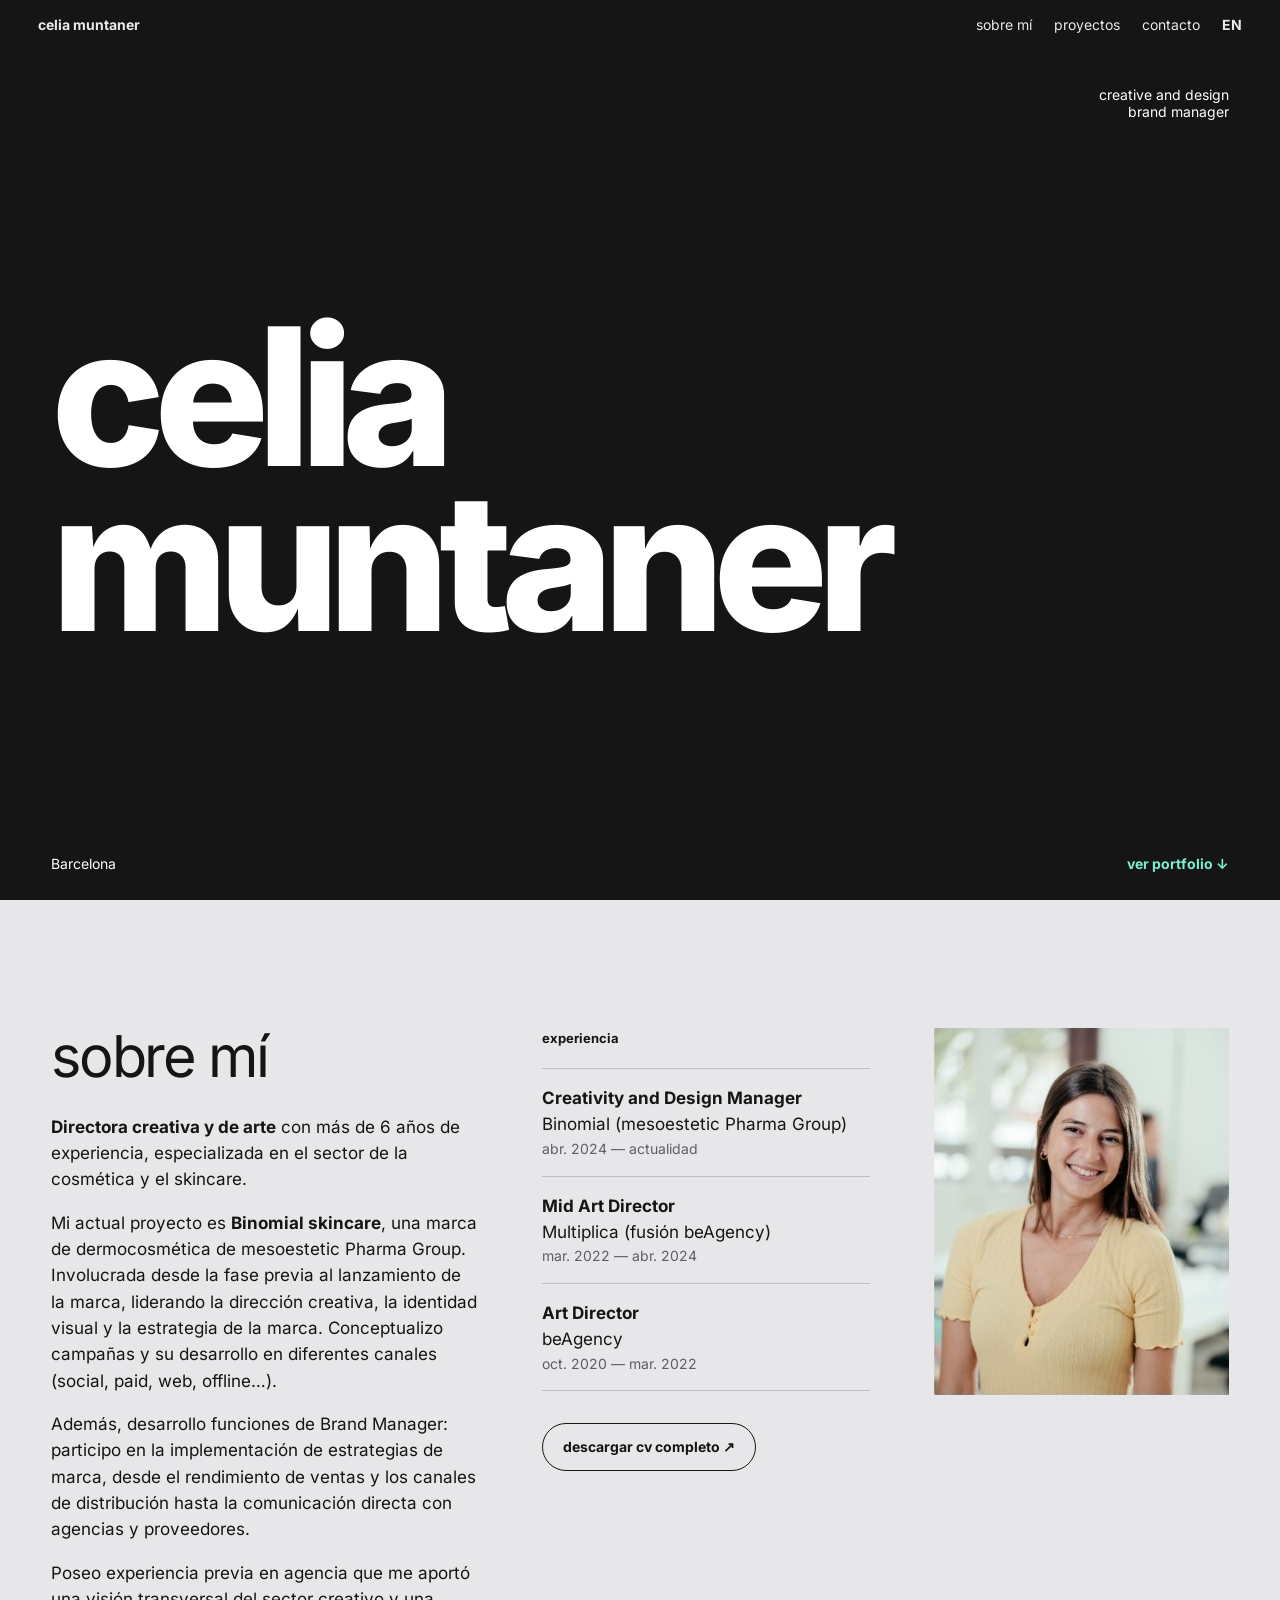
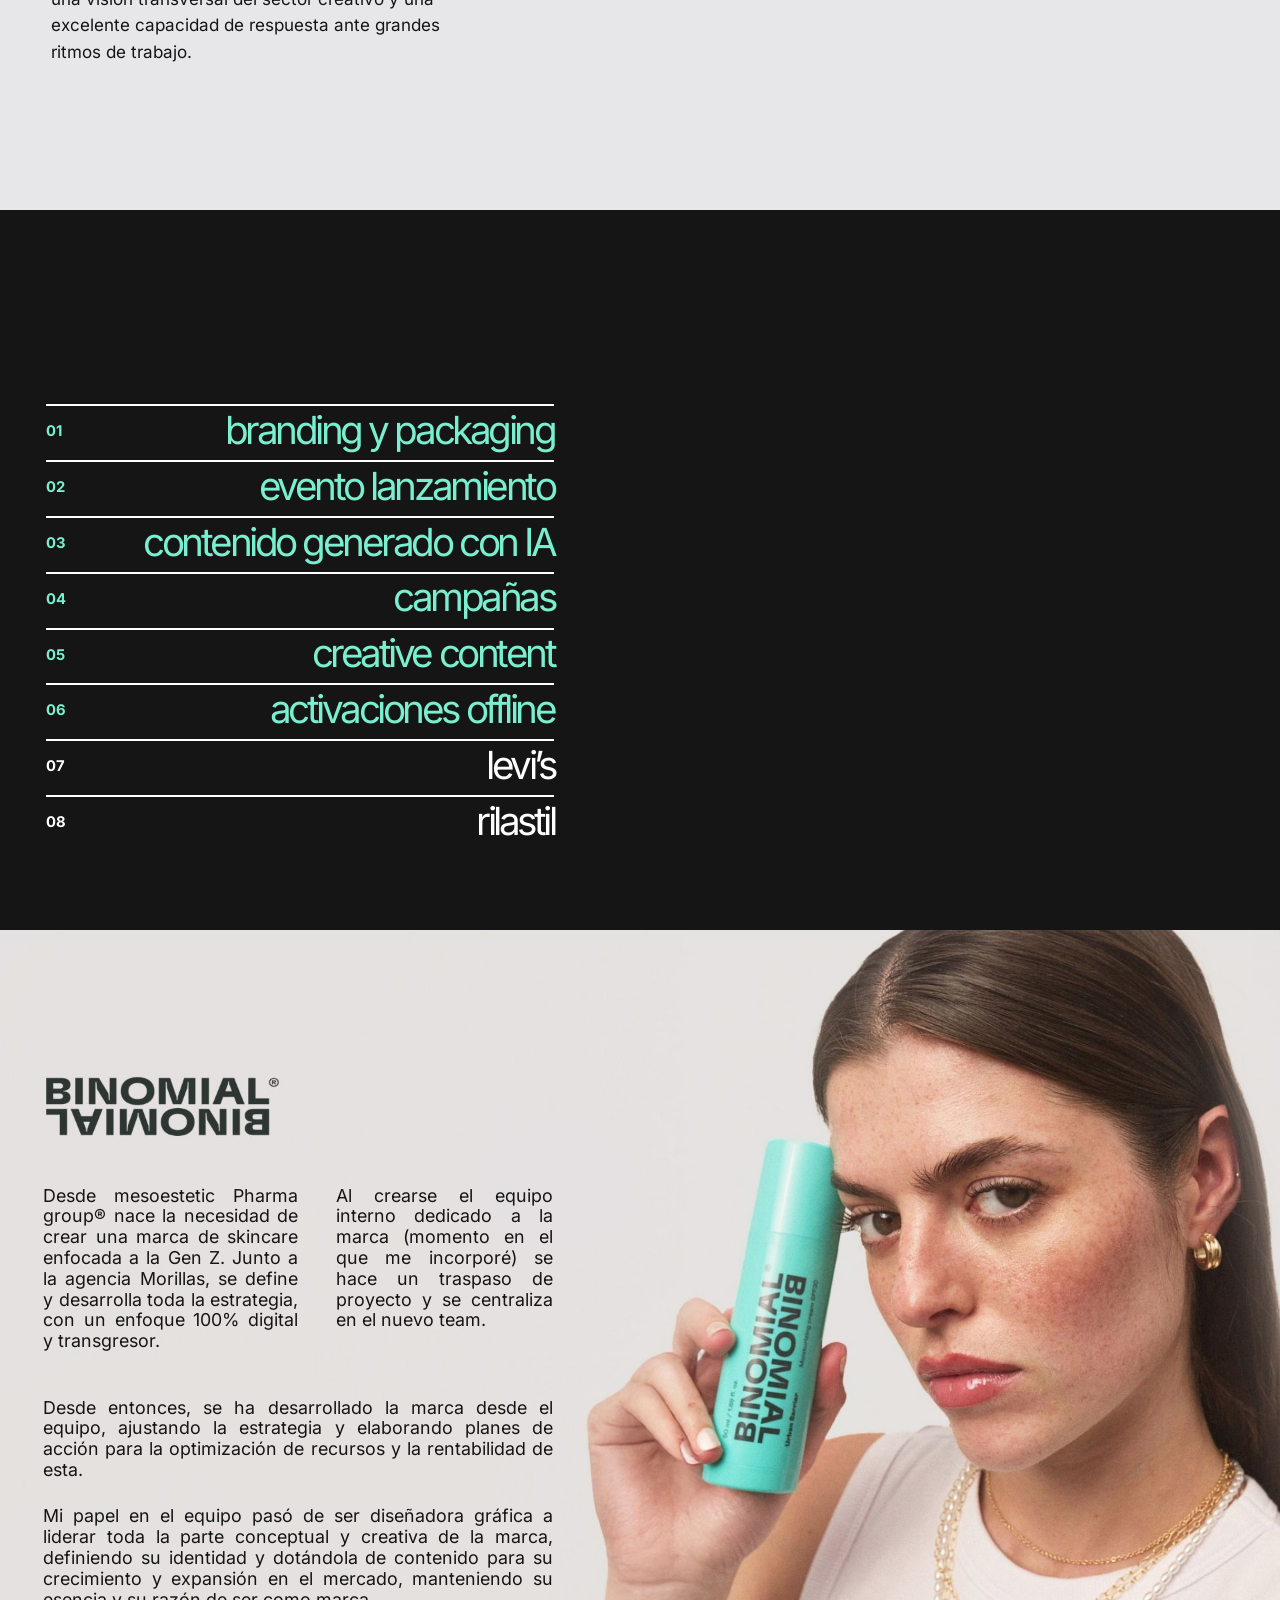
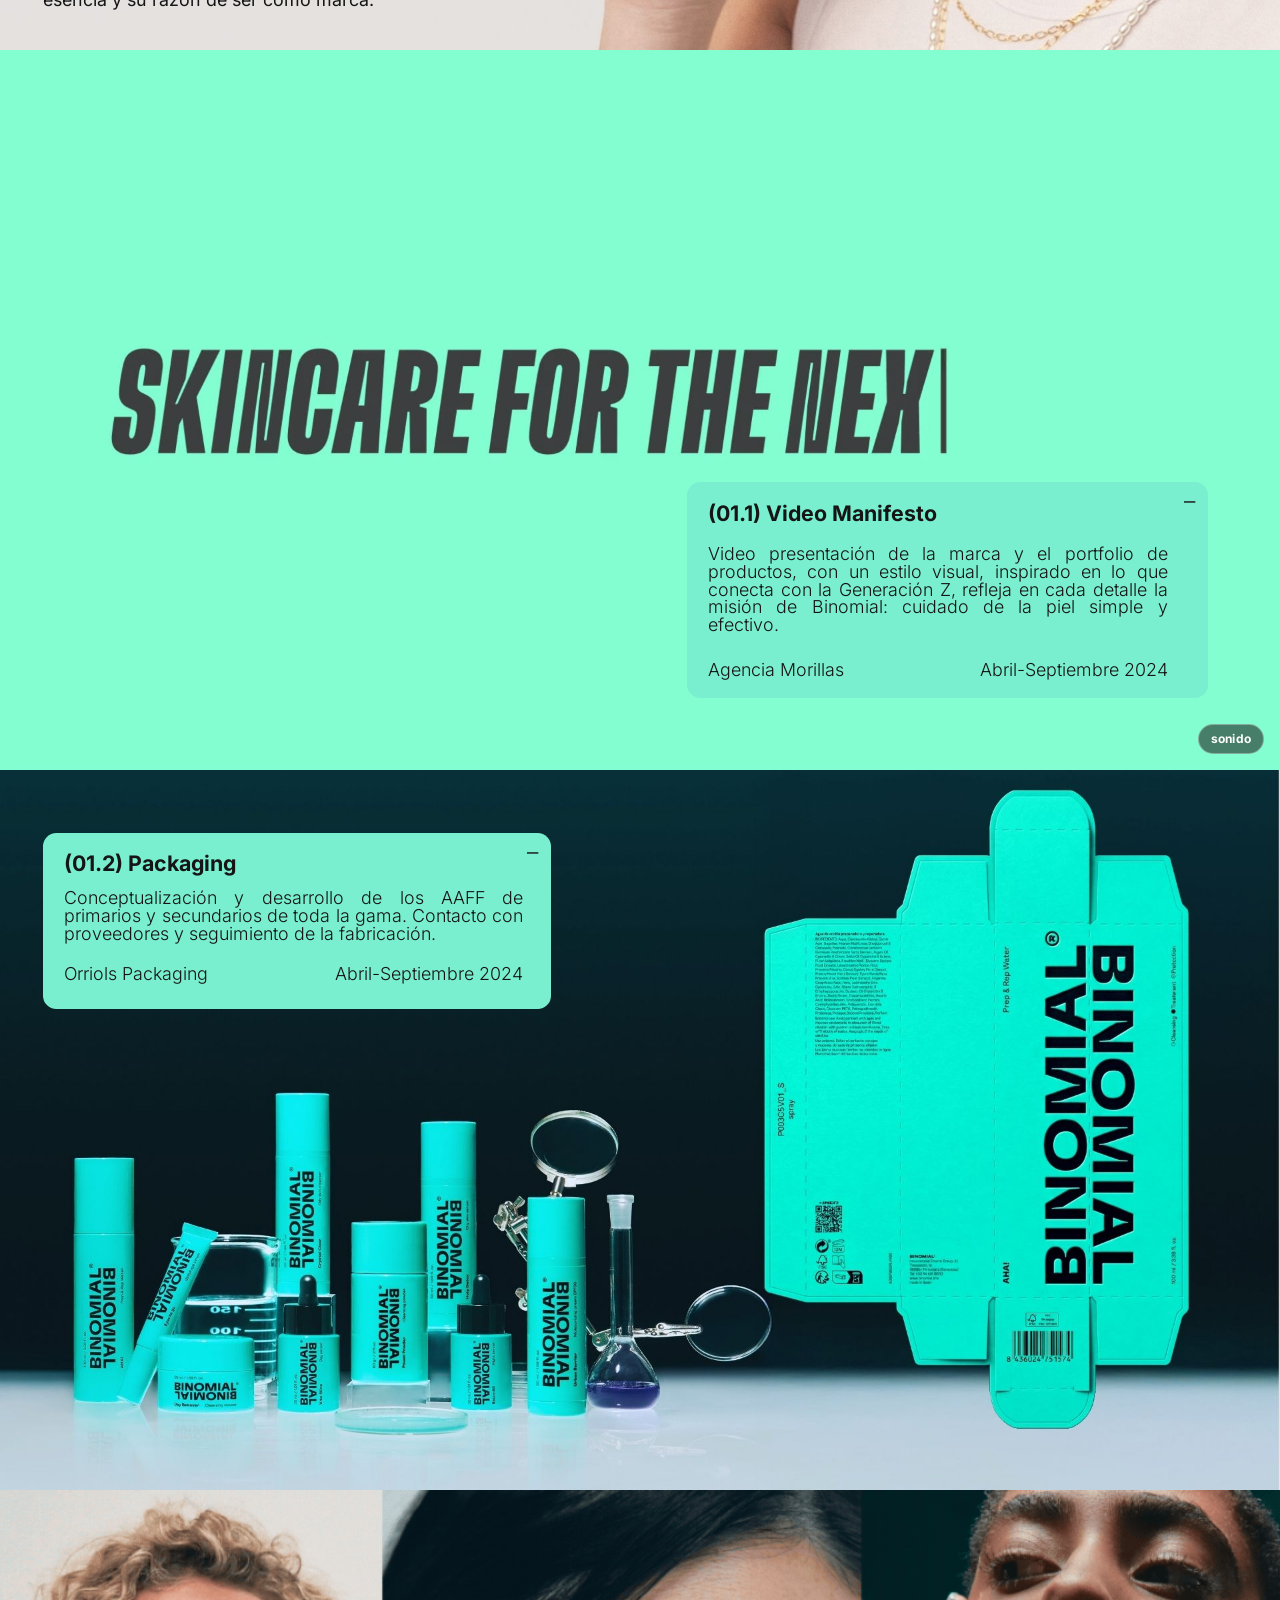
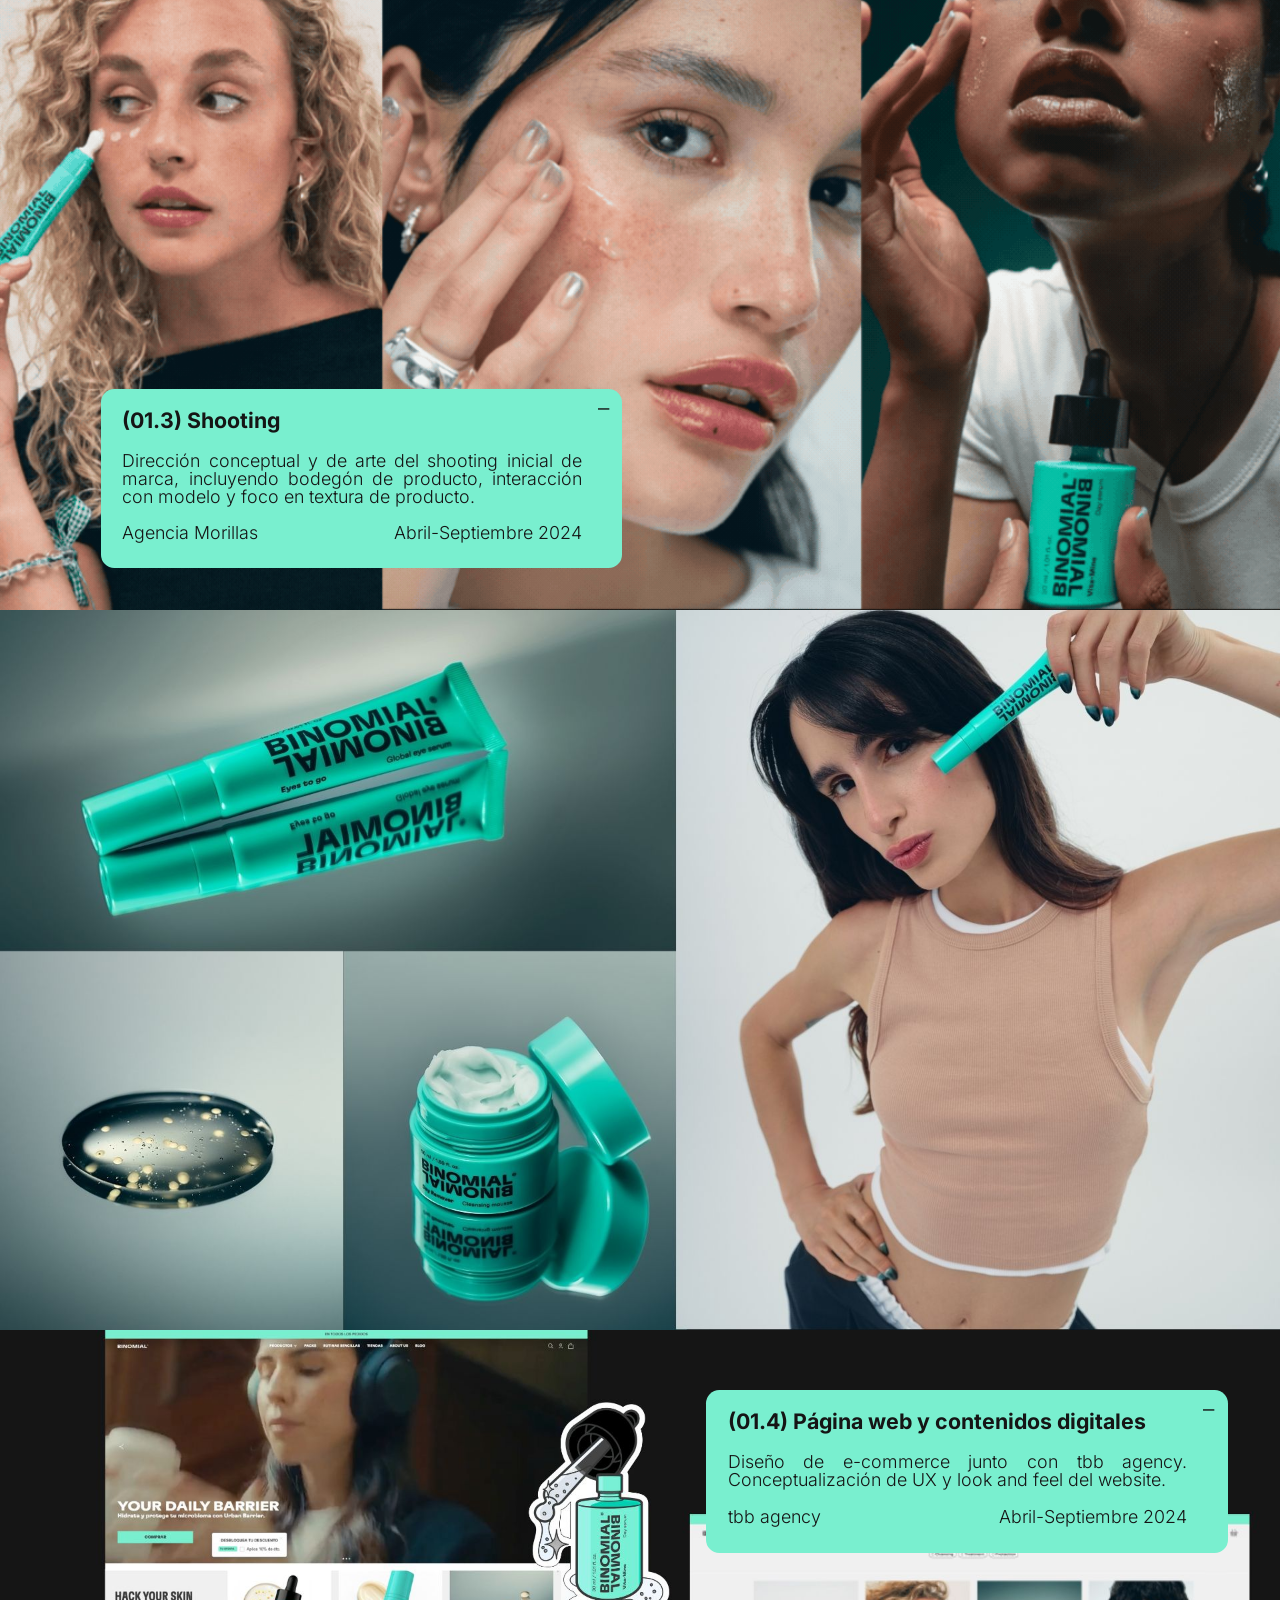
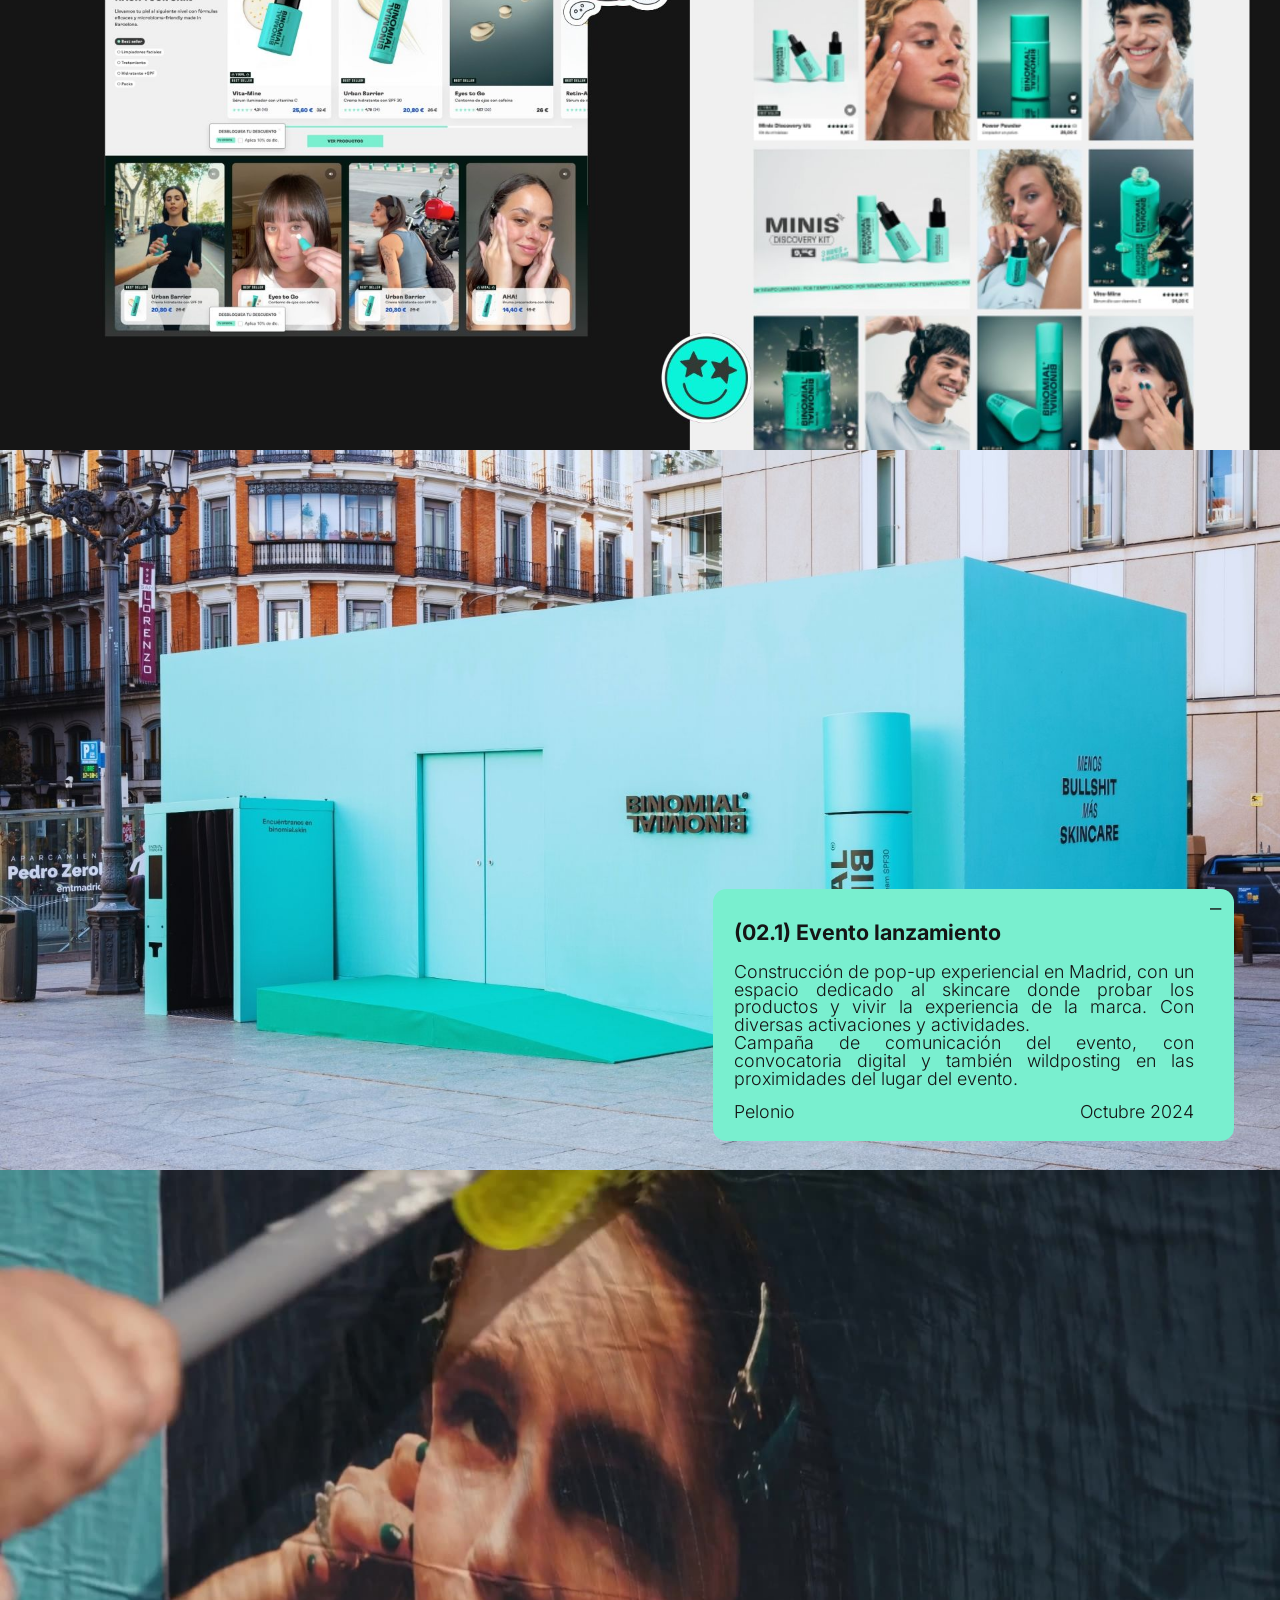
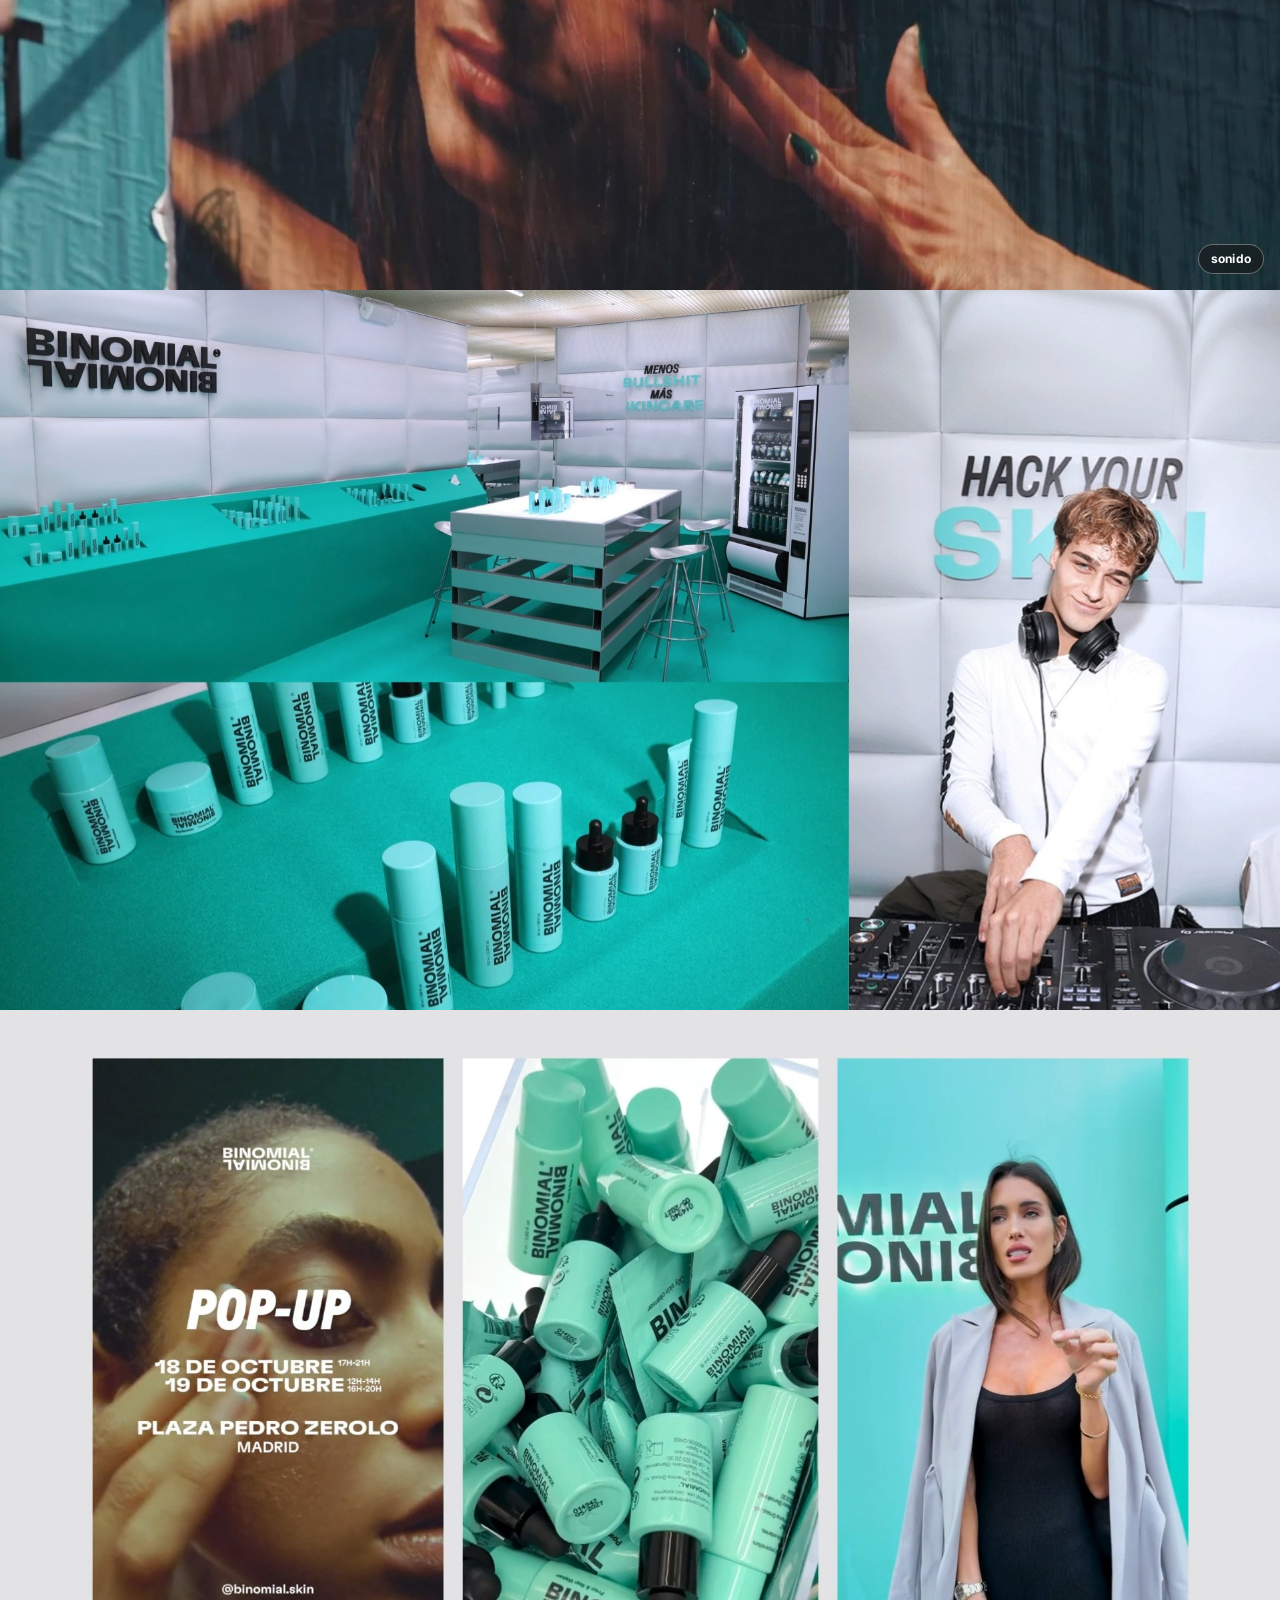
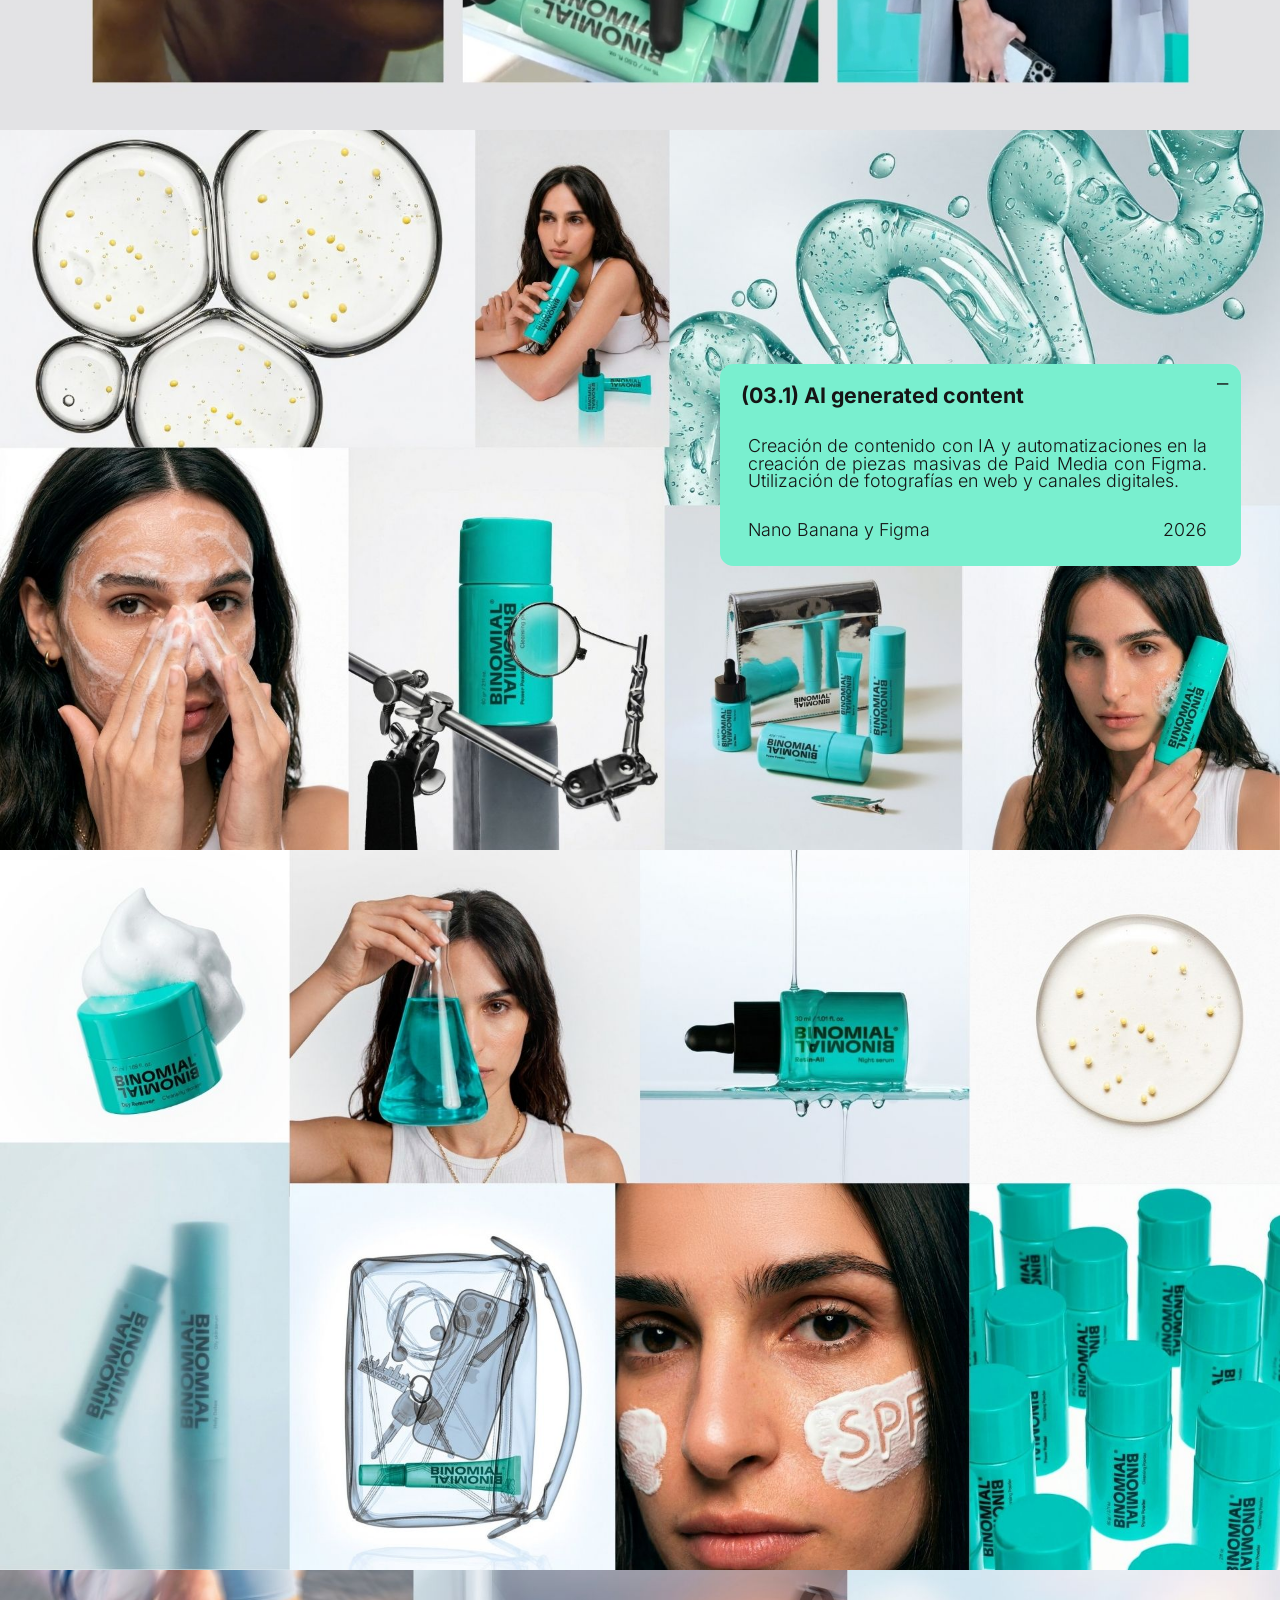
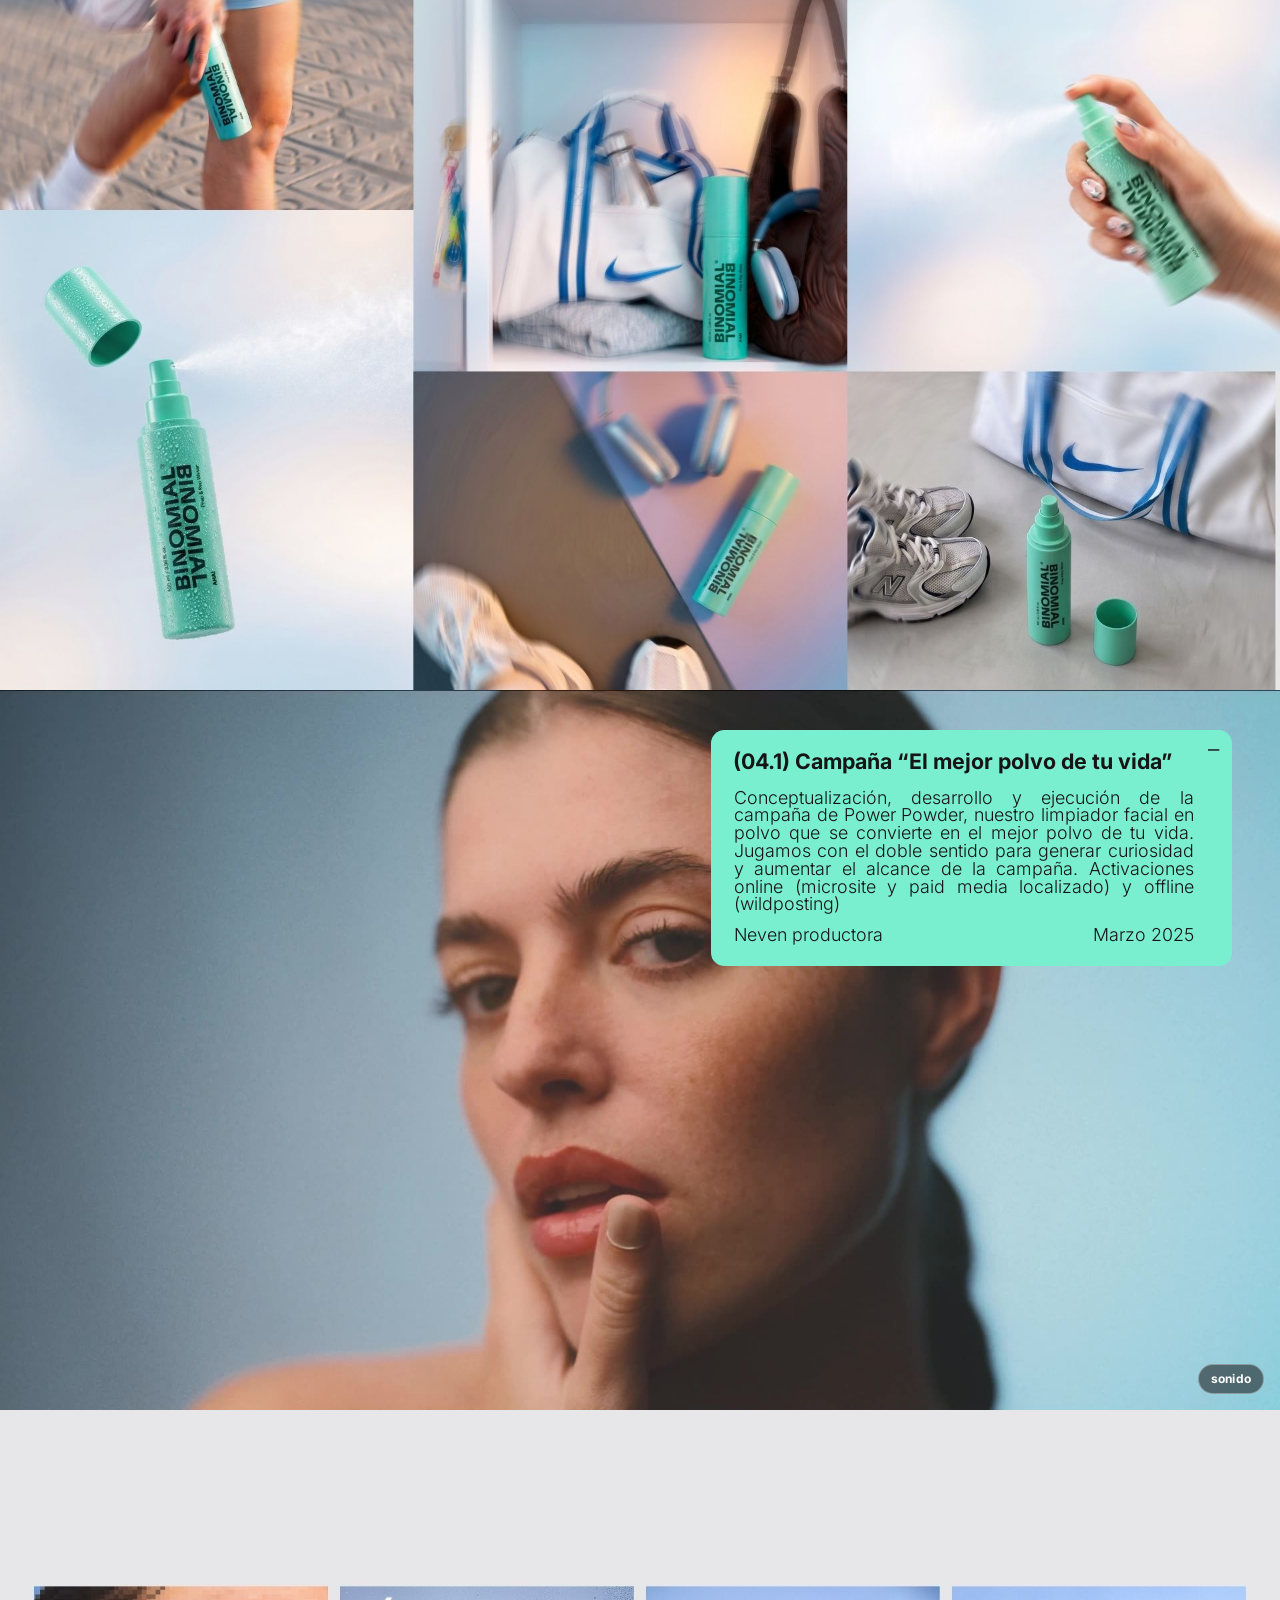
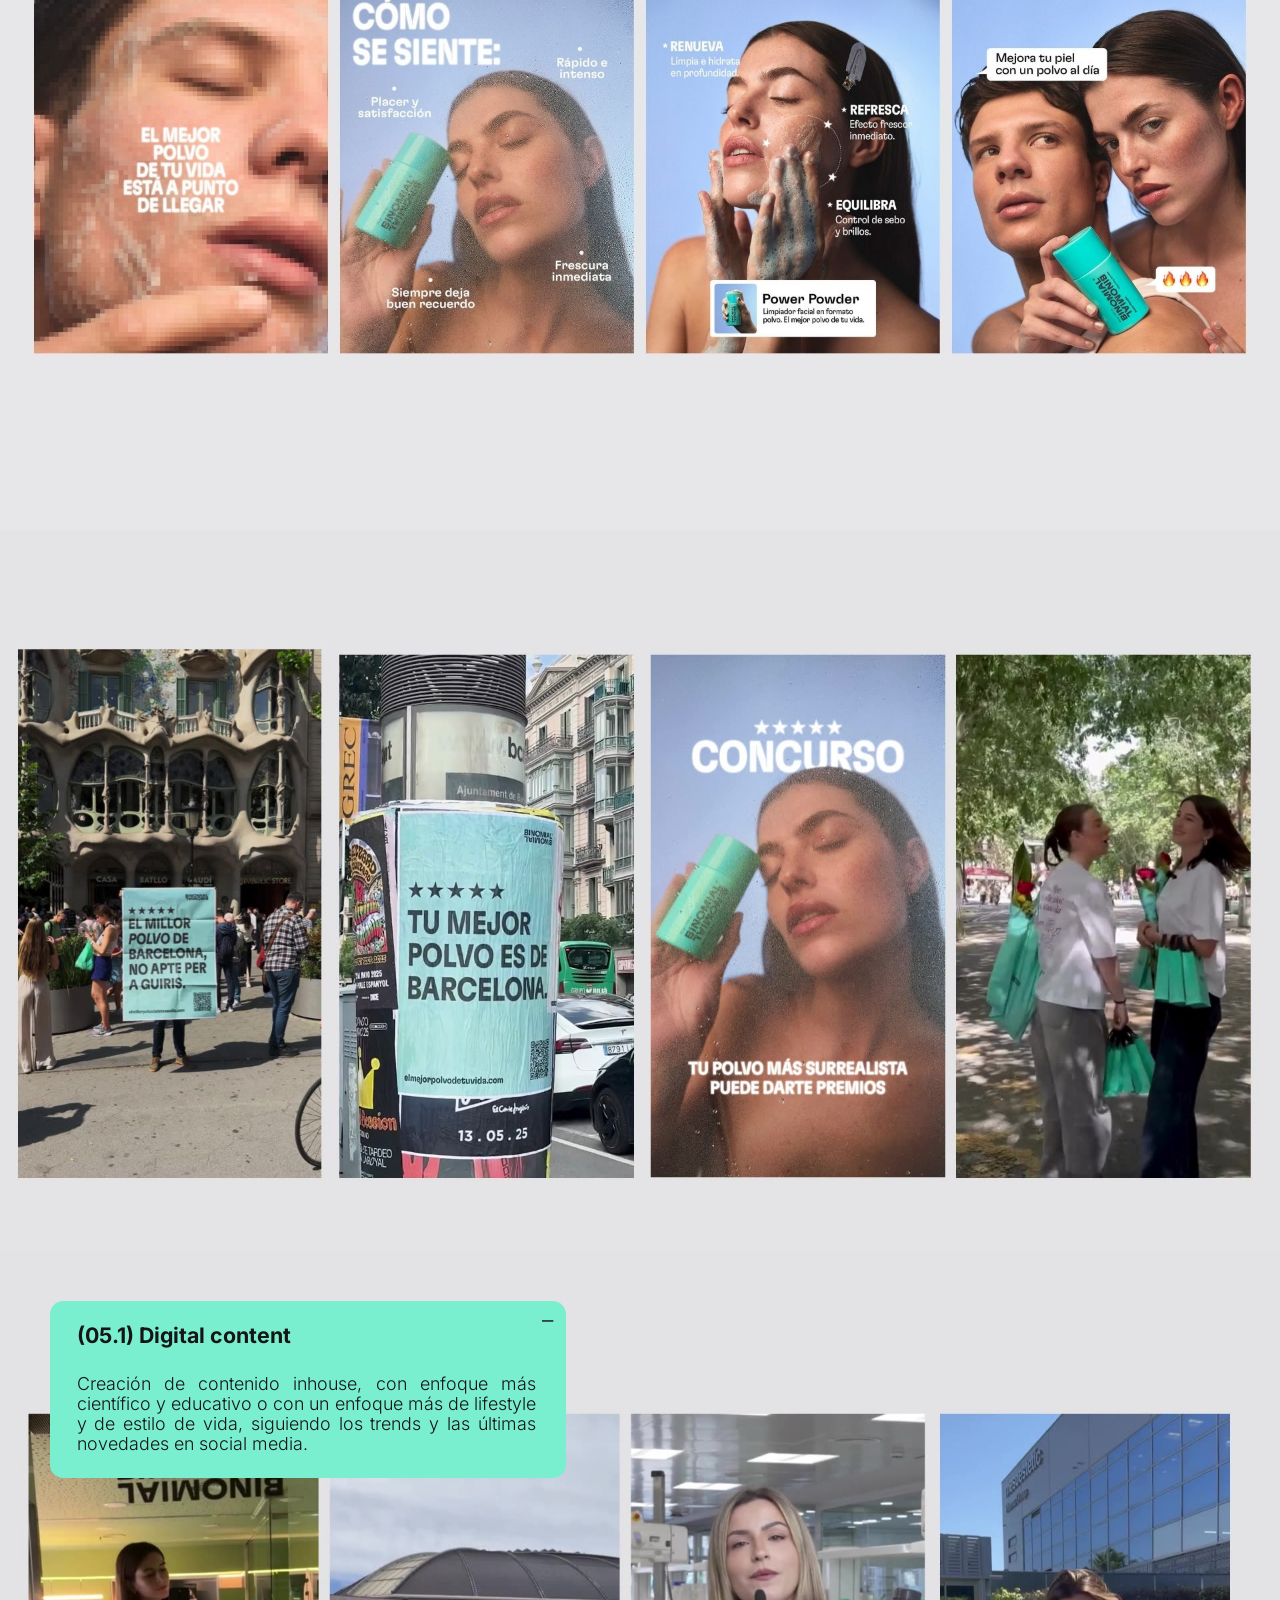
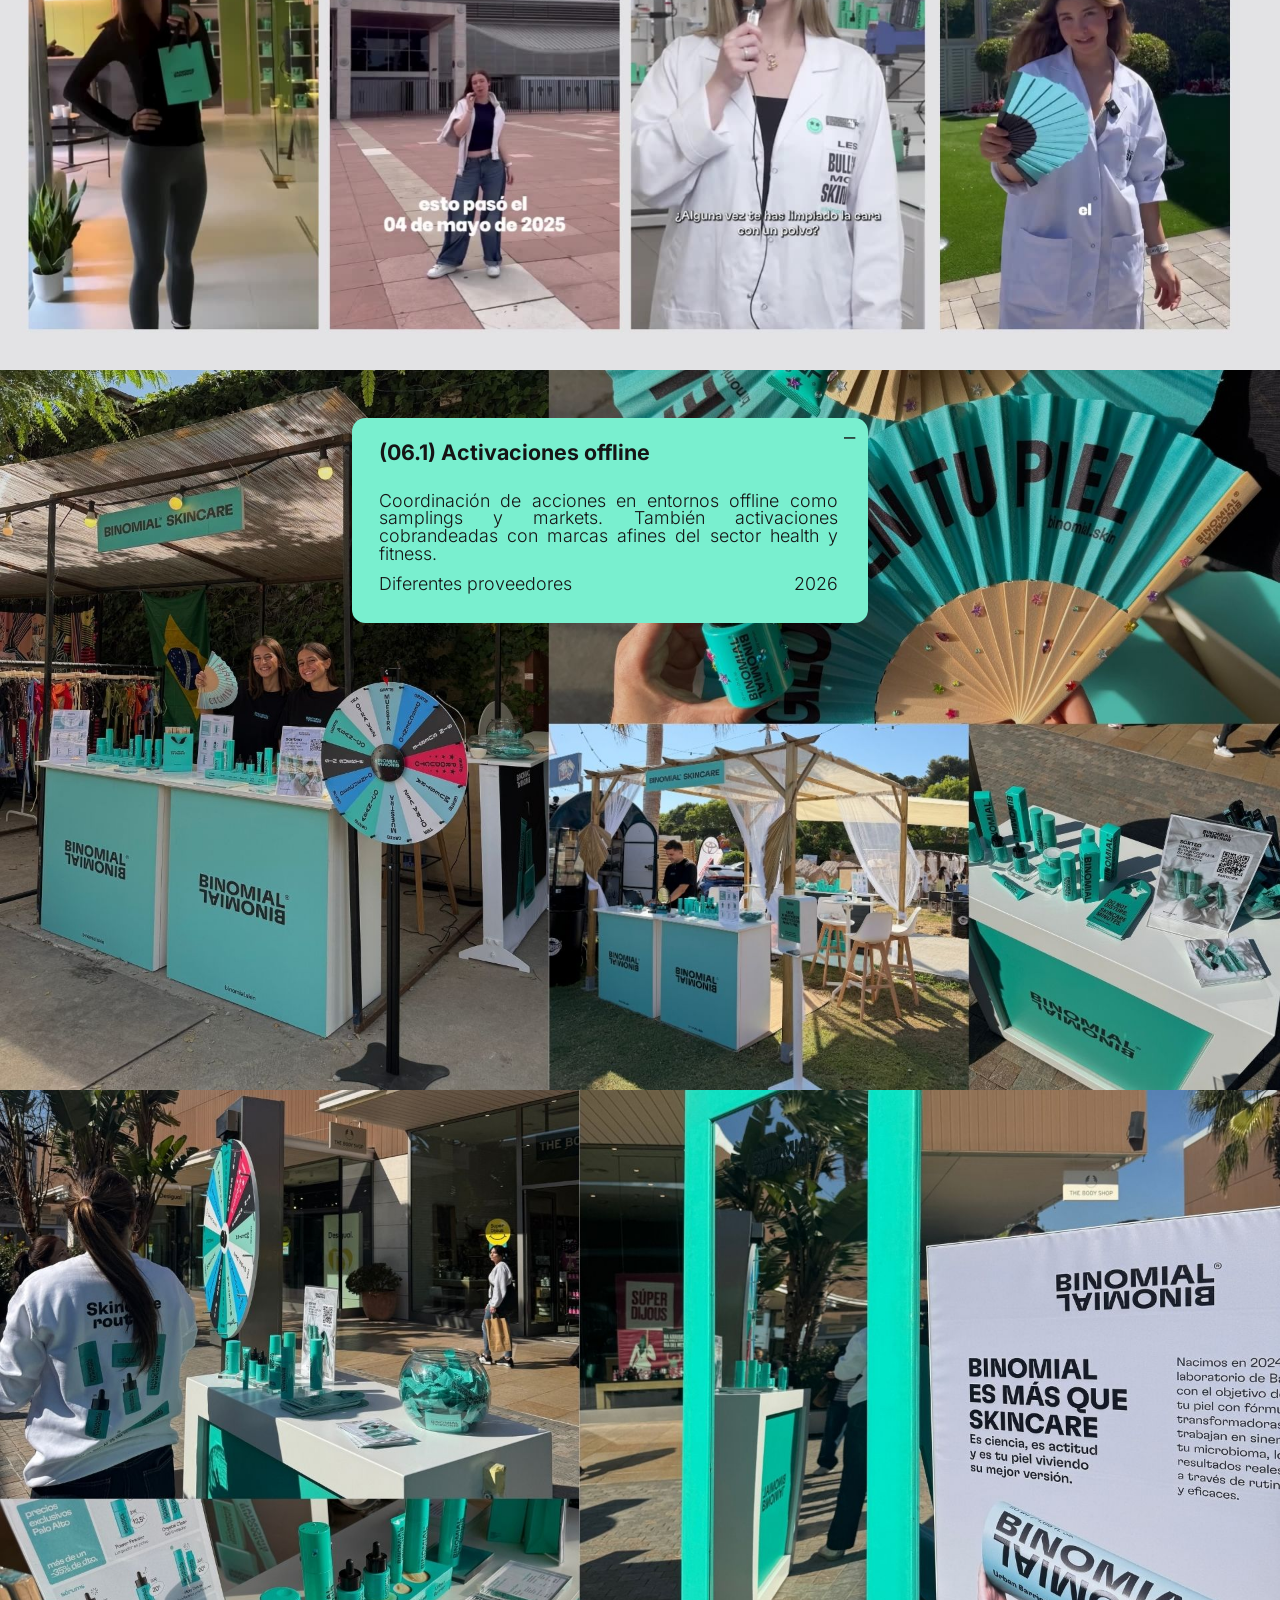
<file: index.html>
<!doctype html>
<html lang="es">
<head>
<meta charset="utf-8">
<meta name="viewport" content="width=device-width, initial-scale=1">
<title>celia muntaner — portfolio</title>
<meta name="description" content="Portfolio de Celia Muntaner, directora creativa y de arte especializada en branding de cosmética y skincare. Barcelona.">
<link rel="canonical" href="https://carero2.github.io/celia-portfolio/">
<link rel="alternate" hreflang="es" href="https://carero2.github.io/celia-portfolio/">
<link rel="alternate" hreflang="en" href="https://carero2.github.io/celia-portfolio/en.html">
<meta property="og:type" content="website">
<meta property="og:site_name" content="celia muntaner">
<meta property="og:locale" content="es_ES">
<meta property="og:url" content="https://carero2.github.io/celia-portfolio/">
<meta property="og:title" content="celia muntaner — portfolio">
<meta property="og:description" content="Directora creativa y de arte especializada en branding de cosmética y skincare. Barcelona.">
<meta property="og:image" content="https://carero2.github.io/celia-portfolio/og-image.jpg">
<meta property="og:image:width" content="1200">
<meta property="og:image:height" content="630">
<meta property="og:image:alt" content="celia muntaner — directora creativa y de arte">
<meta name="twitter:card" content="summary_large_image">
<meta name="theme-color" content="#151515">
<link rel="icon" type="image/png" href="favicon.png">
<link rel="apple-touch-icon" href="favicon.png">
<style>
  @font-face{font-family:"Inter";font-style:normal;font-weight:300;font-display:swap;src:url(fonts/inter-latin-300-normal.woff2) format("woff2")}
  @font-face{font-family:"Inter";font-style:normal;font-weight:400;font-display:swap;src:url(fonts/inter-latin-400-normal.woff2) format("woff2")}
  @font-face{font-family:"Inter";font-style:normal;font-weight:700;font-display:swap;src:url(fonts/inter-latin-700-normal.woff2) format("woff2")}
  @font-face{font-family:"Inter";font-style:normal;font-weight:800;font-display:swap;src:url(fonts/inter-latin-800-normal.woff2) format("woff2")}
    :root { --ink:#151515; --font:"Inter","Helvetica Neue",Helvetica,Arial,sans-serif; }
  * { box-sizing:border-box; }
  html { scroll-behavior:smooth; }
  body { margin:0; background:#151515; font-family:var(--font); -webkit-font-smoothing:antialiased; }
  a { color:inherit; }
  b { font-weight:700; }

  /* one Canva page = one slide, 1920x1080 geometry scaled with container units */
  .slide { background:var(--bg); }
  .stage { position:relative; width:100%; aspect-ratio:16/9; margin:0 auto;
           overflow:hidden; container-type:inline-size; }
  .media, .layer { position:absolute; inset:0; container-type:inline-size; }
  .layer { pointer-events:none; }
  .layer > * { pointer-events:auto; }
  .bgm { position:absolute; inset:0; width:100%; height:100%; object-fit:cover; display:block; }
  .embed { position:absolute; }
  .embed iframe { width:100%; height:100%; border:0; display:block; }

  .t { position:absolute; margin:0; font-size:calc(var(--fs) * 1cqw / 19.2);
       hyphens:manual; overflow-wrap:normal; white-space:normal; }
  .t a { text-underline-offset:.15em; }
  .c-title, .c-meta, .exp, .hf, .big, .h-name, .contact2 { white-space:nowrap; }
  .card { position:absolute; border-radius:calc(20cqw / 19.2); }

  /* slide 3 — index */
  .row { position:absolute; left:calc(68.84cqw / 19.2); width:calc(762.42cqw / 19.2); height:calc(83.5cqw / 19.2);
         border-top:calc(3cqw / 19.2) solid #fff; text-decoration:none; display:block; }
  .rn { position:absolute; left:0; font-size:calc(22.158cqw / 19.2); font-weight:700; line-height:1.04; letter-spacing:-.025em;
        margin-top:calc(-3cqw / 19.2); }
  .rl { position:absolute; left:calc(67.69cqw / 19.2); width:calc(694.73cqw / 19.2); text-align:right;
        font-size:calc(58.033cqw / 19.2); font-weight:400; line-height:1.04; letter-spacing:-.09em; margin-top:calc(-3cqw / 19.2); }
  a.row .rl { transition:opacity .2s; }
  a.row:hover .rl { opacity:.7; }

  /* sound toggle for the videos that have audio */
  .snd { position:absolute; right:calc(24cqw / 19.2); bottom:calc(24cqw / 19.2); z-index:3;
         font:600 12px/1 var(--font); letter-spacing:.02em; color:#fff; background:rgba(21,21,21,.55);
         border:1px solid rgba(255,255,255,.35); border-radius:999px; padding:8px 12px; cursor:pointer;
         backdrop-filter:blur(6px); }
  .snd .off { display:none; }
  .snd[aria-pressed="true"] .on { display:none; }
  .snd[aria-pressed="true"] .off { display:inline; }
  .snd:focus-visible { outline:2px solid #79efcf; outline-offset:2px; }


  /* site header + footer */
  .site-head { position:fixed; inset:0 0 auto 0; z-index:20; display:flex; justify-content:space-between; align-items:center;
               padding:16px clamp(16px,3vw,40px); color:#fff; mix-blend-mode:difference; font-size:14px; font-weight:700; }
  .site-head a { text-decoration:none; }
  .site-head nav { display:flex; gap:22px; font-weight:400; }
  .site-head .lang { font-weight:700; }
  .site-head nav a:hover { text-decoration:underline; text-underline-offset:4px; }
  .site-foot { display:flex; justify-content:space-between; gap:16px; flex-wrap:wrap; padding:22px clamp(16px,3vw,40px);
               background:#151515; color:#9a9a9a; font-size:13px; border-top:1px solid rgba(255,255,255,.15); }
  .site-foot a { text-decoration:none; } .site-foot a:hover { color:#79efcf; }
  html { scroll-padding-top:0; }

  /* minimise text cards: only a "+" remains, moved to the slide corner */
  .fold { position:absolute; left:var(--ox); top:var(--oy); width:calc(32cqw / 19.2); height:calc(32cqw / 19.2); min-width:20px; min-height:20px;
          padding:0; border:0; background:none; color:var(--fc); cursor:pointer; z-index:5; font:300 calc(34cqw / 19.2)/1 var(--font);
          display:grid; place-items:center; }
  .fold::before { content:"–"; }
  .fold.min::before { content:"+"; }
  .fold.min { color:#fff; text-shadow:0 0 6px rgba(0,0,0,.55); font-size:max(22px, calc(44cqw / 19.2)); }
  .fold.min.c-tl { left:calc(24cqw / 19.2); top:calc(20cqw / 19.2); }
  .fold.min.c-tr { left:auto; right:calc(24cqw / 19.2); top:calc(20cqw / 19.2); }
  .fold.min.c-bl { left:calc(24cqw / 19.2); top:auto; bottom:calc(20cqw / 19.2); }
  .fold.min.c-br { left:auto; right:calc(24cqw / 19.2); top:auto; bottom:calc(20cqw / 19.2); }
  .card { transition:opacity .25s; }
  .card.is-min { opacity:0; pointer-events:none; }
  .fold:focus-visible { outline:2px solid #79efcf; outline-offset:2px; }

  /* fullscreen */
  .fsb { position:absolute; left:calc(24cqw / 19.2); bottom:calc(24cqw / 19.2); z-index:4; width:34px; height:34px; border-radius:50%;
         border:1px solid rgba(255,255,255,.45); background:rgba(21,21,21,.45); cursor:pointer; opacity:0; transition:opacity .2s;
         background-image:url("data:image/svg+xml,%3Csvg xmlns='http://www.w3.org/2000/svg' viewBox='0 0 24 24' fill='none' stroke='white' stroke-width='2'%3E%3Cpath d='M4 9V4h5M20 9V4h-5M4 15v5h5M20 15v5h-5'/%3E%3C/svg%3E");
         background-size:16px; background-repeat:no-repeat; background-position:center; }
  .slide:hover .fsb, .fsb:focus-visible { opacity:1; }
  .slide:fullscreen { display:flex; align-items:center; justify-content:center; background:var(--bg); }
  .slide:fullscreen .stage { width:min(100vw, calc(100vh * 16 / 9)); }


  /* ---- restored website top / about / contact (first version) ---- */
  .wrap { max-width:1440px; margin:0 auto; padding:0 clamp(16px,4vw,56px); }
  .label { font-size:13px; font-weight:600; margin:0 0 20px; }
  .h2 { font-size:clamp(34px,4.5vw,60px); font-weight:500; letter-spacing:-.04em; line-height:1; margin:0 0 28px; }
  .btn { display:inline-block; margin-top:12px; padding:12px 20px; border:1px solid currentColor; border-radius:999px;
         font-size:14px; font-weight:600; text-decoration:none; transition:background .2s,color .2s; }
  .btn:hover { background:#151515; color:#e7e7e9; }
  .hero { min-height:100svh; display:flex; flex-direction:column; justify-content:center; position:relative;
          padding:90px clamp(16px,4vw,56px) 32px; background:#151515; color:#fff; }
  .hero__role { position:absolute; top:86px; right:clamp(16px,4vw,56px); text-align:right; font-size:14px; margin:0; }
  .hero__title { font-size:clamp(64px,15vw,240px); font-weight:800; letter-spacing:-.06em; line-height:.86; margin:0; }
  .hero__foot { position:absolute; left:clamp(16px,4vw,56px); right:clamp(16px,4vw,56px); bottom:28px;
                display:flex; justify-content:space-between; font-size:14px; }
  .hero__cta { color:#79efcf; text-decoration:none; font-weight:600; }
  .about { padding:clamp(72px,10vw,140px) 0; background:#e7e7e9; color:#151515; font-size:17px; line-height:1.55; }
  .about p { margin:0 0 1em; }
  .about__grid { display:grid; gap:clamp(32px,5vw,72px); grid-template-columns:1.3fr 1fr .9fr; align-items:start; }
  .about__bio p { max-width:58ch; }
  .exp-list { list-style:none; padding:0; margin:0 0 20px; }
  .exp-list li { display:grid; padding:16px 0; border-top:1px solid rgba(0,0,0,.18); }
  .exp-list li:last-child { border-bottom:1px solid rgba(0,0,0,.18); }
  .exp-list .r { font-weight:700; } .exp-list .d { color:#5f5f63; font-size:14px; }
  .about__photo { margin:0; aspect-ratio:391.47/487.23; width:100%; background:#cfcfd2 url("images/2.jpg") no-repeat;
                  background-size:490.46% auto; background-position:92.94% 43.03%; }
  .contact { padding:clamp(96px,14vw,200px) 0; text-align:center; background:#151515; color:#fff; }
  .contact .label { color:#9a9a9a; }
  .contact__mail { display:inline-block; font-size:clamp(28px,7vw,104px); font-weight:800; letter-spacing:-.05em; line-height:1;
                   text-decoration:none; word-break:break-word; }
  .contact__mail:hover { color:#79efcf; }
  .contact__links { margin-top:36px; display:flex; gap:28px; justify-content:center; flex-wrap:wrap; font-size:15px; }
  .contact__links a { text-decoration:none; } .contact__links a:hover { color:#79efcf; }
  @media (max-width:1000px) { .about__grid { grid-template-columns:1fr 1fr; } .about__bio { grid-column:1/-1; } }
  @media (max-width:640px) { .about__grid { grid-template-columns:1fr; } .about__photo { max-width:360px; }
                             .hero__role { top:70px; } .site-head .home { display:none; } }

  /* back to top */
  .to-top { position:fixed; right:clamp(14px,2vw,28px); bottom:clamp(14px,2vw,28px); z-index:30; width:40px; height:40px;
            border-radius:50%; border:1px solid rgba(255,255,255,.4); background:rgba(21,21,21,.6); color:#fff; cursor:pointer;
            display:grid; place-items:center; font:400 18px/1 var(--font); backdrop-filter:blur(6px);
            opacity:0; transform:translateY(8px); pointer-events:none; transition:opacity .25s, transform .25s; }
  .to-top.show { opacity:1; transform:none; pointer-events:auto; }
  .to-top:hover { background:#79efcf; color:#151515; border-color:#79efcf; }

  /* phones: keep each slide's media exactly as in Canva, text flows below it at a readable size */
  @media (max-width: 700px) {
    .stage { width:100%; aspect-ratio:auto; overflow:visible; }
    .media { position:relative; inset:auto; aspect-ratio:16/9; overflow:hidden; }
    .k-none .media { display:none; }
    .layer { position:relative; inset:auto; padding:20px 16px 28px; display:flex; flex-direction:column; gap:10px; }
    .k-none .layer { padding:32px 16px 36px; min-height:auto; }
    .t { position:static; width:auto !important; font-size:max(13px, calc(var(--fs) * .56px)); }
    .t.big { font-size:15vw; margin:24px 0; }
    .t.big-mail { font-size:7.4vw; }
    .t.h-name { font-size:36px; }
    .t.bio, .layer > .t[style*="justify"] { text-align:left !important; }
    .c-title, .exp, .hf, .h-name { white-space:normal; }
    .t.star { display:none; }
    .card { position:static; width:auto !important; height:auto !important; border-radius:12px;
            padding:18px 18px 16px; display:flex; flex-wrap:wrap; gap:10px 0; }
    .card .t { width:100% !important; }
    .card .c-desc { text-align:left !important; }
    .card .c-meta { width:50% !important; }
    .snd { right:10px; bottom:10px; }
    .fold, .fsb { display:none; }
    .card.is-min { opacity:1; pointer-events:auto; }
    .site-head { font-size:13px; } .site-head nav { gap:14px; }
    .row { position:static; width:auto; height:auto; display:flex; justify-content:space-between; align-items:baseline;
           gap:12px; padding:8px 0; border-top-width:2px; }
    .rn, .rl { position:static; margin:0; width:auto; }
    .rn { font-size:12px; }
    .rl { font-size:clamp(22px, 7.5vw, 34px); }
    .has-mcrop .media { aspect-ratio:calc(var(--mc-w) / var(--mc-h)); width:58%; margin:24px auto 0; }
    .has-mcrop .bgm { inset:auto; width:calc(1920 / var(--mc-w) * 100%); height:auto; max-width:none;
                      left:calc(var(--mc-x) / var(--mc-w) * -100%); top:calc(var(--mc-y) / var(--mc-h) * -100%); object-fit:fill; }
  }
</style>
</head>
<body>
<header class="site-head"><a class="home" href="#top">celia muntaner</a><nav aria-label="Principal"><a href="#sobre-mi">sobre mí</a><a href="#s3">proyectos</a><a href="#contacto">contacto</a><a class="lang" href="en.html" lang="en">EN</a></nav></header>
<main id="top">
<section class="hero">
  <p class="hero__role">creative and design<br>brand manager</p>
  <h1 class="hero__title">celia<br>muntaner</h1>
  <div class="hero__foot"><span>Barcelona</span><a href="#s3" class="hero__cta">ver portfolio ↓</a></div>
</section>
<section id="sobre-mi" class="about">
  <div class="wrap about__grid">
    <div class="about__bio">
      <h2 class="h2">sobre mí</h2>
      <p><strong>Directora creativa y de arte</strong> con más de 6 años de experiencia, especializada en el sector de la cosmética y el skincare.</p>
      <p>Mi actual proyecto es <strong>Binomial skincare</strong>, una marca de dermocosmética de mesoestetic Pharma Group. Involucrada desde la fase previa al lanzamiento de la marca, liderando la dirección creativa, la identidad visual y la estrategia de la marca. Conceptualizo campañas y su desarrollo en diferentes canales (social, paid, web, offline…).</p>
      <p>Además, desarrollo funciones de Brand Manager: participo en la implementación de estrategias de marca, desde el rendimiento de ventas y los canales de distribución hasta la comunicación directa con agencias y proveedores.</p>
      <p>Poseo experiencia previa en agencia que me aportó una visión transversal del sector creativo y una excelente capacidad de respuesta ante grandes ritmos de trabajo.</p>
    </div>
    <div>
      <h3 class="label">experiencia</h3>
      <ol class="exp-list">
        <li><span class="r">Creativity and Design Manager</span><span>Binomial (mesoestetic Pharma Group)</span><span class="d">abr. 2024 — actualidad</span></li>
        <li><span class="r">Mid Art Director</span><span>Multiplica (fusión beAgency)</span><span class="d">mar. 2022 — abr. 2024</span></li>
        <li><span class="r">Art Director</span><span>beAgency</span><span class="d">oct. 2020 — mar. 2022</span></li>
      </ol>
      <a class="btn" href="celia-muntaner-cv.pdf" target="_blank" rel="noopener">descargar cv completo ↗</a>
    </div>
    <figure class="about__photo" role="img" aria-label="Retrato de Celia Muntaner"></figure>
  </div>
</section>
<section class="slide k-none" id="s3" style="--bg:#151515" aria-label="Diapositiva 3"><div class="stage"><div class="media"></div><div class="layer"><a href="#s4" class="row" style="top:15.1927cqw"><span class="rn" style="top:1.5646cqw;color:#79efcf">01</span><span class="rl" style="top:0.4464cqw;color:#79efcf">branding y packaging</span></a><a href="#s10" class="row" style="top:19.5427cqw"><span class="rn" style="top:1.5646cqw;color:#79efcf">02</span><span class="rl" style="top:0.4464cqw;color:#79efcf">evento lanzamiento</span></a><a href="#s14" class="row" style="top:23.8927cqw"><span class="rn" style="top:1.5646cqw;color:#79efcf">03</span><span class="rl" style="top:0.4464cqw;color:#79efcf">contenido generado con IA</span></a><a href="#s17" class="row" style="top:28.2427cqw"><span class="rn" style="top:1.5646cqw;color:#79efcf">04</span><span class="rl" style="top:0.4464cqw;color:#79efcf">campañas</span></a><a href="#s20" class="row" style="top:32.6177cqw"><span class="rn" style="top:1.5641cqw;color:#79efcf">05</span><span class="rl" style="top:0.4464cqw;color:#79efcf">creative content</span></a><a href="#s21" class="row" style="top:36.9849cqw"><span class="rn" style="top:1.5646cqw;color:#79efcf">06</span><span class="rl" style="top:0.4464cqw;color:#79efcf">activaciones offline</span></a><a href="#s23" class="row" style="top:41.3526cqw"><span class="rn" style="top:1.5641cqw;color:#fff">07</span><span class="rl" style="top:0.4464cqw;color:#fff">levi’s</span></a><a href="#s25" class="row" style="top:45.7198cqw"><span class="rn" style="top:1.5646cqw;color:#fff">08</span><span class="rl" style="top:0.4464cqw;color:#fff">rilastil</span></a></div></div></section>
<section class="slide k-img" id="s4" style="--bg:#ffffff" aria-label="Diapositiva 4"><div class="stage"><div class="media"><img class="bgm" src="images/4.jpg" alt="Diapositiva 4" loading="lazy" decoding="async"></div><div class="layer"><p class="t " style="left:3.3661cqw;top:19.9677cqw;width:19.9198cqw;--fs:26.667;font-weight:400;text-align:justify;line-height:1.17;letter-spacing:0em;color:#151515">Desde mesoestetic Pharma group® nace la necesidad de crear una marca de skincare enfocada a la Gen Z. Junto a la agencia Morillas, se define y desarrolla toda la estrategia, con un enfoque 100% digital y transgresor.</p><p class="t " style="left:26.2260cqw;top:19.9677cqw;width:16.9802cqw;--fs:26.667;font-weight:400;text-align:justify;line-height:1.17;letter-spacing:0em;color:#151515">Al crearse el equipo interno dedicado a la marca (momento en el que me incorporé) se hace un traspaso de proyecto y se centraliza en el nuevo team.</p><p class="t " style="left:3.3661cqw;top:36.5385cqw;width:39.8396cqw;--fs:26.667;font-weight:400;text-align:justify;line-height:1.17;letter-spacing:0em;color:#151515">Desde entonces, se ha desarrollado la marca desde el equipo, ajustando la estrategia y elaborando planes de acción para la optimización de recursos y la rentabilidad de esta.</p><p class="t " style="left:3.3661cqw;top:45.0370cqw;width:39.8396cqw;--fs:26.667;font-weight:400;text-align:justify;line-height:1.17;letter-spacing:0em;color:#151515">Mi papel en el equipo pasó de ser diseñadora gráfica a liderar toda la parte conceptual y creativa de la marca, definiendo su identidad y dotándola de contenido para su crecimiento y expansión en el mercado, manteniendo su esencia y su razón de ser como marca.</p></div><button class="fsb" type="button" aria-label="Pantalla completa"></button></div></section>
<section class="slide k-video" id="s5" style="--bg:#151515" aria-label="Diapositiva 5"><div class="stage"><div class="media"><video class="bgm" src="media/5.mp4" poster="media/5-poster.jpg" muted loop playsinline preload="none"></video><button class="snd" type="button" aria-label="Activar sonido" aria-pressed="false"><span class="on">sonido</span><span class="off">silenciar</span></button></div><div class="layer"><div class="card" style="left:53.6615cqw;top:33.7500cqw;width:40.7135cqw;height:16.8750cqw;background:#79efcf"><p class="t c-title" style="left:1.6677cqw;top:1.6266cqw;width:20.4474cqw;--fs:32;font-weight:700;text-align:start;line-height:1;letter-spacing:0em;color:#151515">(01.1) Video Manifesto</p><p class="t c-desc" style="left:1.6677cqw;top:4.9208cqw;width:35.8885cqw;--fs:26.667;font-weight:300;text-align:justify;line-height:1;letter-spacing:0em;color:#151515">Video presentación de la marca y el portfolio de productos, con un estilo visual, inspirado en lo que conecta con la Generación Z, refleja en cada detalle la misión de Binomial: cuidado de la piel simple y efectivo.</p><p class="t c-meta" style="left:1.6677cqw;top:13.9734cqw;width:17.4370cqw;--fs:26.667;font-weight:300;text-align:justify;line-height:1;letter-spacing:0em;color:#151515">Agencia Morillas</p><p class="t c-meta c-meta-r" style="left:20.1193cqw;top:13.9734cqw;width:17.4370cqw;--fs:26.667;font-weight:300;text-align:end;line-height:1;letter-spacing:0em;color:#151515">Abril-Septiembre 2024</p></div><button class="fold c-br" type="button" aria-label="Minimizar texto" aria-expanded="true" style="--ox:92.0833cqw;--oy:34.3750cqw;--fc:#151515"></button></div><button class="fsb" type="button" aria-label="Pantalla completa"></button></div></section>
<section class="slide k-img" id="s6" style="--bg:#e7e7e9" aria-label="Diapositiva 6"><div class="stage"><div class="media"><img class="bgm" src="images/6.jpg" alt="Diapositiva 6" loading="lazy" decoding="async"></div><div class="layer"><div class="card" style="left:3.3375cqw;top:4.8964cqw;width:39.7422cqw;height:13.7906cqw;background:#79efcf"><p class="t c-title" style="left:1.6672cqw;top:1.6260cqw;width:20.4474cqw;--fs:32;font-weight:700;text-align:start;line-height:1;letter-spacing:0em;color:#151515">(01.2) Packaging</p><p class="t c-desc" style="left:1.6672cqw;top:4.4068cqw;width:35.8885cqw;--fs:26.667;font-weight:300;text-align:justify;line-height:1;letter-spacing:0em;color:#151515">Conceptualización y desarrollo de los AAFF de primarios y secundarios de toda la gama. Contacto con proveedores y seguimiento de la fabricación.</p><p class="t c-meta" style="left:1.6672cqw;top:10.3406cqw;width:17.4370cqw;--fs:26.667;font-weight:300;text-align:justify;line-height:1;letter-spacing:0em;color:#151515">Orriols Packaging</p><p class="t c-meta c-meta-r" style="left:20.1188cqw;top:10.3406cqw;width:17.4370cqw;--fs:26.667;font-weight:300;text-align:end;line-height:1;letter-spacing:0em;color:#151515">Abril-Septiembre 2024</p></div><button class="fold c-tl" type="button" aria-label="Minimizar texto" aria-expanded="true" style="--ox:40.7880cqw;--oy:5.5214cqw;--fc:#151515"></button></div><button class="fsb" type="button" aria-label="Pantalla completa"></button></div></section>
<section class="slide k-img" id="s7" style="--bg:#151515" aria-label="Diapositiva 7"><div class="stage"><div class="media"><img class="bgm" src="media/7.gif" alt="Diapositiva 7" loading="lazy" decoding="async"></div><div class="layer"><div class="card" style="left:7.9005cqw;top:38.9932cqw;width:40.7135cqw;height:13.9964cqw;background:#79efcf"><p class="t c-title" style="left:1.6677cqw;top:1.6266cqw;width:20.4474cqw;--fs:32;font-weight:700;text-align:start;line-height:1;letter-spacing:0em;color:#151515">(01.3) Shooting</p><p class="t c-desc" style="left:1.6677cqw;top:4.9208cqw;width:35.8885cqw;--fs:26.667;font-weight:300;text-align:justify;line-height:1;letter-spacing:0em;color:#151515">Dirección conceptual y de arte del shooting inicial de marca, incluyendo bodegón de producto, interacción con modelo y foco en textura de producto.</p><p class="t c-meta" style="left:1.6677cqw;top:10.5630cqw;width:17.4370cqw;--fs:26.667;font-weight:300;text-align:justify;line-height:1;letter-spacing:0em;color:#151515">Agencia Morillas</p><p class="t c-meta c-meta-r" style="left:20.1193cqw;top:10.5630cqw;width:17.4370cqw;--fs:26.667;font-weight:300;text-align:end;line-height:1;letter-spacing:0em;color:#151515">Abril-Septiembre 2024</p></div><button class="fold c-bl" type="button" aria-label="Minimizar texto" aria-expanded="true" style="--ox:46.3224cqw;--oy:39.6182cqw;--fc:#151515"></button></div><button class="fsb" type="button" aria-label="Pantalla completa"></button></div></section>
<section class="slide k-img" id="s8" style="--bg:#151515" aria-label="Diapositiva 8"><div class="stage"><div class="media"><img class="bgm" src="images/8.jpg" alt="Diapositiva 8" loading="lazy" decoding="async"></div><div class="layer"></div><button class="fsb" type="button" aria-label="Pantalla completa"></button></div></section>
<section class="slide k-img" id="s9" style="--bg:#151515" aria-label="Diapositiva 9"><div class="stage"><div class="media"><img class="bgm" src="images/9.jpg" alt="Diapositiva 9" loading="lazy" decoding="async"></div><div class="layer"><div class="card" style="left:55.1917cqw;top:4.6724cqw;width:40.7135cqw;height:12.7646cqw;background:#79efcf"><p class="t c-title" style="left:1.6672cqw;top:1.6266cqw;width:31.9615cqw;--fs:32;font-weight:700;text-align:start;line-height:1;letter-spacing:0em;color:#151515">(01.4) Página web y contenidos digitales</p><p class="t c-desc" style="left:1.6672cqw;top:4.9208cqw;width:35.8885cqw;--fs:26.667;font-weight:300;text-align:justify;line-height:1;letter-spacing:0em;color:#151515">Diseño de e-commerce junto con tbb agency. Conceptualización de UX y look and feel del website.</p><p class="t c-meta" style="left:1.6672cqw;top:9.2089cqw;width:17.4370cqw;--fs:26.667;font-weight:300;text-align:justify;line-height:1;letter-spacing:0em;color:#151515">tbb agency</p><p class="t c-meta c-meta-r" style="left:20.1187cqw;top:9.2089cqw;width:17.4370cqw;--fs:26.667;font-weight:300;text-align:end;line-height:1;letter-spacing:0em;color:#151515">Abril-Septiembre 2024</p></div><button class="fold c-tr" type="button" aria-label="Minimizar texto" aria-expanded="true" style="--ox:93.6135cqw;--oy:5.2974cqw;--fc:#151515"></button></div><button class="fsb" type="button" aria-label="Pantalla completa"></button></div></section>
<section class="slide k-img" id="s10" style="--bg:#e7e7e9" aria-label="Diapositiva 10"><div class="stage"><div class="media"><img class="bgm" src="images/10.jpg" alt="Diapositiva 10" loading="lazy" decoding="async"></div><div class="layer"><div class="card" style="left:55.6901cqw;top:34.3057cqw;width:40.7135cqw;height:19.6938cqw;background:#79efcf"><p class="t c-title" style="left:1.6672cqw;top:2.5427cqw;width:20.4474cqw;--fs:32;font-weight:700;text-align:start;line-height:1;letter-spacing:0em;color:#151515">(02.1) Evento lanzamiento</p><p class="t c-desc" style="left:1.6672cqw;top:5.7604cqw;width:35.8885cqw;--fs:26.667;font-weight:300;text-align:justify;line-height:1;letter-spacing:0em;color:#151515">Construcción de pop-up experiencial en Madrid, con un espacio dedicado al skincare donde probar los productos y vivir la experiencia de la marca. Con diversas activaciones y actividades. <br>Campaña de comunicación del evento, con convocatoria digital y también wildposting en las proximidades del lugar del evento.</p><p class="t c-meta" style="left:1.6672cqw;top:16.7354cqw;width:17.4370cqw;--fs:26.667;font-weight:300;text-align:justify;line-height:1;letter-spacing:0em;color:#151515">Pelonio</p><p class="t c-meta c-meta-r" style="left:20.1187cqw;top:16.7354cqw;width:17.4370cqw;--fs:26.667;font-weight:300;text-align:end;line-height:1;letter-spacing:0em;color:#151515">Octubre 2024</p></div><button class="fold c-br" type="button" aria-label="Minimizar texto" aria-expanded="true" style="--ox:94.1120cqw;--oy:34.9307cqw;--fc:#151515"></button></div><button class="fsb" type="button" aria-label="Pantalla completa"></button></div></section>
<section class="slide k-video" id="s11" style="--bg:#e7e7e9" aria-label="Diapositiva 11"><div class="stage"><div class="media"><video class="bgm" src="media/11.mp4" poster="media/11-poster.jpg" muted loop playsinline preload="none"></video><button class="snd" type="button" aria-label="Activar sonido" aria-pressed="false"><span class="on">sonido</span><span class="off">silenciar</span></button></div><div class="layer"></div><button class="fsb" type="button" aria-label="Pantalla completa"></button></div></section>
<section class="slide k-video" id="s12" style="--bg:#e7e7e9" aria-label="Diapositiva 12"><div class="stage"><div class="media"><video class="bgm" src="media/12.mp4" poster="media/12-poster.jpg" muted loop playsinline preload="none" disablepictureinpicture></video></div><div class="layer"></div><button class="fsb" type="button" aria-label="Pantalla completa"></button></div></section>
<section class="slide k-video" id="s13" style="--bg:#e7e7e9" aria-label="Diapositiva 13"><div class="stage"><div class="media"><video class="bgm" src="media/13.mp4" poster="media/13-poster.jpg" muted loop playsinline preload="none" disablepictureinpicture></video></div><div class="layer"></div><button class="fsb" type="button" aria-label="Pantalla completa"></button></div></section>
<section class="slide k-img" id="s14" style="--bg:#e7e7e9" aria-label="Diapositiva 14"><div class="stage"><div class="media"><img class="bgm" src="images/14.jpg" alt="Diapositiva 14" loading="lazy" decoding="async"></div><div class="layer"><div class="card" style="left:56.2469cqw;top:18.2646cqw;width:40.7135cqw;height:15.8031cqw;background:#79efcf"><p class="t c-title" style="left:1.6672cqw;top:1.6266cqw;width:33.8542cqw;--fs:32;font-weight:700;text-align:start;line-height:1;letter-spacing:0em;color:#151515">(03.1) AI generated content</p><p class="t c-desc" style="left:2.1745cqw;top:5.7026cqw;width:35.8885cqw;--fs:26.667;font-weight:300;text-align:justify;line-height:1;letter-spacing:0em;color:#151515">Creación de contenido con IA y automatizaciones en la creación de piezas masivas de Paid Media con Figma. Utilización de fotografías en web y canales digitales.</p><p class="t c-meta" style="left:2.1745cqw;top:12.2526cqw;width:17.4370cqw;--fs:26.667;font-weight:300;text-align:justify;line-height:1;letter-spacing:0em;color:#151515">Nano Banana y Figma</p><p class="t c-meta c-meta-r" style="left:20.6260cqw;top:12.2526cqw;width:17.4370cqw;--fs:26.667;font-weight:300;text-align:end;line-height:1;letter-spacing:0em;color:#151515">2026</p></div><button class="fold c-tr" type="button" aria-label="Minimizar texto" aria-expanded="true" style="--ox:94.6688cqw;--oy:18.8896cqw;--fc:#151515"></button></div><button class="fsb" type="button" aria-label="Pantalla completa"></button></div></section>
<section class="slide k-img" id="s15" style="--bg:#e7e7e9" aria-label="Diapositiva 15"><div class="stage"><div class="media"><img class="bgm" src="images/15.jpg" alt="Diapositiva 15" loading="lazy" decoding="async"></div><div class="layer"></div><button class="fsb" type="button" aria-label="Pantalla completa"></button></div></section>
<section class="slide k-img" id="s16" style="--bg:#e7e7e9" aria-label="Diapositiva 16"><div class="stage"><div class="media"><img class="bgm" src="images/16.jpg" alt="Diapositiva 16" loading="lazy" decoding="async"></div><div class="layer"></div><button class="fsb" type="button" aria-label="Pantalla completa"></button></div></section>
<section class="slide k-video" id="s17" style="--bg:#e7e7e9" aria-label="Diapositiva 17"><div class="stage"><div class="media"><video class="bgm" src="media/17.mp4" poster="media/17-poster.jpg" muted loop playsinline preload="none"></video><button class="snd" type="button" aria-label="Activar sonido" aria-pressed="false"><span class="on">sonido</span><span class="off">silenciar</span></button></div><div class="layer"><div class="card" style="left:55.5667cqw;top:3.1089cqw;width:40.7135cqw;height:18.4531cqw;background:#79efcf"><p class="t c-title" style="left:1.6677cqw;top:1.6266cqw;width:33.8542cqw;--fs:32;font-weight:700;text-align:start;line-height:1;letter-spacing:0em;color:#151515">(04.1) Campaña “El mejor polvo de tu vida”</p><p class="t c-desc" style="left:1.7906cqw;top:4.6042cqw;width:35.8885cqw;--fs:26.667;font-weight:300;text-align:justify;line-height:1;letter-spacing:0em;color:#151515">Conceptualización, desarrollo y ejecución de la campaña de Power Powder, nuestro limpiador facial en polvo que se convierte en el mejor polvo de tu vida. Jugamos con el doble sentido para generar curiosidad y aumentar el alcance de la campaña. Activaciones online (microsite y paid media localizado) y offline (wildposting)</p><p class="t c-meta" style="left:1.7906cqw;top:15.3510cqw;width:17.4370cqw;--fs:26.667;font-weight:300;text-align:justify;line-height:1;letter-spacing:0em;color:#151515">Neven productora</p><p class="t c-meta c-meta-r" style="left:20.2422cqw;top:15.3510cqw;width:17.4370cqw;--fs:26.667;font-weight:300;text-align:end;line-height:1;letter-spacing:0em;color:#151515">Marzo 2025</p></div><button class="fold c-tr" type="button" aria-label="Minimizar texto" aria-expanded="true" style="--ox:93.9885cqw;--oy:3.7339cqw;--fc:#151515"></button></div><button class="fsb" type="button" aria-label="Pantalla completa"></button></div></section>
<section class="slide k-img" id="s18" style="--bg:#e7e7e9" aria-label="Diapositiva 18"><div class="stage"><div class="media"><img class="bgm" src="images/18.jpg" alt="Diapositiva 18" loading="lazy" decoding="async"></div><div class="layer"></div><button class="fsb" type="button" aria-label="Pantalla completa"></button></div></section>
<section class="slide k-video" id="s19" style="--bg:#e7e7e9" aria-label="Diapositiva 19"><div class="stage"><div class="media"><video class="bgm" src="media/19.mp4" poster="media/19-poster.jpg" muted loop playsinline preload="none" disablepictureinpicture></video></div><div class="layer"></div><button class="fsb" type="button" aria-label="Pantalla completa"></button></div></section>
<section class="slide k-video" id="s20" style="--bg:#e7e7e9" aria-label="Diapositiva 20"><div class="stage"><div class="media"><video class="bgm" src="media/20.mp4" poster="media/20-poster.jpg" muted loop playsinline preload="none" disablepictureinpicture></video></div><div class="layer"><div class="card" style="left:3.9005cqw;top:3.9547cqw;width:40.3177cqw;height:13.8943cqw;background:#79efcf"><p class="t c-title" style="left:2.0849cqw;top:1.8995cqw;width:21.4589cqw;--fs:32;font-weight:700;text-align:start;line-height:1;letter-spacing:0em;color:#151515">(05.1) Digital content</p><p class="t c-desc" style="left:2.0849cqw;top:5.7693cqw;width:35.8885cqw;--fs:26.667;font-weight:300;text-align:justify;line-height:1.12;letter-spacing:0em;color:#151515">Creación de contenido inhouse, con enfoque más científico y educativo o con un enfoque más de lifestyle y de estilo de vida, siguiendo los trends y las últimas novedades en social media.</p></div><button class="fold c-tl" type="button" aria-label="Minimizar texto" aria-expanded="true" style="--ox:41.9266cqw;--oy:4.5797cqw;--fc:#151515"></button></div><button class="fsb" type="button" aria-label="Pantalla completa"></button></div></section>
<section class="slide k-img" id="s21" style="--bg:#e7e7e9" aria-label="Diapositiva 21"><div class="stage"><div class="media"><img class="bgm" src="images/21.jpg" alt="Diapositiva 21" loading="lazy" decoding="async"></div><div class="layer"><div class="card" style="left:27.5005cqw;top:3.7260cqw;width:40.3177cqw;height:16.0708cqw;background:#79efcf"><p class="t c-title" style="left:2.0849cqw;top:1.8990cqw;width:21.4589cqw;--fs:32;font-weight:700;text-align:start;line-height:1;letter-spacing:0em;color:#151515">(06.1) Activaciones offline</p><p class="t c-desc" style="left:2.0849cqw;top:5.7688cqw;width:35.8885cqw;--fs:26.667;font-weight:300;text-align:justify;line-height:1;letter-spacing:0em;color:#151515">Coordinación de acciones en entornos offline como samplings y markets. También activaciones cobrandeadas con marcas afines del sector health y fitness.</p><p class="t c-meta" style="left:2.0849cqw;top:12.3187cqw;width:17.4370cqw;--fs:26.667;font-weight:300;text-align:justify;line-height:1;letter-spacing:0em;color:#151515">Diferentes proveedores</p><p class="t c-meta c-meta-r" style="left:20.5365cqw;top:12.3187cqw;width:17.4370cqw;--fs:26.667;font-weight:300;text-align:end;line-height:1;letter-spacing:0em;color:#151515">2026</p></div><button class="fold c-tl" type="button" aria-label="Minimizar texto" aria-expanded="true" style="--ox:65.5266cqw;--oy:4.3510cqw;--fc:#151515"></button></div><button class="fsb" type="button" aria-label="Pantalla completa"></button></div></section>
<section class="slide k-img" id="s22" style="--bg:#e7e7e9" aria-label="Diapositiva 22"><div class="stage"><div class="media"><img class="bgm" src="images/22.jpg" alt="Diapositiva 22" loading="lazy" decoding="async"></div><div class="layer"></div><button class="fsb" type="button" aria-label="Pantalla completa"></button></div></section>
<section class="slide k-embed" id="s23" style="--bg:#e7e7e9" aria-label="Diapositiva 23"><div class="stage"><div class="media"><div class="embed" style="left:0.0000cqw;top:0.0000cqw;width:99.8438cqw;height:56.2500cqw"><iframe src="https://player.vimeo.com/video/760811572?title=0&byline=0&portrait=0&dnt=1" title="Levi’s - Social Live Shopping" loading="lazy" allow="autoplay; fullscreen; picture-in-picture; encrypted-media" allowfullscreen></iframe></div></div><div class="layer"><div class="card" style="left:5.6250cqw;top:5.6250cqw;width:28.5177cqw;height:34.0573cqw;background:#151515"><p class="t c-title" style="left:2.0849cqw;top:1.8990cqw;width:21.4589cqw;--fs:32;font-weight:700;text-align:start;line-height:1;letter-spacing:0em;color:#fff">(07.1) Levi’s</p><p class="t c-title" style="left:2.0849cqw;top:4.7630cqw;width:21.4589cqw;--fs:32;font-weight:700;text-align:start;line-height:1;letter-spacing:0em;color:#fff">Social Live Shopping</p><p class="t c-desc" style="left:2.0849cqw;top:7.6484cqw;width:24.5469cqw;--fs:26.667;font-weight:300;text-align:justify;line-height:1.14;letter-spacing:0em;color:#fff">Campaña para el primer directo de compra online en streaming de la marca. Creación y conceptualización de la dinámica del streaming, con diferentes challenges y activaciones. <br><br>Diseño de sobreimpresiones junto a la cartelería y animaciones del streaming así como las creatividades para social media y colaboración con las influencers @gigi_vives, @andreiinflu y @monismurf.</p><p class="t c-meta" style="left:2.0849cqw;top:30.2318cqw;width:17.4370cqw;--fs:26.667;font-weight:300;text-align:justify;line-height:1;letter-spacing:0em;color:#fff">beAgency</p><p class="t c-meta c-meta-r" style="left:8.3927cqw;top:30.2318cqw;width:17.4370cqw;--fs:26.667;font-weight:300;text-align:end;line-height:1;letter-spacing:0em;color:#fff">2021</p></div><button class="fold c-tl" type="button" aria-label="Minimizar texto" aria-expanded="true" style="--ox:31.8510cqw;--oy:6.2500cqw;--fc:#fff"></button></div><button class="fsb" type="button" aria-label="Pantalla completa"></button></div></section>
<section class="slide k-img" id="s24" style="--bg:#e7e7e9" aria-label="Diapositiva 24"><div class="stage"><div class="media"><img class="bgm" src="images/24.jpg" alt="Diapositiva 24" loading="lazy" decoding="async"></div><div class="layer"><div class="card" style="left:5.6250cqw;top:4.4234cqw;width:28.5177cqw;height:18.8203cqw;background:#151515"><p class="t c-title" style="left:2.0849cqw;top:1.8990cqw;width:21.4589cqw;--fs:32;font-weight:700;text-align:start;line-height:1;letter-spacing:0em;color:#fff">(07.2) Levi’s</p><p class="t c-title" style="left:2.0849cqw;top:4.7630cqw;width:21.4589cqw;--fs:32;font-weight:700;text-align:start;line-height:1;letter-spacing:0em;color:#fff">Social Media</p><p class="t c-desc" style="left:2.0849cqw;top:7.6484cqw;width:24.5469cqw;--fs:26.667;font-weight:300;text-align:justify;line-height:1.14;letter-spacing:0em;color:#fff">Diseño y animación de creatividades para los diferentes canales nacionales de la marca.</p><p class="t c-meta" style="left:2.0849cqw;top:14.7245cqw;width:17.4370cqw;--fs:26.667;font-weight:300;text-align:justify;line-height:1;letter-spacing:0em;color:#fff">beAgency</p><p class="t c-meta c-meta-r" style="left:8.3927cqw;top:14.7245cqw;width:17.4370cqw;--fs:26.667;font-weight:300;text-align:end;line-height:1;letter-spacing:0em;color:#fff">2023</p></div><button class="fold c-tl" type="button" aria-label="Minimizar texto" aria-expanded="true" style="--ox:31.8510cqw;--oy:5.0484cqw;--fc:#fff"></button></div><button class="fsb" type="button" aria-label="Pantalla completa"></button></div></section>
<section class="slide k-embed" id="s25" style="--bg:#e7e7e9" aria-label="Diapositiva 25"><div class="stage"><div class="media"><div class="embed" style="left:0.0000cqw;top:0.0437cqw;width:100.0000cqw;height:56.2063cqw"><iframe src="https://www.youtube-nocookie.com/embed/CMqaot85DZw?rel=0&modestbranding=1" title="Rilastil Official skin care & sun protection of FC Barcelona Women" loading="lazy" allow="autoplay; fullscreen; picture-in-picture; encrypted-media" allowfullscreen></iframe></div></div><div class="layer"><div class="card" style="left:5.6250cqw;top:4.4234cqw;width:28.5177cqw;height:26.1948cqw;background:#151515"><p class="t c-title" style="left:2.0849cqw;top:1.8990cqw;width:21.4589cqw;--fs:32;font-weight:700;text-align:start;line-height:1;letter-spacing:0em;color:#fff">(08.1) Rilastil</p><p class="t c-title" style="left:2.0849cqw;top:4.7630cqw;width:21.4589cqw;--fs:32;font-weight:700;text-align:start;line-height:1;letter-spacing:0em;color:#fff">Patrocinio Barça Femenino</p><p class="t c-desc" style="left:2.0849cqw;top:7.6484cqw;width:24.5469cqw;--fs:26.667;font-weight:300;text-align:justify;line-height:1.14;letter-spacing:0em;color:#fff">Campaña junto al FCB femenino como sponsor de skincare. Conceptualización y grabación de video spot y social media content con las jugadoras.<br><br>Estrategia de social media y diseño del contenido para redes propias.</p><p class="t c-meta" style="left:2.0849cqw;top:22.0698cqw;width:17.4370cqw;--fs:26.667;font-weight:300;text-align:justify;line-height:1;letter-spacing:0em;color:#fff">beAgency - Multiplica</p><p class="t c-meta c-meta-r" style="left:8.3927cqw;top:22.0698cqw;width:17.4370cqw;--fs:26.667;font-weight:300;text-align:end;line-height:1;letter-spacing:0em;color:#fff">2023</p></div><button class="fold c-tl" type="button" aria-label="Minimizar texto" aria-expanded="true" style="--ox:31.8510cqw;--oy:5.0484cqw;--fc:#fff"></button></div><button class="fsb" type="button" aria-label="Pantalla completa"></button></div></section>
<section class="slide k-video" id="s26" style="--bg:#e7e7e9" aria-label="Diapositiva 26"><div class="stage"><div class="media"><video class="bgm" src="media/27.mp4" poster="media/27-poster.jpg" muted loop playsinline preload="none" disablepictureinpicture></video></div><div class="layer"><div class="card" style="left:1.8443cqw;top:15.0276cqw;width:28.5177cqw;height:26.1948cqw;background:#151515"><p class="t c-title" style="left:2.0849cqw;top:1.8990cqw;width:21.4589cqw;--fs:32;font-weight:700;text-align:start;line-height:1;letter-spacing:0em;color:#fff">(08.1) Rilastil</p><p class="t c-title" style="left:2.0849cqw;top:4.7630cqw;width:21.4589cqw;--fs:32;font-weight:700;text-align:start;line-height:1;letter-spacing:0em;color:#fff">Patrocinio Barça Femenino</p><p class="t c-desc" style="left:2.0849cqw;top:7.6484cqw;width:24.5469cqw;--fs:26.667;font-weight:300;text-align:justify;line-height:1.14;letter-spacing:0em;color:#fff">Campaña junto al FCB femenino como sponsor de skincare. Conceptualización y grabación de video spot y social media content con las jugadoras.<br><br>Estrategia de social media y diseño del contenido para redes propias.</p><p class="t c-meta" style="left:2.0849cqw;top:22.0698cqw;width:17.4370cqw;--fs:26.667;font-weight:300;text-align:justify;line-height:1;letter-spacing:0em;color:#fff">beAgency - Multiplica</p><p class="t c-meta c-meta-r" style="left:8.3932cqw;top:22.0698cqw;width:17.4370cqw;--fs:26.667;font-weight:300;text-align:end;line-height:1;letter-spacing:0em;color:#fff">2023</p></div><button class="fold c-bl" type="button" aria-label="Minimizar texto" aria-expanded="true" style="--ox:28.0703cqw;--oy:15.6526cqw;--fc:#fff"></button></div><button class="fsb" type="button" aria-label="Pantalla completa"></button></div></section>
<section id="contacto" class="contact">
  <div class="wrap">
    <p class="label">contacto</p>
    <a class="contact__mail" href="mailto:celiamuntaner@gmail.com">celiamuntaner@gmail.com</a>
    <div class="contact__links"><a href="https://www.linkedin.com/in/celiamuntaner/" target="_blank" rel="noopener">LinkedIn ↗</a><a href="celia-muntaner-cv.pdf" target="_blank" rel="noopener">CV ↗</a><span>Barcelona</span></div>
  </div>
</section>
</main>
<footer class="site-foot"><span>© <span id="yr">2026</span> Celia Muntaner</span><a href="#top">volver arriba ↑</a></footer>
<button class="to-top" type="button" aria-label="Volver arriba">↑</button>
<script>
  // Videos: play silently while visible, pause when scrolled away (like a slide being shown).
  const vids = [...document.querySelectorAll('video.bgm')];
  const io = new IntersectionObserver((entries) => {
    for (const e of entries) {
      const v = e.target;
      if (e.isIntersecting) { v.preload = 'auto'; v.play().catch(() => {}); }
      else { v.pause(); }
    }
  }, { threshold: 0.35 });
  vids.forEach(v => io.observe(v));

  // Sound toggle (only on videos that have audio): one video with sound at a time.
  document.querySelectorAll('.snd').forEach(btn => {
    const v = btn.parentElement.querySelector('video');
    btn.addEventListener('click', () => {
      const on = v.muted;
      document.querySelectorAll('.snd').forEach(b => {
        const o = b.parentElement.querySelector('video'); o.muted = true; b.setAttribute('aria-pressed', 'false');
        b.setAttribute('aria-label', 'Activar sonido');
      });
      if (on) { v.muted = false; v.play().catch(() => {}); btn.setAttribute('aria-pressed', 'true'); btn.setAttribute('aria-label', 'Silenciar'); }
    });
  });

  document.getElementById('yr').textContent = new Date().getFullYear();
  // minimise / restore text cards
  document.querySelectorAll('.fold').forEach(b => b.addEventListener('click', () => {
    const c = b.previousElementSibling, min = !b.classList.contains('min');
    b.classList.toggle('min', min); c.classList.toggle('is-min', min);
    b.setAttribute('aria-expanded', String(!min)); b.setAttribute('aria-label', min ? 'Mostrar texto' : 'Minimizar texto');
  }));
  // fullscreen per slide
  document.querySelectorAll('.fsb').forEach(b => b.addEventListener('click', () => {
    const s = b.closest('.slide');
    if (document.fullscreenElement) document.exitFullscreen(); else (s.requestFullscreen || s.webkitRequestFullscreen)?.call(s);
  }));
  const tt = document.querySelector('.to-top');
  addEventListener('scroll', () => tt.classList.toggle('show', scrollY > innerHeight * .8), { passive:true });
  tt.addEventListener('click', () => scrollTo({ top:0, behavior:'smooth' }));
</script>
</body>
</html>
</file>
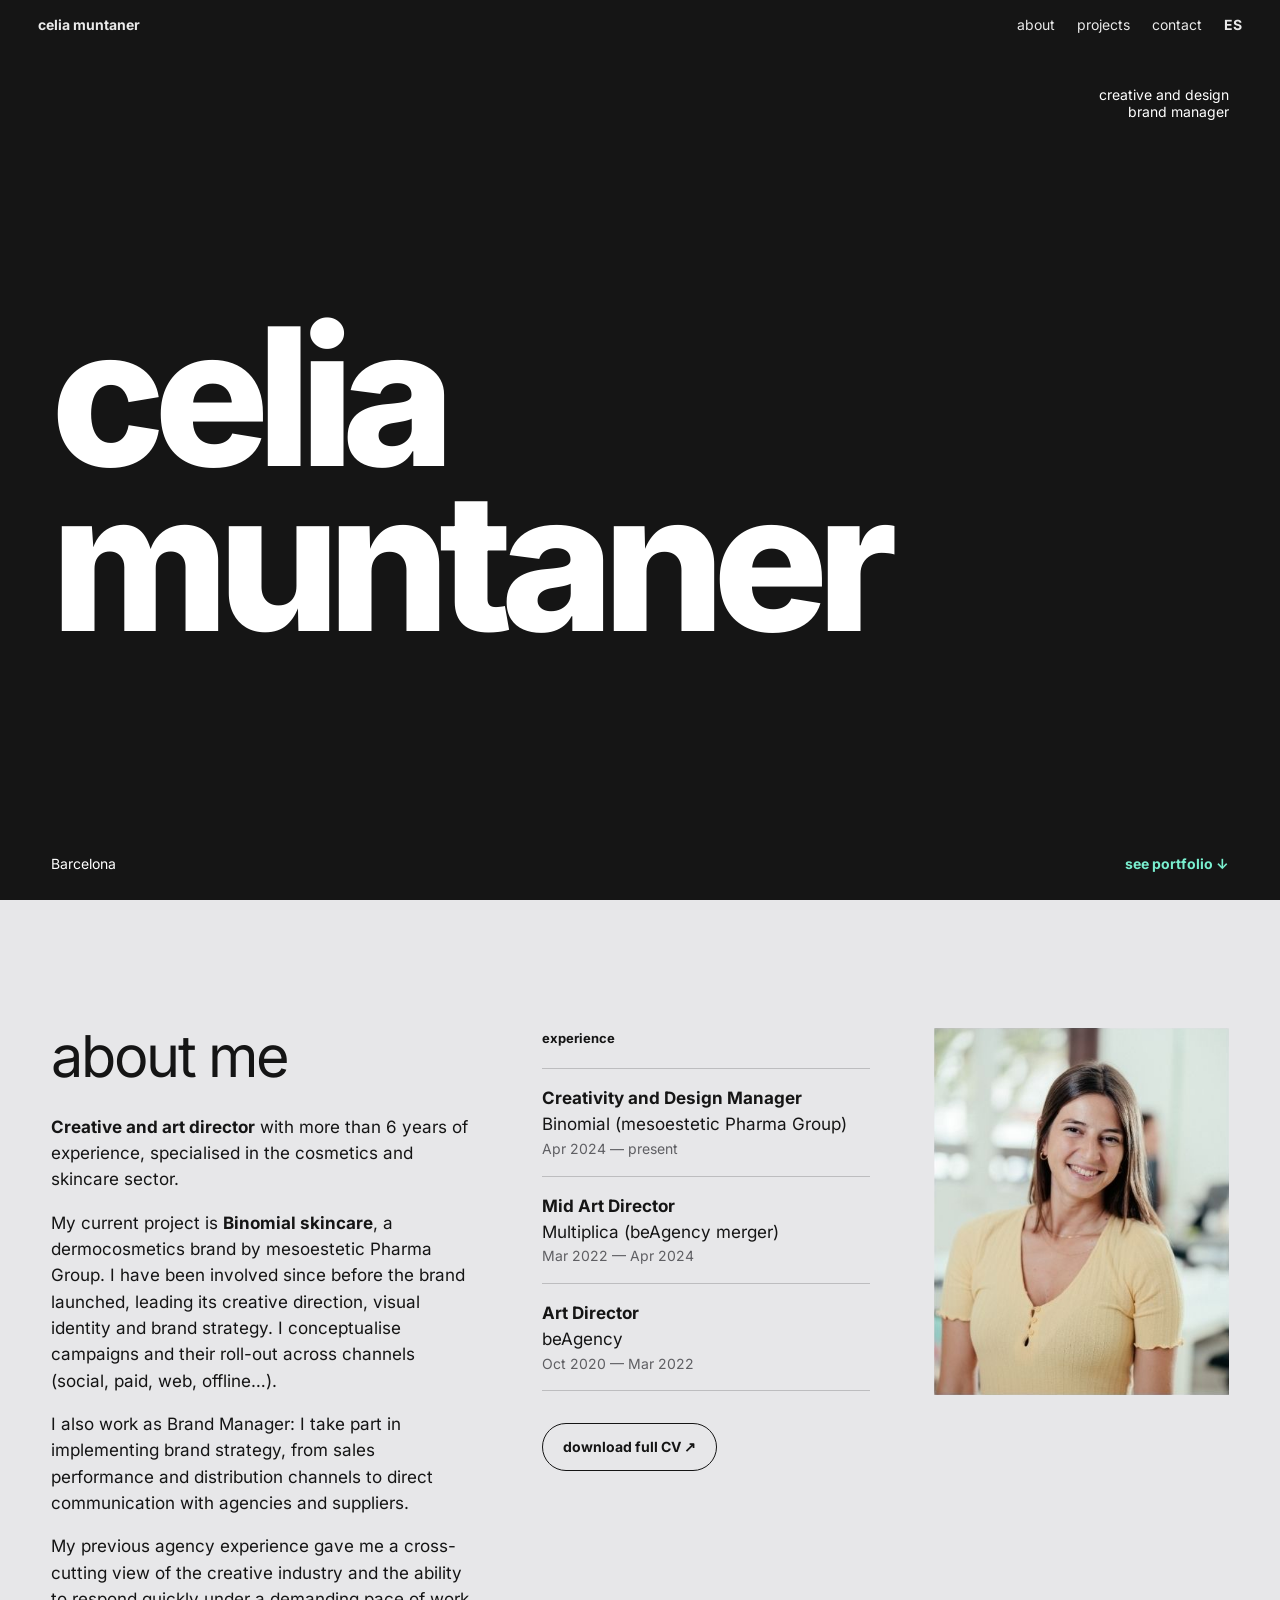
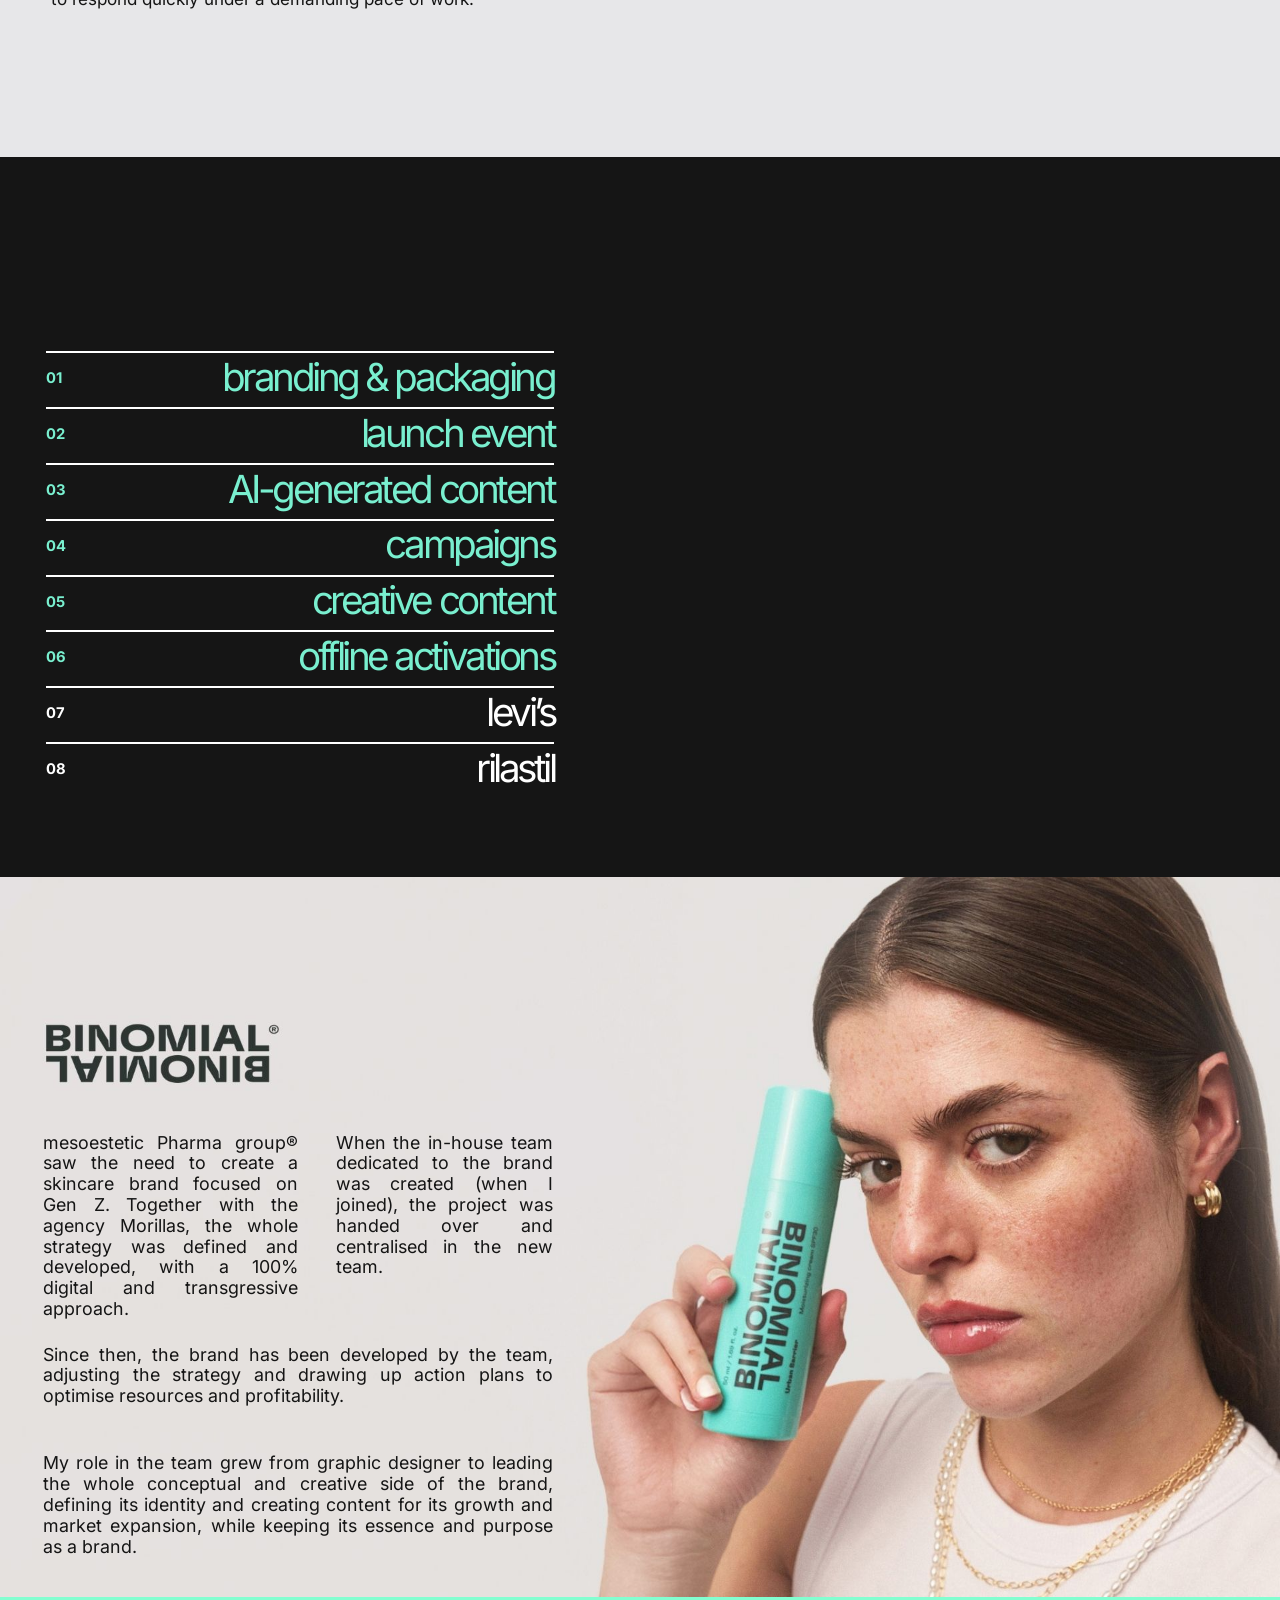
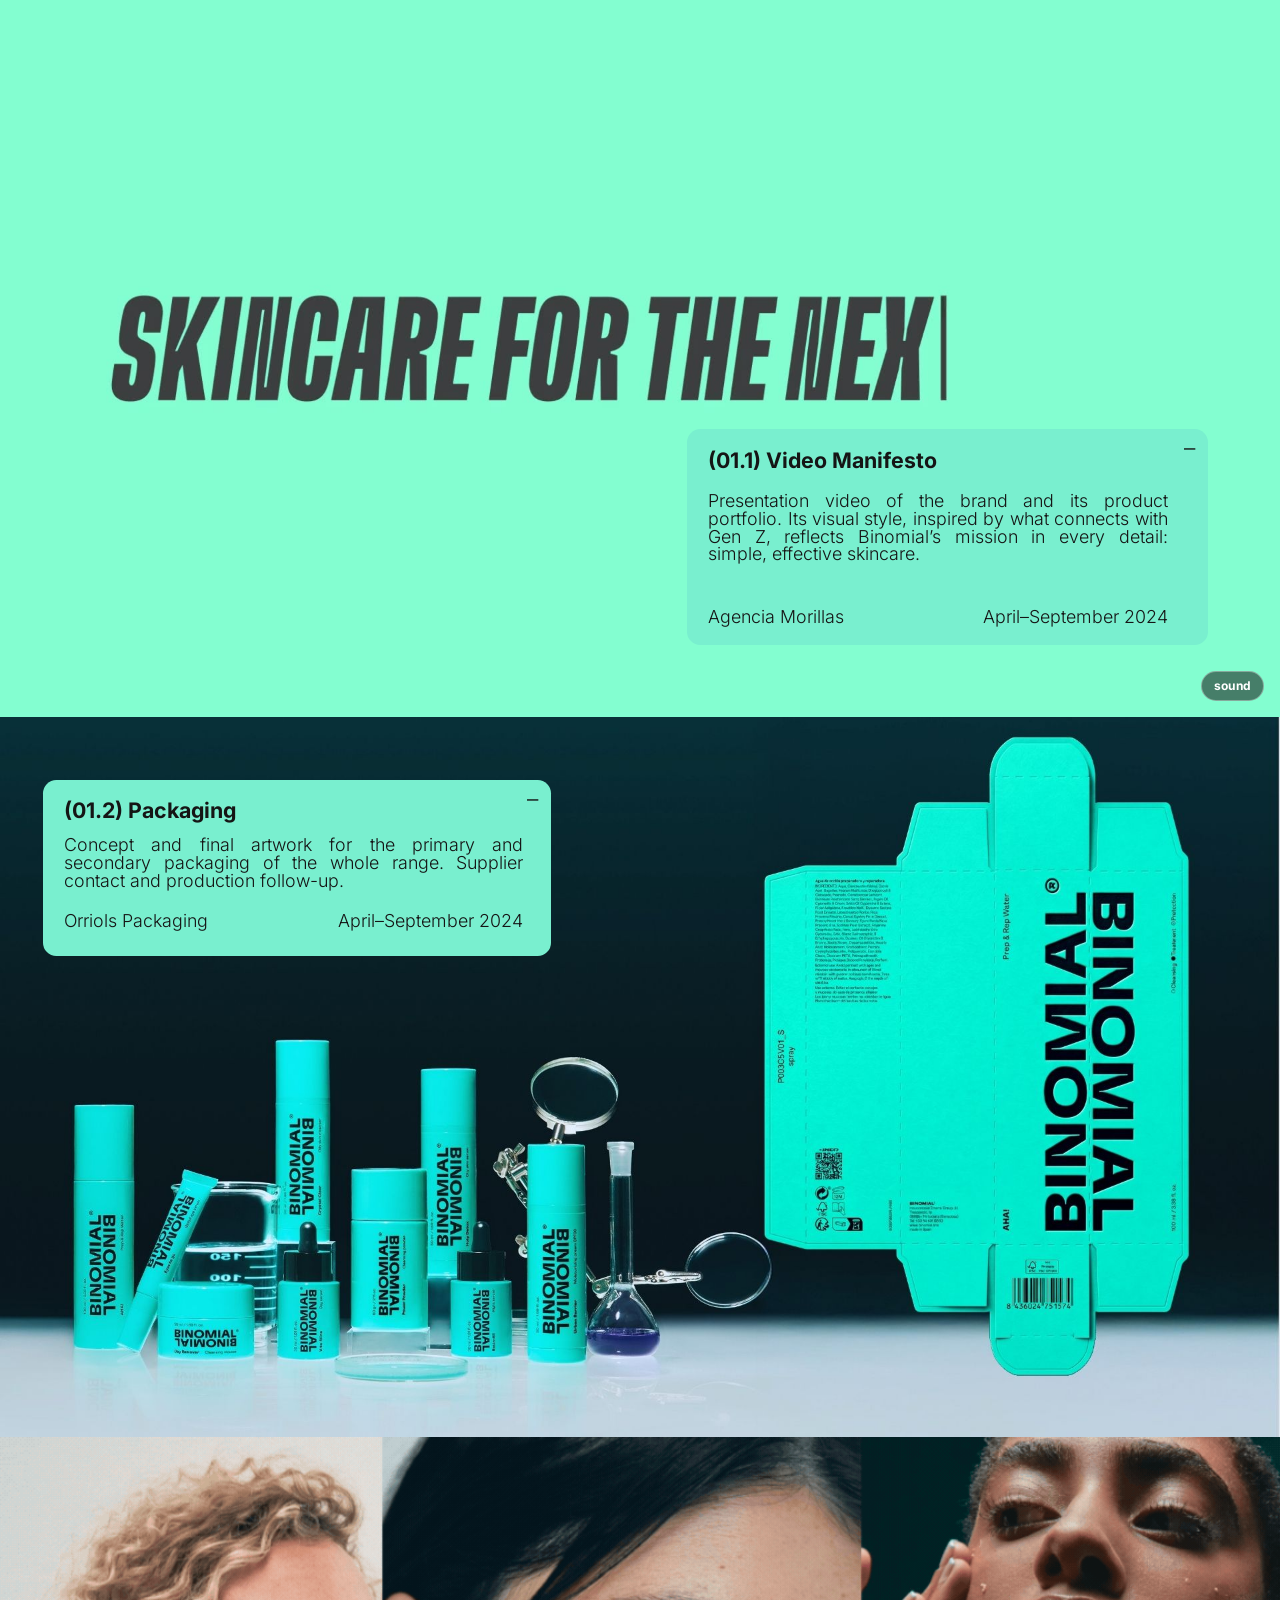
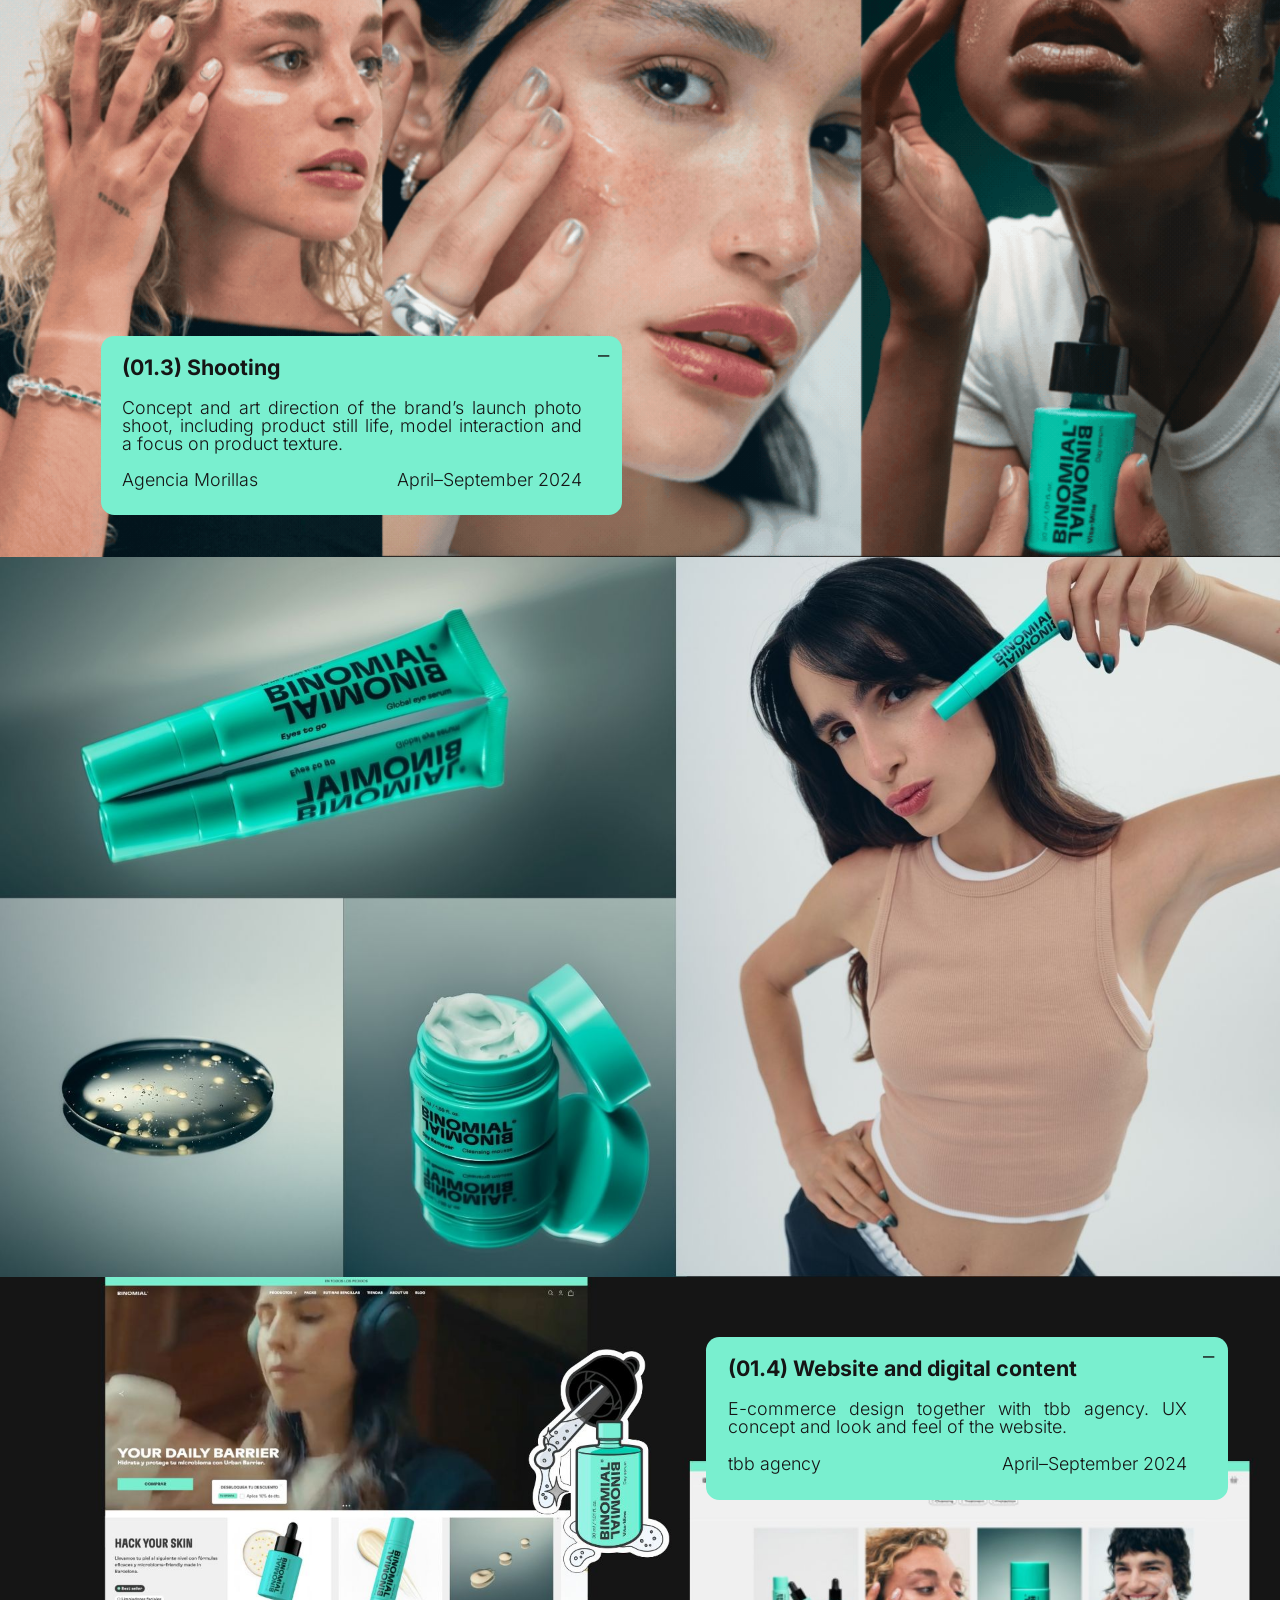
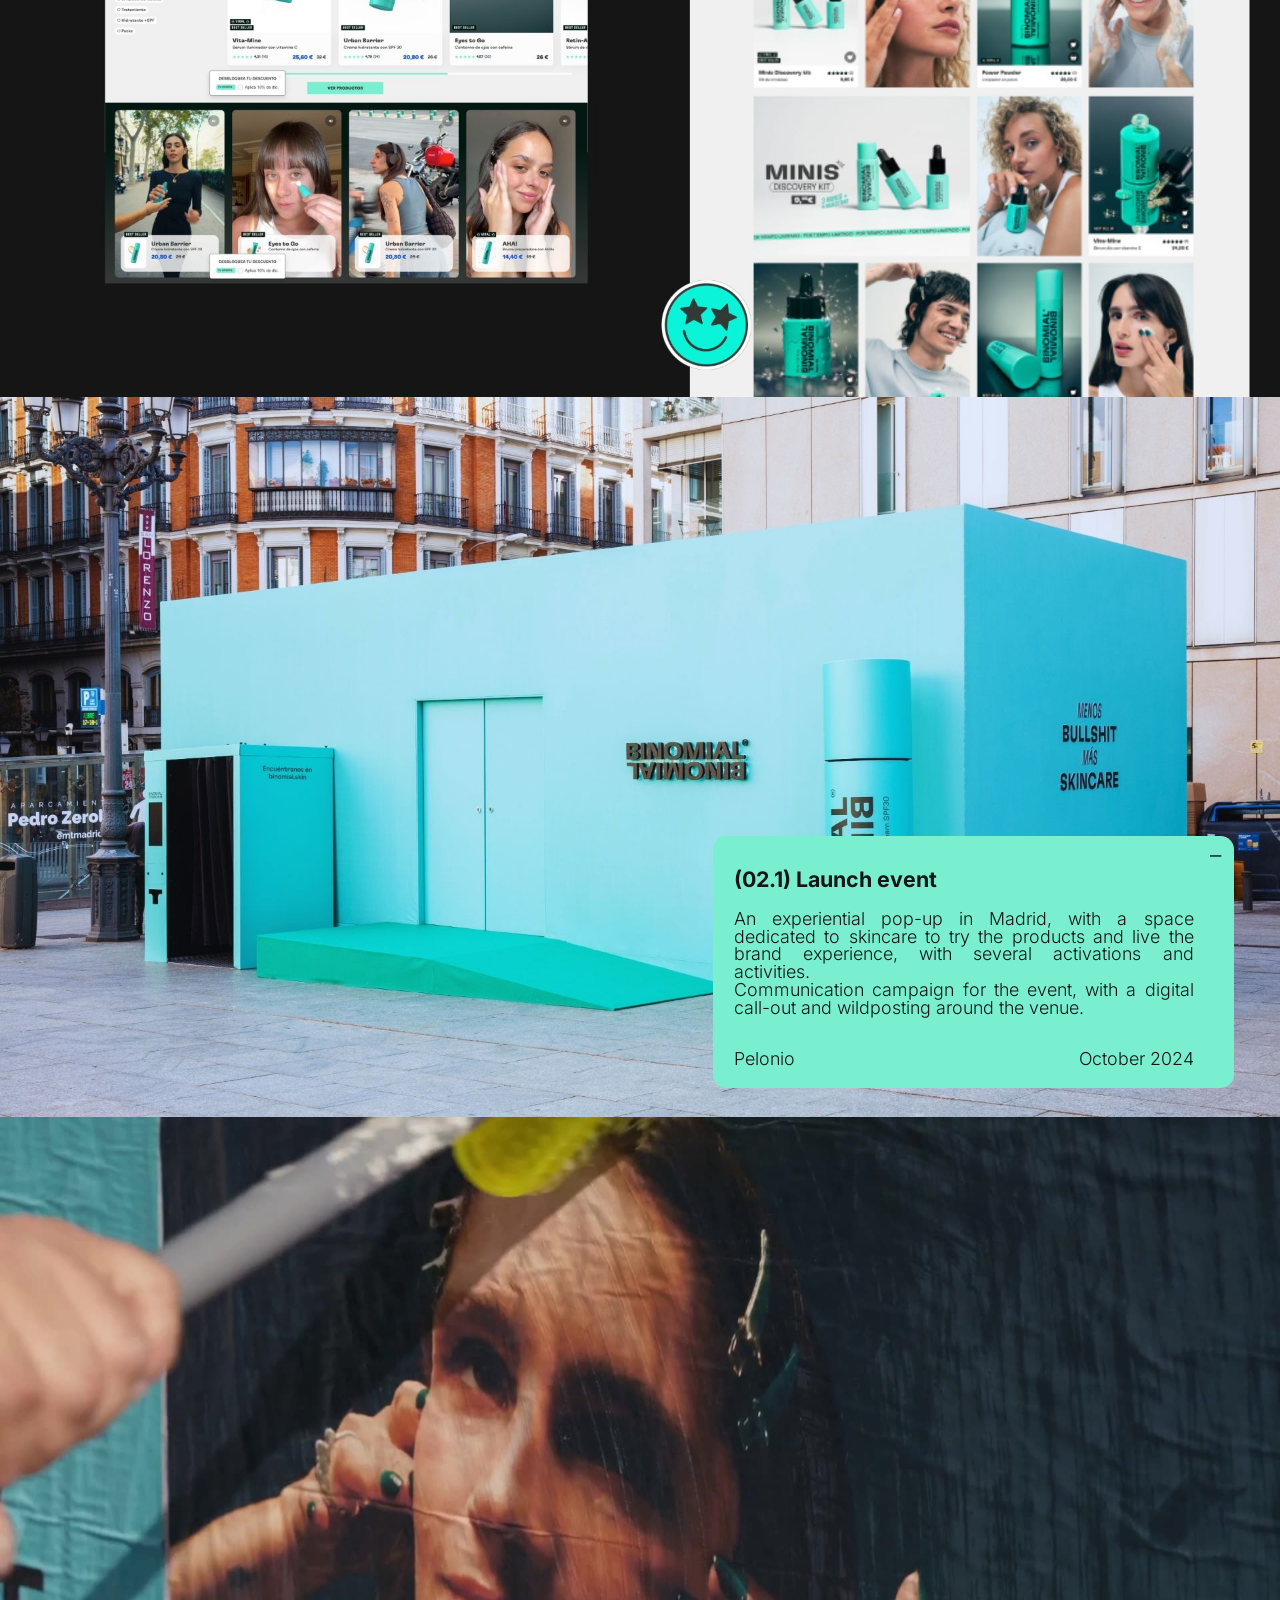
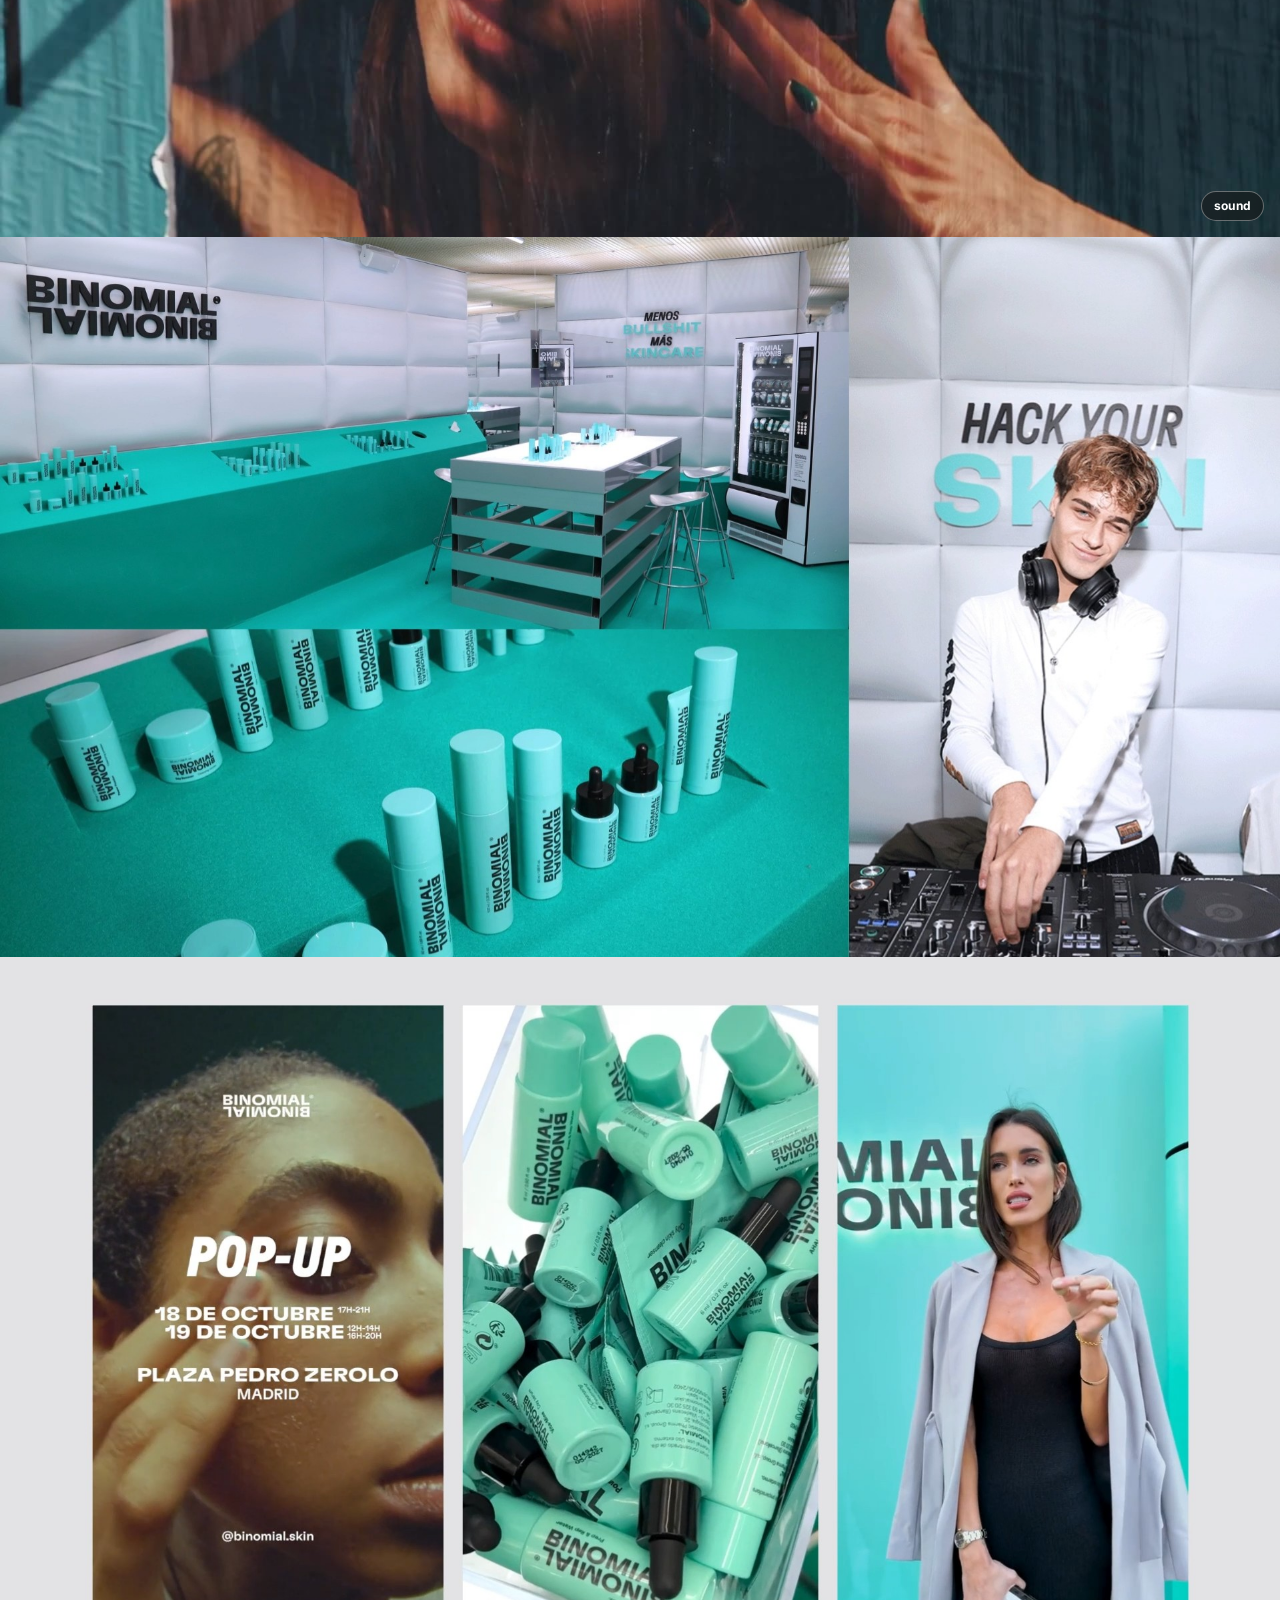
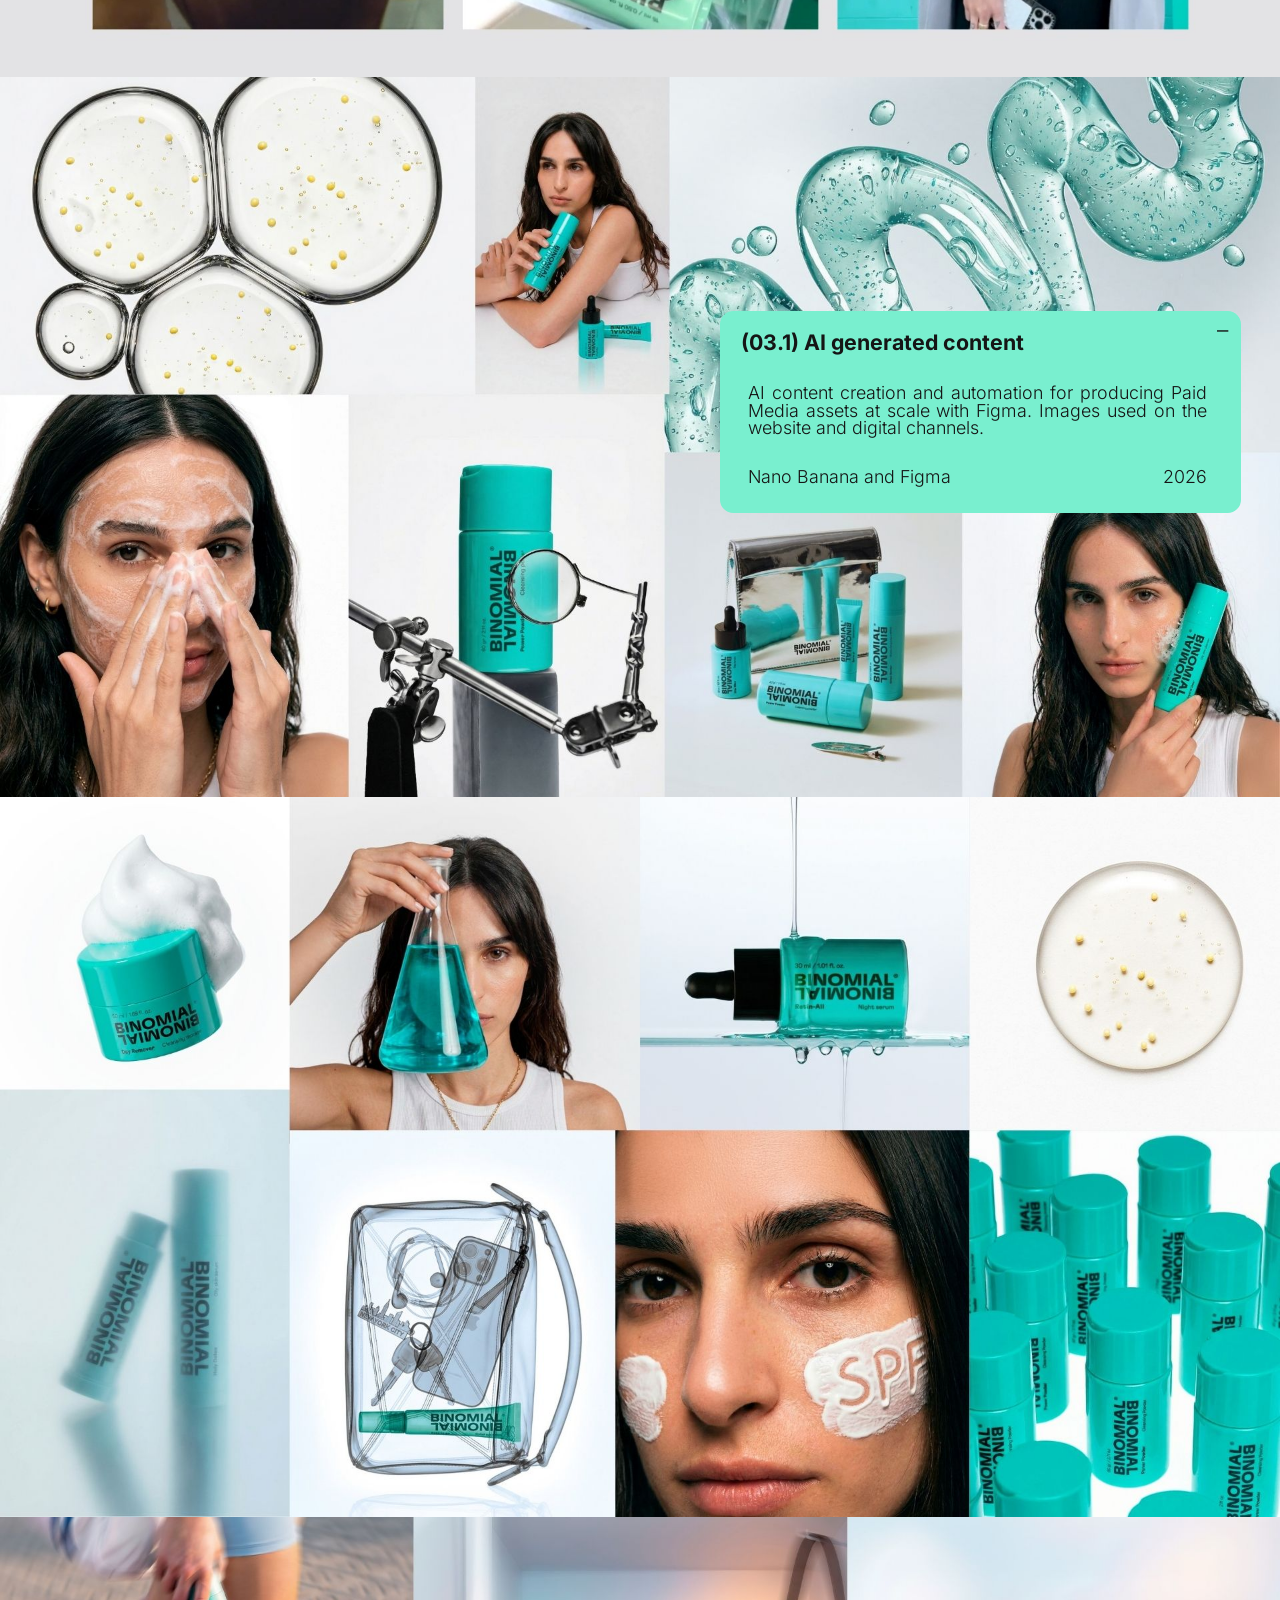
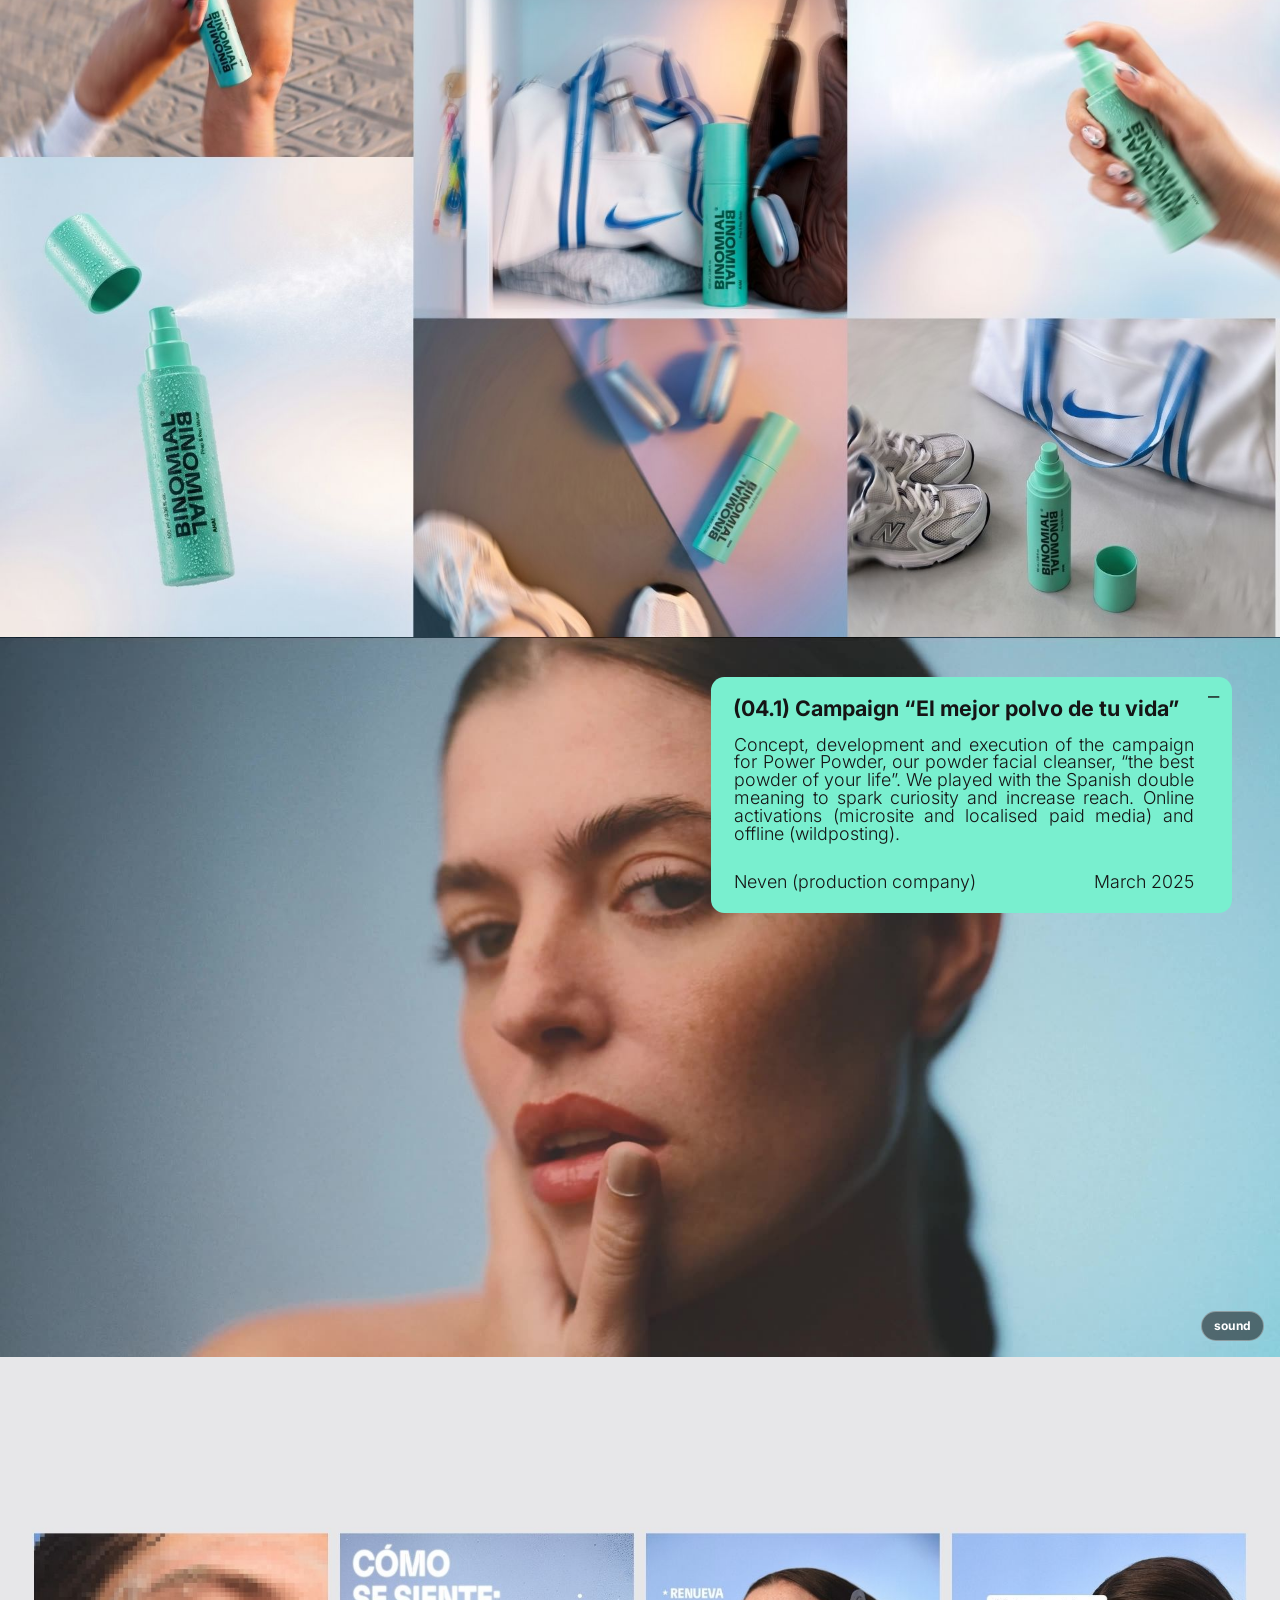
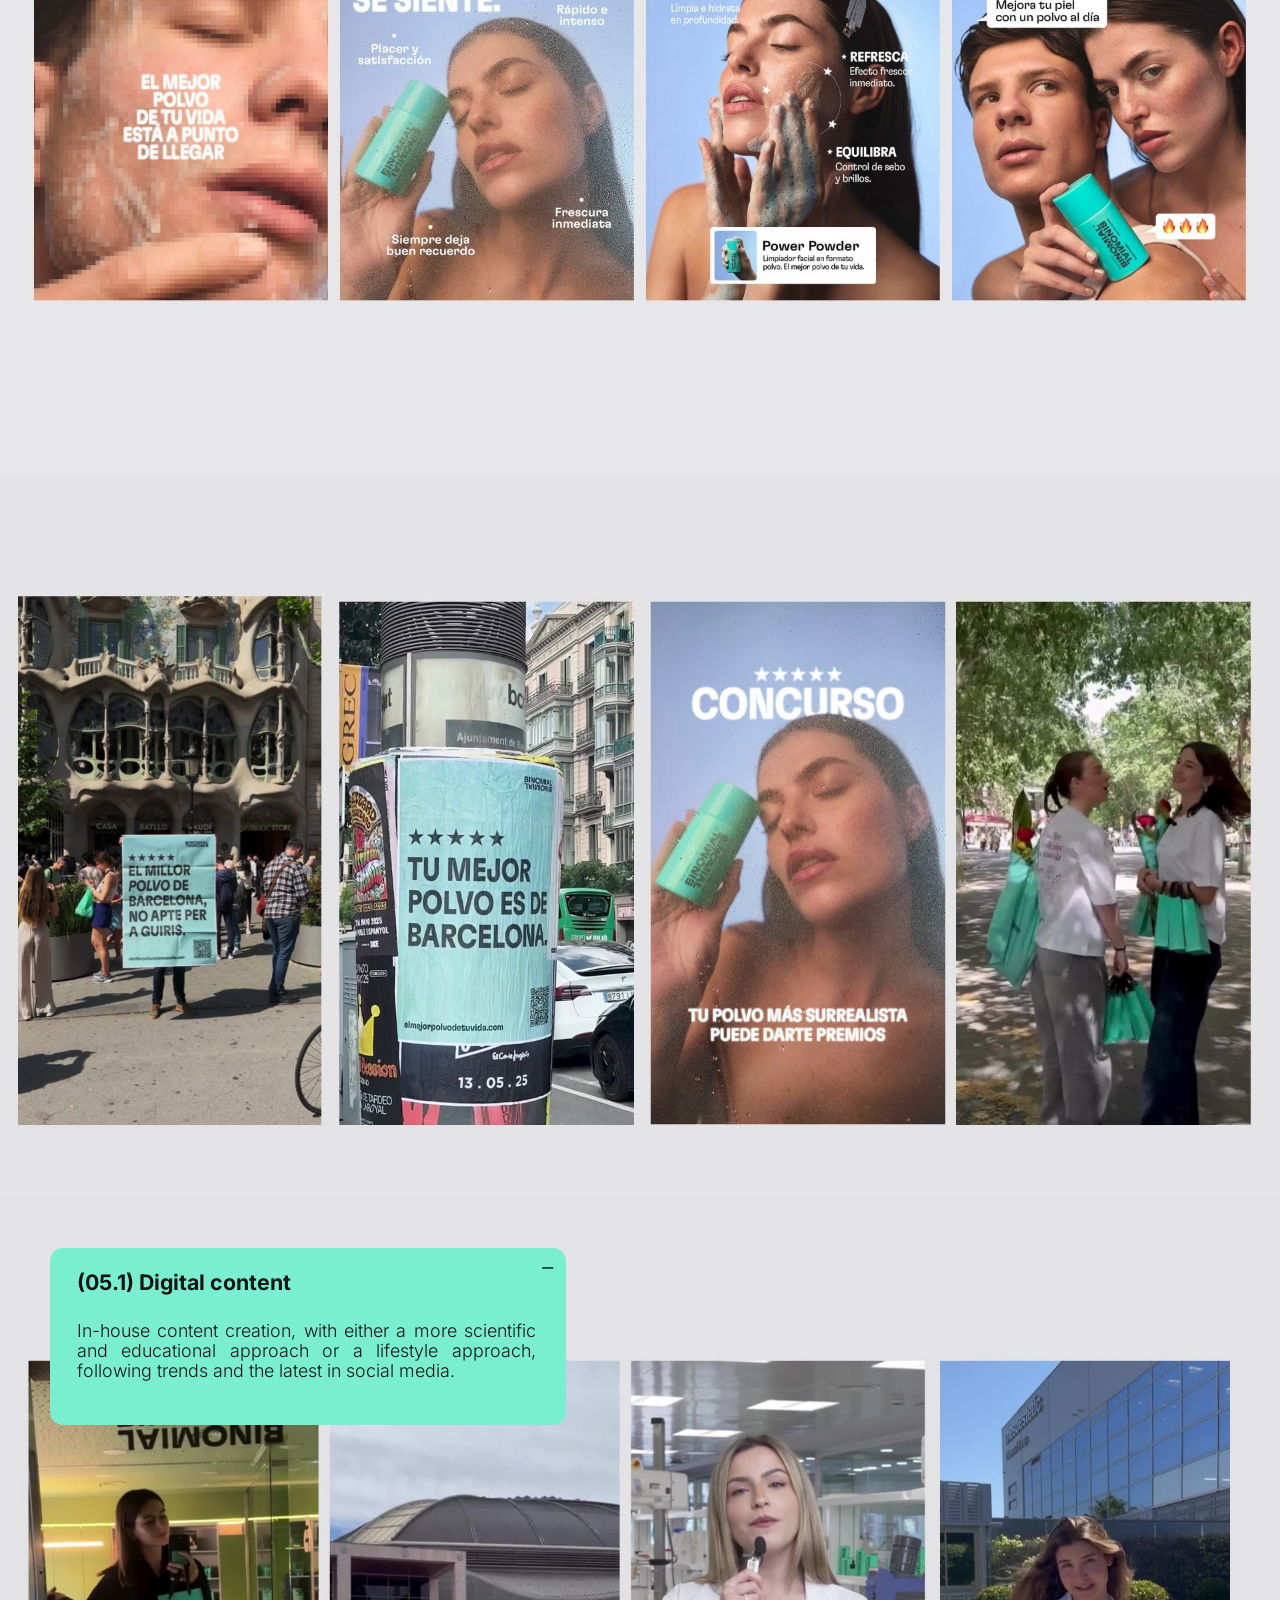
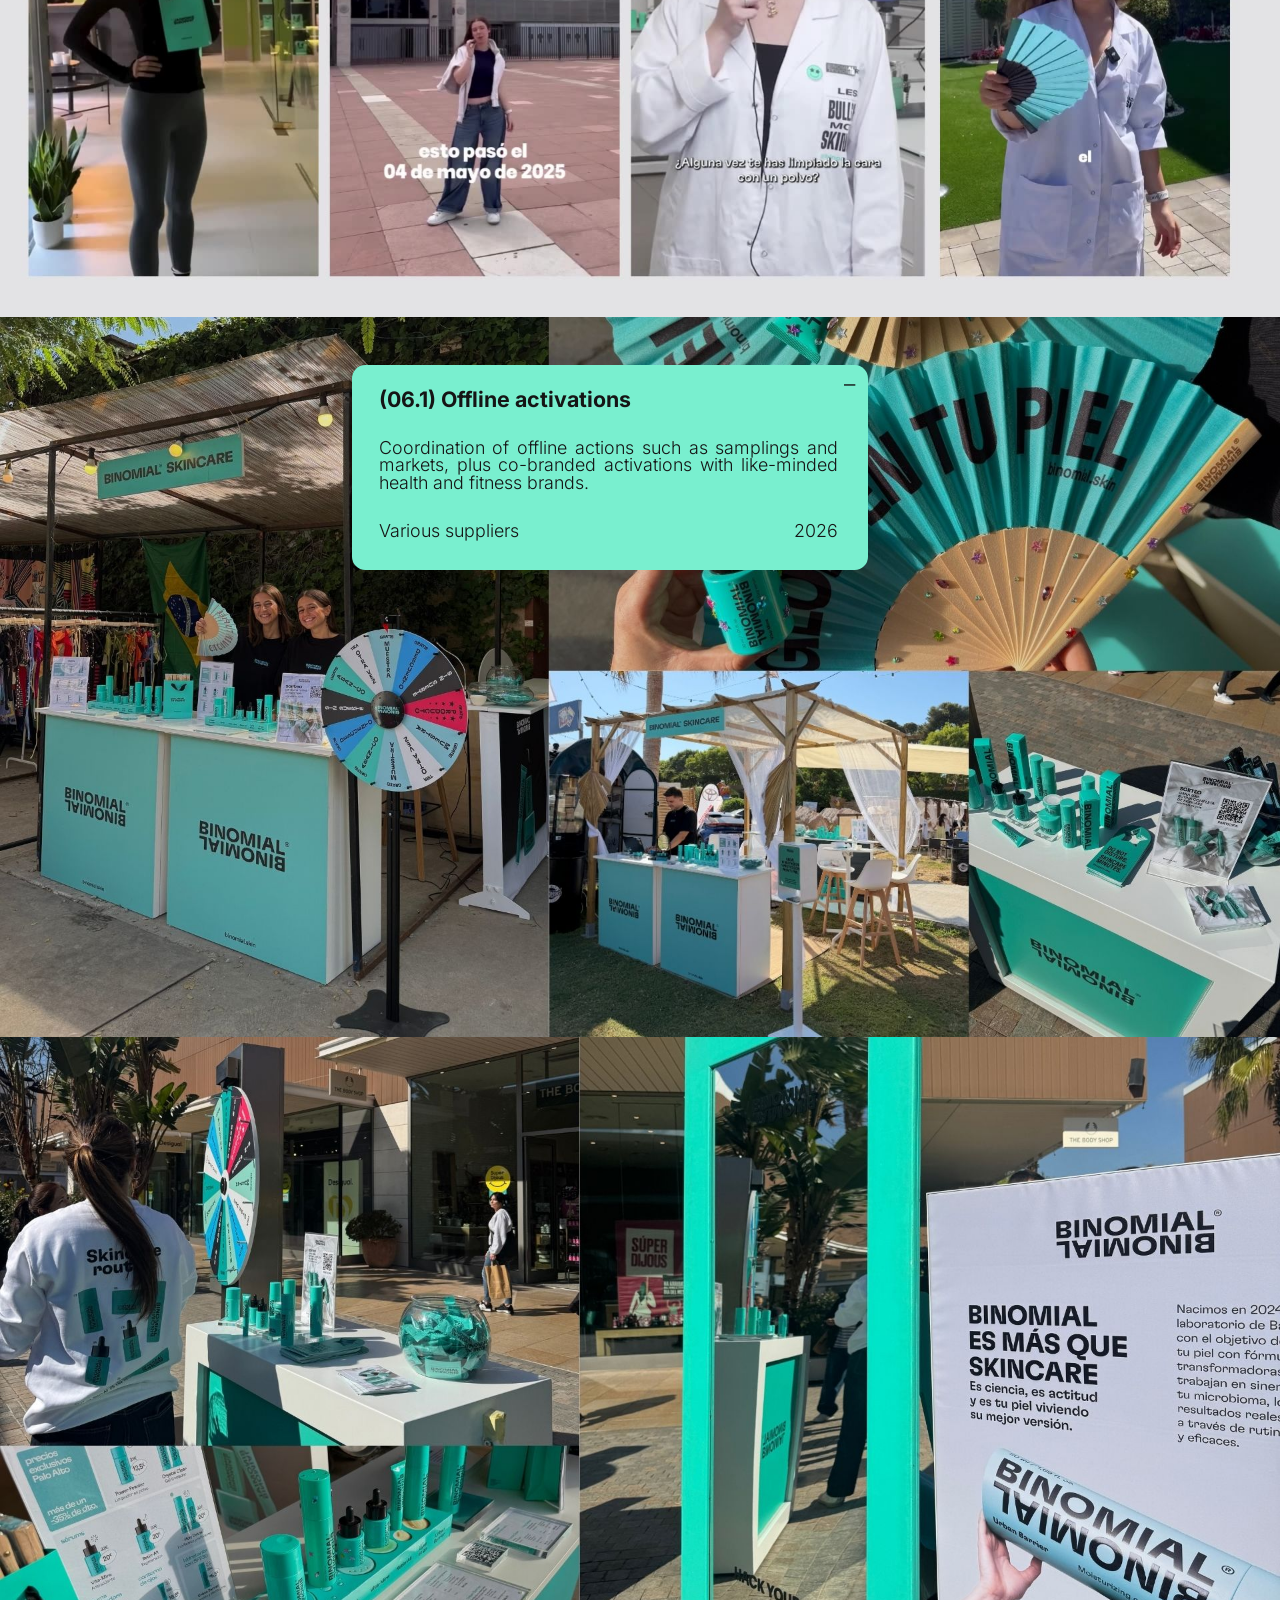
<file: en.html>
<!doctype html>
<html lang="en">
<head>
<meta charset="utf-8">
<meta name="viewport" content="width=device-width, initial-scale=1">
<title>celia muntaner — portfolio</title>
<meta name="description" content="Portfolio of Celia Muntaner, creative and art director specialised in cosmetics and skincare branding. Barcelona.">
<link rel="canonical" href="https://carero2.github.io/celia-portfolio/en.html">
<link rel="alternate" hreflang="es" href="https://carero2.github.io/celia-portfolio/">
<link rel="alternate" hreflang="en" href="https://carero2.github.io/celia-portfolio/en.html">
<meta property="og:type" content="website">
<meta property="og:site_name" content="celia muntaner">
<meta property="og:locale" content="en_GB">
<meta property="og:url" content="https://carero2.github.io/celia-portfolio/en.html">
<meta property="og:title" content="celia muntaner — portfolio">
<meta property="og:description" content="Creative and art director specialised in cosmetics and skincare branding. Barcelona.">
<meta property="og:image" content="https://carero2.github.io/celia-portfolio/og-image.jpg">
<meta property="og:image:width" content="1200">
<meta property="og:image:height" content="630">
<meta property="og:image:alt" content="celia muntaner — creative and art director">
<meta name="twitter:card" content="summary_large_image">
<meta name="theme-color" content="#151515">
<link rel="icon" type="image/png" href="favicon.png">
<link rel="apple-touch-icon" href="favicon.png">
<style>
  @font-face{font-family:"Inter";font-style:normal;font-weight:300;font-display:swap;src:url(fonts/inter-latin-300-normal.woff2) format("woff2")}
  @font-face{font-family:"Inter";font-style:normal;font-weight:400;font-display:swap;src:url(fonts/inter-latin-400-normal.woff2) format("woff2")}
  @font-face{font-family:"Inter";font-style:normal;font-weight:700;font-display:swap;src:url(fonts/inter-latin-700-normal.woff2) format("woff2")}
  @font-face{font-family:"Inter";font-style:normal;font-weight:800;font-display:swap;src:url(fonts/inter-latin-800-normal.woff2) format("woff2")}
    :root { --ink:#151515; --font:"Inter","Helvetica Neue",Helvetica,Arial,sans-serif; }
  * { box-sizing:border-box; }
  html { scroll-behavior:smooth; }
  body { margin:0; background:#151515; font-family:var(--font); -webkit-font-smoothing:antialiased; }
  a { color:inherit; }
  b { font-weight:700; }

  /* one Canva page = one slide, 1920x1080 geometry scaled with container units */
  .slide { background:var(--bg); }
  .stage { position:relative; width:100%; aspect-ratio:16/9; margin:0 auto;
           overflow:hidden; container-type:inline-size; }
  .media, .layer { position:absolute; inset:0; container-type:inline-size; }
  .layer { pointer-events:none; }
  .layer > * { pointer-events:auto; }
  .bgm { position:absolute; inset:0; width:100%; height:100%; object-fit:cover; display:block; }
  .embed { position:absolute; }
  .embed iframe { width:100%; height:100%; border:0; display:block; }

  .t { position:absolute; margin:0; font-size:calc(var(--fs) * 1cqw / 19.2);
       hyphens:manual; overflow-wrap:normal; white-space:normal; }
  .t a { text-underline-offset:.15em; }
  .c-title, .c-meta, .exp, .hf, .big, .h-name, .contact2 { white-space:nowrap; }
  .card { position:absolute; border-radius:calc(20cqw / 19.2); }

  /* slide 3 — index */
  .row { position:absolute; left:calc(68.84cqw / 19.2); width:calc(762.42cqw / 19.2); height:calc(83.5cqw / 19.2);
         border-top:calc(3cqw / 19.2) solid #fff; text-decoration:none; display:block; }
  .rn { position:absolute; left:0; font-size:calc(22.158cqw / 19.2); font-weight:700; line-height:1.04; letter-spacing:-.025em;
        margin-top:calc(-3cqw / 19.2); }
  .rl { position:absolute; left:calc(67.69cqw / 19.2); width:calc(694.73cqw / 19.2); text-align:right;
        font-size:calc(58.033cqw / 19.2); font-weight:400; line-height:1.04; letter-spacing:-.09em; margin-top:calc(-3cqw / 19.2); }
  a.row .rl { transition:opacity .2s; }
  a.row:hover .rl { opacity:.7; }

  /* sound toggle for the videos that have audio */
  .snd { position:absolute; right:calc(24cqw / 19.2); bottom:calc(24cqw / 19.2); z-index:3;
         font:600 12px/1 var(--font); letter-spacing:.02em; color:#fff; background:rgba(21,21,21,.55);
         border:1px solid rgba(255,255,255,.35); border-radius:999px; padding:8px 12px; cursor:pointer;
         backdrop-filter:blur(6px); }
  .snd .off { display:none; }
  .snd[aria-pressed="true"] .on { display:none; }
  .snd[aria-pressed="true"] .off { display:inline; }
  .snd:focus-visible { outline:2px solid #79efcf; outline-offset:2px; }


  /* site header + footer */
  .site-head { position:fixed; inset:0 0 auto 0; z-index:20; display:flex; justify-content:space-between; align-items:center;
               padding:16px clamp(16px,3vw,40px); color:#fff; mix-blend-mode:difference; font-size:14px; font-weight:700; }
  .site-head a { text-decoration:none; }
  .site-head nav { display:flex; gap:22px; font-weight:400; }
  .site-head .lang { font-weight:700; }
  .site-head nav a:hover { text-decoration:underline; text-underline-offset:4px; }
  .site-foot { display:flex; justify-content:space-between; gap:16px; flex-wrap:wrap; padding:22px clamp(16px,3vw,40px);
               background:#151515; color:#9a9a9a; font-size:13px; border-top:1px solid rgba(255,255,255,.15); }
  .site-foot a { text-decoration:none; } .site-foot a:hover { color:#79efcf; }
  html { scroll-padding-top:0; }

  /* minimise text cards: only a "+" remains, moved to the slide corner */
  .fold { position:absolute; left:var(--ox); top:var(--oy); width:calc(32cqw / 19.2); height:calc(32cqw / 19.2); min-width:20px; min-height:20px;
          padding:0; border:0; background:none; color:var(--fc); cursor:pointer; z-index:5; font:300 calc(34cqw / 19.2)/1 var(--font);
          display:grid; place-items:center; }
  .fold::before { content:"–"; }
  .fold.min::before { content:"+"; }
  .fold.min { color:#fff; text-shadow:0 0 6px rgba(0,0,0,.55); font-size:max(22px, calc(44cqw / 19.2)); }
  .fold.min.c-tl { left:calc(24cqw / 19.2); top:calc(20cqw / 19.2); }
  .fold.min.c-tr { left:auto; right:calc(24cqw / 19.2); top:calc(20cqw / 19.2); }
  .fold.min.c-bl { left:calc(24cqw / 19.2); top:auto; bottom:calc(20cqw / 19.2); }
  .fold.min.c-br { left:auto; right:calc(24cqw / 19.2); top:auto; bottom:calc(20cqw / 19.2); }
  .card { transition:opacity .25s; }
  .card.is-min { opacity:0; pointer-events:none; }
  .fold:focus-visible { outline:2px solid #79efcf; outline-offset:2px; }

  /* fullscreen */
  .fsb { position:absolute; left:calc(24cqw / 19.2); bottom:calc(24cqw / 19.2); z-index:4; width:34px; height:34px; border-radius:50%;
         border:1px solid rgba(255,255,255,.45); background:rgba(21,21,21,.45); cursor:pointer; opacity:0; transition:opacity .2s;
         background-image:url("data:image/svg+xml,%3Csvg xmlns='http://www.w3.org/2000/svg' viewBox='0 0 24 24' fill='none' stroke='white' stroke-width='2'%3E%3Cpath d='M4 9V4h5M20 9V4h-5M4 15v5h5M20 15v5h-5'/%3E%3C/svg%3E");
         background-size:16px; background-repeat:no-repeat; background-position:center; }
  .slide:hover .fsb, .fsb:focus-visible { opacity:1; }
  .slide:fullscreen { display:flex; align-items:center; justify-content:center; background:var(--bg); }
  .slide:fullscreen .stage { width:min(100vw, calc(100vh * 16 / 9)); }


  /* ---- restored website top / about / contact (first version) ---- */
  .wrap { max-width:1440px; margin:0 auto; padding:0 clamp(16px,4vw,56px); }
  .label { font-size:13px; font-weight:600; margin:0 0 20px; }
  .h2 { font-size:clamp(34px,4.5vw,60px); font-weight:500; letter-spacing:-.04em; line-height:1; margin:0 0 28px; }
  .btn { display:inline-block; margin-top:12px; padding:12px 20px; border:1px solid currentColor; border-radius:999px;
         font-size:14px; font-weight:600; text-decoration:none; transition:background .2s,color .2s; }
  .btn:hover { background:#151515; color:#e7e7e9; }
  .hero { min-height:100svh; display:flex; flex-direction:column; justify-content:center; position:relative;
          padding:90px clamp(16px,4vw,56px) 32px; background:#151515; color:#fff; }
  .hero__role { position:absolute; top:86px; right:clamp(16px,4vw,56px); text-align:right; font-size:14px; margin:0; }
  .hero__title { font-size:clamp(64px,15vw,240px); font-weight:800; letter-spacing:-.06em; line-height:.86; margin:0; }
  .hero__foot { position:absolute; left:clamp(16px,4vw,56px); right:clamp(16px,4vw,56px); bottom:28px;
                display:flex; justify-content:space-between; font-size:14px; }
  .hero__cta { color:#79efcf; text-decoration:none; font-weight:600; }
  .about { padding:clamp(72px,10vw,140px) 0; background:#e7e7e9; color:#151515; font-size:17px; line-height:1.55; }
  .about p { margin:0 0 1em; }
  .about__grid { display:grid; gap:clamp(32px,5vw,72px); grid-template-columns:1.3fr 1fr .9fr; align-items:start; }
  .about__bio p { max-width:58ch; }
  .exp-list { list-style:none; padding:0; margin:0 0 20px; }
  .exp-list li { display:grid; padding:16px 0; border-top:1px solid rgba(0,0,0,.18); }
  .exp-list li:last-child { border-bottom:1px solid rgba(0,0,0,.18); }
  .exp-list .r { font-weight:700; } .exp-list .d { color:#5f5f63; font-size:14px; }
  .about__photo { margin:0; aspect-ratio:391.47/487.23; width:100%; background:#cfcfd2 url("images/2.jpg") no-repeat;
                  background-size:490.46% auto; background-position:92.94% 43.03%; }
  .contact { padding:clamp(96px,14vw,200px) 0; text-align:center; background:#151515; color:#fff; }
  .contact .label { color:#9a9a9a; }
  .contact__mail { display:inline-block; font-size:clamp(28px,7vw,104px); font-weight:800; letter-spacing:-.05em; line-height:1;
                   text-decoration:none; word-break:break-word; }
  .contact__mail:hover { color:#79efcf; }
  .contact__links { margin-top:36px; display:flex; gap:28px; justify-content:center; flex-wrap:wrap; font-size:15px; }
  .contact__links a { text-decoration:none; } .contact__links a:hover { color:#79efcf; }
  @media (max-width:1000px) { .about__grid { grid-template-columns:1fr 1fr; } .about__bio { grid-column:1/-1; } }
  @media (max-width:640px) { .about__grid { grid-template-columns:1fr; } .about__photo { max-width:360px; }
                             .hero__role { top:70px; } .site-head .home { display:none; } }

  /* back to top */
  .to-top { position:fixed; right:clamp(14px,2vw,28px); bottom:clamp(14px,2vw,28px); z-index:30; width:40px; height:40px;
            border-radius:50%; border:1px solid rgba(255,255,255,.4); background:rgba(21,21,21,.6); color:#fff; cursor:pointer;
            display:grid; place-items:center; font:400 18px/1 var(--font); backdrop-filter:blur(6px);
            opacity:0; transform:translateY(8px); pointer-events:none; transition:opacity .25s, transform .25s; }
  .to-top.show { opacity:1; transform:none; pointer-events:auto; }
  .to-top:hover { background:#79efcf; color:#151515; border-color:#79efcf; }

  /* phones: keep each slide's media exactly as in Canva, text flows below it at a readable size */
  @media (max-width: 700px) {
    .stage { width:100%; aspect-ratio:auto; overflow:visible; }
    .media { position:relative; inset:auto; aspect-ratio:16/9; overflow:hidden; }
    .k-none .media { display:none; }
    .layer { position:relative; inset:auto; padding:20px 16px 28px; display:flex; flex-direction:column; gap:10px; }
    .k-none .layer { padding:32px 16px 36px; min-height:auto; }
    .t { position:static; width:auto !important; font-size:max(13px, calc(var(--fs) * .56px)); }
    .t.big { font-size:15vw; margin:24px 0; }
    .t.big-mail { font-size:7.4vw; }
    .t.h-name { font-size:36px; }
    .t.bio, .layer > .t[style*="justify"] { text-align:left !important; }
    .c-title, .exp, .hf, .h-name { white-space:normal; }
    .t.star { display:none; }
    .card { position:static; width:auto !important; height:auto !important; border-radius:12px;
            padding:18px 18px 16px; display:flex; flex-wrap:wrap; gap:10px 0; }
    .card .t { width:100% !important; }
    .card .c-desc { text-align:left !important; }
    .card .c-meta { width:50% !important; }
    .snd { right:10px; bottom:10px; }
    .fold, .fsb { display:none; }
    .card.is-min { opacity:1; pointer-events:auto; }
    .site-head { font-size:13px; } .site-head nav { gap:14px; }
    .row { position:static; width:auto; height:auto; display:flex; justify-content:space-between; align-items:baseline;
           gap:12px; padding:8px 0; border-top-width:2px; }
    .rn, .rl { position:static; margin:0; width:auto; }
    .rn { font-size:12px; }
    .rl { font-size:clamp(22px, 7.5vw, 34px); }
    .has-mcrop .media { aspect-ratio:calc(var(--mc-w) / var(--mc-h)); width:58%; margin:24px auto 0; }
    .has-mcrop .bgm { inset:auto; width:calc(1920 / var(--mc-w) * 100%); height:auto; max-width:none;
                      left:calc(var(--mc-x) / var(--mc-w) * -100%); top:calc(var(--mc-y) / var(--mc-h) * -100%); object-fit:fill; }
  }
</style>
</head>
<body>
<header class="site-head"><a class="home" href="#top">celia muntaner</a><nav aria-label="Principal"><a href="#sobre-mi">about</a><a href="#s3">projects</a><a href="#contacto">contact</a><a class="lang" href="index.html" lang="es">ES</a></nav></header>
<main id="top">
<section class="hero">
  <p class="hero__role">creative and design<br>brand manager</p>
  <h1 class="hero__title">celia<br>muntaner</h1>
  <div class="hero__foot"><span>Barcelona</span><a href="#s3" class="hero__cta">see portfolio ↓</a></div>
</section>
<section id="sobre-mi" class="about">
  <div class="wrap about__grid">
    <div class="about__bio">
      <h2 class="h2">about me</h2>
      <p><strong>Creative and art director</strong> with more than 6 years of experience, specialised in the cosmetics and skincare sector.</p>
      <p>My current project is <strong>Binomial skincare</strong>, a dermocosmetics brand by mesoestetic Pharma Group. I have been involved since before the brand launched, leading its creative direction, visual identity and brand strategy. I conceptualise campaigns and their roll-out across channels (social, paid, web, offline…).</p>
      <p>I also work as Brand Manager: I take part in implementing brand strategy, from sales performance and distribution channels to direct communication with agencies and suppliers.</p>
      <p>My previous agency experience gave me a cross-cutting view of the creative industry and the ability to respond quickly under a demanding pace of work.</p>
    </div>
    <div>
      <h3 class="label">experience</h3>
      <ol class="exp-list">
        <li><span class="r">Creativity and Design Manager</span><span>Binomial (mesoestetic Pharma Group)</span><span class="d">Apr 2024 — present</span></li>
        <li><span class="r">Mid Art Director</span><span>Multiplica (beAgency merger)</span><span class="d">Mar 2022 — Apr 2024</span></li>
        <li><span class="r">Art Director</span><span>beAgency</span><span class="d">Oct 2020 — Mar 2022</span></li>
      </ol>
      <a class="btn" href="celia-muntaner-cv.pdf" target="_blank" rel="noopener">download full CV ↗</a>
    </div>
    <figure class="about__photo" role="img" aria-label="Portrait of Celia Muntaner"></figure>
  </div>
</section>
<section class="slide k-none" id="s3" style="--bg:#151515" aria-label="Slide 3"><div class="stage"><div class="media"></div><div class="layer"><a href="#s4" class="row" style="top:15.1927cqw"><span class="rn" style="top:1.5646cqw;color:#79efcf">01</span><span class="rl" style="top:0.4464cqw;color:#79efcf">branding &amp; packaging</span></a><a href="#s10" class="row" style="top:19.5427cqw"><span class="rn" style="top:1.5646cqw;color:#79efcf">02</span><span class="rl" style="top:0.4464cqw;color:#79efcf">launch event</span></a><a href="#s14" class="row" style="top:23.8927cqw"><span class="rn" style="top:1.5646cqw;color:#79efcf">03</span><span class="rl" style="top:0.4464cqw;color:#79efcf">AI-generated content</span></a><a href="#s17" class="row" style="top:28.2427cqw"><span class="rn" style="top:1.5646cqw;color:#79efcf">04</span><span class="rl" style="top:0.4464cqw;color:#79efcf">campaigns</span></a><a href="#s20" class="row" style="top:32.6177cqw"><span class="rn" style="top:1.5641cqw;color:#79efcf">05</span><span class="rl" style="top:0.4464cqw;color:#79efcf">creative content</span></a><a href="#s21" class="row" style="top:36.9849cqw"><span class="rn" style="top:1.5646cqw;color:#79efcf">06</span><span class="rl" style="top:0.4464cqw;color:#79efcf">offline activations</span></a><a href="#s23" class="row" style="top:41.3526cqw"><span class="rn" style="top:1.5641cqw;color:#fff">07</span><span class="rl" style="top:0.4464cqw;color:#fff">levi’s</span></a><a href="#s25" class="row" style="top:45.7198cqw"><span class="rn" style="top:1.5646cqw;color:#fff">08</span><span class="rl" style="top:0.4464cqw;color:#fff">rilastil</span></a></div></div></section>
<section class="slide k-img" id="s4" style="--bg:#ffffff" aria-label="Slide 4"><div class="stage"><div class="media"><img class="bgm" src="images/4.jpg" alt="Slide 4" loading="lazy" decoding="async"></div><div class="layer"><p class="t " style="left:3.3661cqw;top:19.9677cqw;width:19.9198cqw;--fs:26.667;font-weight:400;text-align:justify;line-height:1.17;letter-spacing:0em;color:#151515">mesoestetic Pharma group® saw the need to create a skincare brand focused on Gen Z. Together with the agency Morillas, the whole strategy was defined and developed, with a 100% digital and transgressive approach.</p><p class="t " style="left:26.2260cqw;top:19.9677cqw;width:16.9802cqw;--fs:26.667;font-weight:400;text-align:justify;line-height:1.17;letter-spacing:0em;color:#151515">When the in-house team dedicated to the brand was created (when I joined), the project was handed over and centralised in the new team.</p><p class="t " style="left:3.3661cqw;top:36.5385cqw;width:39.8396cqw;--fs:26.667;font-weight:400;text-align:justify;line-height:1.17;letter-spacing:0em;color:#151515">Since then, the brand has been developed by the team, adjusting the strategy and drawing up action plans to optimise resources and profitability.</p><p class="t " style="left:3.3661cqw;top:45.0370cqw;width:39.8396cqw;--fs:26.667;font-weight:400;text-align:justify;line-height:1.17;letter-spacing:0em;color:#151515">My role in the team grew from graphic designer to leading the whole conceptual and creative side of the brand, defining its identity and creating content for its growth and market expansion, while keeping its essence and purpose as a brand.</p></div><button class="fsb" type="button" aria-label="Full screen"></button></div></section>
<section class="slide k-video" id="s5" style="--bg:#151515" aria-label="Slide 5"><div class="stage"><div class="media"><video class="bgm" src="media/5.mp4" poster="media/5-poster.jpg" muted loop playsinline preload="none"></video><button class="snd" type="button" aria-label="Turn sound on" aria-pressed="false"><span class="on">sound</span><span class="off">mute</span></button></div><div class="layer"><div class="card" style="left:53.6615cqw;top:33.7500cqw;width:40.7135cqw;height:16.8750cqw;background:#79efcf"><p class="t c-title" style="left:1.6677cqw;top:1.6266cqw;width:20.4474cqw;--fs:32;font-weight:700;text-align:start;line-height:1;letter-spacing:0em;color:#151515">(01.1) Video Manifesto</p><p class="t c-desc" style="left:1.6677cqw;top:4.9208cqw;width:35.8885cqw;--fs:26.667;font-weight:300;text-align:justify;line-height:1;letter-spacing:0em;color:#151515">Presentation video of the brand and its product portfolio. Its visual style, inspired by what connects with Gen Z, reflects Binomial’s mission in every detail: simple, effective skincare.</p><p class="t c-meta" style="left:1.6677cqw;top:13.9734cqw;width:17.4370cqw;--fs:26.667;font-weight:300;text-align:justify;line-height:1;letter-spacing:0em;color:#151515">Agencia Morillas</p><p class="t c-meta c-meta-r" style="left:20.1193cqw;top:13.9734cqw;width:17.4370cqw;--fs:26.667;font-weight:300;text-align:end;line-height:1;letter-spacing:0em;color:#151515">April–September 2024</p></div><button class="fold c-br" type="button" aria-label="Minimise text" aria-expanded="true" style="--ox:92.0833cqw;--oy:34.3750cqw;--fc:#151515"></button></div><button class="fsb" type="button" aria-label="Full screen"></button></div></section>
<section class="slide k-img" id="s6" style="--bg:#e7e7e9" aria-label="Slide 6"><div class="stage"><div class="media"><img class="bgm" src="images/6.jpg" alt="Slide 6" loading="lazy" decoding="async"></div><div class="layer"><div class="card" style="left:3.3375cqw;top:4.8964cqw;width:39.7422cqw;height:13.7906cqw;background:#79efcf"><p class="t c-title" style="left:1.6672cqw;top:1.6260cqw;width:20.4474cqw;--fs:32;font-weight:700;text-align:start;line-height:1;letter-spacing:0em;color:#151515">(01.2) Packaging</p><p class="t c-desc" style="left:1.6672cqw;top:4.4068cqw;width:35.8885cqw;--fs:26.667;font-weight:300;text-align:justify;line-height:1;letter-spacing:0em;color:#151515">Concept and final artwork for the primary and secondary packaging of the whole range. Supplier contact and production follow-up.</p><p class="t c-meta" style="left:1.6672cqw;top:10.3406cqw;width:17.4370cqw;--fs:26.667;font-weight:300;text-align:justify;line-height:1;letter-spacing:0em;color:#151515">Orriols Packaging</p><p class="t c-meta c-meta-r" style="left:20.1188cqw;top:10.3406cqw;width:17.4370cqw;--fs:26.667;font-weight:300;text-align:end;line-height:1;letter-spacing:0em;color:#151515">April–September 2024</p></div><button class="fold c-tl" type="button" aria-label="Minimise text" aria-expanded="true" style="--ox:40.7880cqw;--oy:5.5214cqw;--fc:#151515"></button></div><button class="fsb" type="button" aria-label="Full screen"></button></div></section>
<section class="slide k-img" id="s7" style="--bg:#151515" aria-label="Slide 7"><div class="stage"><div class="media"><img class="bgm" src="media/7.gif" alt="Slide 7" loading="lazy" decoding="async"></div><div class="layer"><div class="card" style="left:7.9005cqw;top:38.9932cqw;width:40.7135cqw;height:13.9964cqw;background:#79efcf"><p class="t c-title" style="left:1.6677cqw;top:1.6266cqw;width:20.4474cqw;--fs:32;font-weight:700;text-align:start;line-height:1;letter-spacing:0em;color:#151515">(01.3) Shooting</p><p class="t c-desc" style="left:1.6677cqw;top:4.9208cqw;width:35.8885cqw;--fs:26.667;font-weight:300;text-align:justify;line-height:1;letter-spacing:0em;color:#151515">Concept and art direction of the brand’s launch photo shoot, including product still life, model interaction and a focus on product texture.</p><p class="t c-meta" style="left:1.6677cqw;top:10.5630cqw;width:17.4370cqw;--fs:26.667;font-weight:300;text-align:justify;line-height:1;letter-spacing:0em;color:#151515">Agencia Morillas</p><p class="t c-meta c-meta-r" style="left:20.1193cqw;top:10.5630cqw;width:17.4370cqw;--fs:26.667;font-weight:300;text-align:end;line-height:1;letter-spacing:0em;color:#151515">April–September 2024</p></div><button class="fold c-bl" type="button" aria-label="Minimise text" aria-expanded="true" style="--ox:46.3224cqw;--oy:39.6182cqw;--fc:#151515"></button></div><button class="fsb" type="button" aria-label="Full screen"></button></div></section>
<section class="slide k-img" id="s8" style="--bg:#151515" aria-label="Slide 8"><div class="stage"><div class="media"><img class="bgm" src="images/8.jpg" alt="Slide 8" loading="lazy" decoding="async"></div><div class="layer"></div><button class="fsb" type="button" aria-label="Full screen"></button></div></section>
<section class="slide k-img" id="s9" style="--bg:#151515" aria-label="Slide 9"><div class="stage"><div class="media"><img class="bgm" src="images/9.jpg" alt="Slide 9" loading="lazy" decoding="async"></div><div class="layer"><div class="card" style="left:55.1917cqw;top:4.6724cqw;width:40.7135cqw;height:12.7646cqw;background:#79efcf"><p class="t c-title" style="left:1.6672cqw;top:1.6266cqw;width:31.9615cqw;--fs:32;font-weight:700;text-align:start;line-height:1;letter-spacing:0em;color:#151515">(01.4) Website and digital content</p><p class="t c-desc" style="left:1.6672cqw;top:4.9208cqw;width:35.8885cqw;--fs:26.667;font-weight:300;text-align:justify;line-height:1;letter-spacing:0em;color:#151515">E-commerce design together with tbb agency. UX concept and look and feel of the website.</p><p class="t c-meta" style="left:1.6672cqw;top:9.2089cqw;width:17.4370cqw;--fs:26.667;font-weight:300;text-align:justify;line-height:1;letter-spacing:0em;color:#151515">tbb agency</p><p class="t c-meta c-meta-r" style="left:20.1187cqw;top:9.2089cqw;width:17.4370cqw;--fs:26.667;font-weight:300;text-align:end;line-height:1;letter-spacing:0em;color:#151515">April–September 2024</p></div><button class="fold c-tr" type="button" aria-label="Minimise text" aria-expanded="true" style="--ox:93.6135cqw;--oy:5.2974cqw;--fc:#151515"></button></div><button class="fsb" type="button" aria-label="Full screen"></button></div></section>
<section class="slide k-img" id="s10" style="--bg:#e7e7e9" aria-label="Slide 10"><div class="stage"><div class="media"><img class="bgm" src="images/10.jpg" alt="Slide 10" loading="lazy" decoding="async"></div><div class="layer"><div class="card" style="left:55.6901cqw;top:34.3057cqw;width:40.7135cqw;height:19.6938cqw;background:#79efcf"><p class="t c-title" style="left:1.6672cqw;top:2.5427cqw;width:20.4474cqw;--fs:32;font-weight:700;text-align:start;line-height:1;letter-spacing:0em;color:#151515">(02.1) Launch event</p><p class="t c-desc" style="left:1.6672cqw;top:5.7604cqw;width:35.8885cqw;--fs:26.667;font-weight:300;text-align:justify;line-height:1;letter-spacing:0em;color:#151515">An experiential pop-up in Madrid, with a space dedicated to skincare to try the products and live the brand experience, with several activations and activities. <br>Communication campaign for the event, with a digital call-out and wildposting around the venue.</p><p class="t c-meta" style="left:1.6672cqw;top:16.7354cqw;width:17.4370cqw;--fs:26.667;font-weight:300;text-align:justify;line-height:1;letter-spacing:0em;color:#151515">Pelonio</p><p class="t c-meta c-meta-r" style="left:20.1187cqw;top:16.7354cqw;width:17.4370cqw;--fs:26.667;font-weight:300;text-align:end;line-height:1;letter-spacing:0em;color:#151515">October 2024</p></div><button class="fold c-br" type="button" aria-label="Minimise text" aria-expanded="true" style="--ox:94.1120cqw;--oy:34.9307cqw;--fc:#151515"></button></div><button class="fsb" type="button" aria-label="Full screen"></button></div></section>
<section class="slide k-video" id="s11" style="--bg:#e7e7e9" aria-label="Slide 11"><div class="stage"><div class="media"><video class="bgm" src="media/11.mp4" poster="media/11-poster.jpg" muted loop playsinline preload="none"></video><button class="snd" type="button" aria-label="Turn sound on" aria-pressed="false"><span class="on">sound</span><span class="off">mute</span></button></div><div class="layer"></div><button class="fsb" type="button" aria-label="Full screen"></button></div></section>
<section class="slide k-video" id="s12" style="--bg:#e7e7e9" aria-label="Slide 12"><div class="stage"><div class="media"><video class="bgm" src="media/12.mp4" poster="media/12-poster.jpg" muted loop playsinline preload="none" disablepictureinpicture></video></div><div class="layer"></div><button class="fsb" type="button" aria-label="Full screen"></button></div></section>
<section class="slide k-video" id="s13" style="--bg:#e7e7e9" aria-label="Slide 13"><div class="stage"><div class="media"><video class="bgm" src="media/13.mp4" poster="media/13-poster.jpg" muted loop playsinline preload="none" disablepictureinpicture></video></div><div class="layer"></div><button class="fsb" type="button" aria-label="Full screen"></button></div></section>
<section class="slide k-img" id="s14" style="--bg:#e7e7e9" aria-label="Slide 14"><div class="stage"><div class="media"><img class="bgm" src="images/14.jpg" alt="Slide 14" loading="lazy" decoding="async"></div><div class="layer"><div class="card" style="left:56.2469cqw;top:18.2646cqw;width:40.7135cqw;height:15.8031cqw;background:#79efcf"><p class="t c-title" style="left:1.6672cqw;top:1.6266cqw;width:33.8542cqw;--fs:32;font-weight:700;text-align:start;line-height:1;letter-spacing:0em;color:#151515">(03.1) AI generated content</p><p class="t c-desc" style="left:2.1745cqw;top:5.7026cqw;width:35.8885cqw;--fs:26.667;font-weight:300;text-align:justify;line-height:1;letter-spacing:0em;color:#151515">AI content creation and automation for producing Paid Media assets at scale with Figma. Images used on the website and digital channels.</p><p class="t c-meta" style="left:2.1745cqw;top:12.2526cqw;width:17.4370cqw;--fs:26.667;font-weight:300;text-align:justify;line-height:1;letter-spacing:0em;color:#151515">Nano Banana and Figma</p><p class="t c-meta c-meta-r" style="left:20.6260cqw;top:12.2526cqw;width:17.4370cqw;--fs:26.667;font-weight:300;text-align:end;line-height:1;letter-spacing:0em;color:#151515">2026</p></div><button class="fold c-tr" type="button" aria-label="Minimise text" aria-expanded="true" style="--ox:94.6688cqw;--oy:18.8896cqw;--fc:#151515"></button></div><button class="fsb" type="button" aria-label="Full screen"></button></div></section>
<section class="slide k-img" id="s15" style="--bg:#e7e7e9" aria-label="Slide 15"><div class="stage"><div class="media"><img class="bgm" src="images/15.jpg" alt="Slide 15" loading="lazy" decoding="async"></div><div class="layer"></div><button class="fsb" type="button" aria-label="Full screen"></button></div></section>
<section class="slide k-img" id="s16" style="--bg:#e7e7e9" aria-label="Slide 16"><div class="stage"><div class="media"><img class="bgm" src="images/16.jpg" alt="Slide 16" loading="lazy" decoding="async"></div><div class="layer"></div><button class="fsb" type="button" aria-label="Full screen"></button></div></section>
<section class="slide k-video" id="s17" style="--bg:#e7e7e9" aria-label="Slide 17"><div class="stage"><div class="media"><video class="bgm" src="media/17.mp4" poster="media/17-poster.jpg" muted loop playsinline preload="none"></video><button class="snd" type="button" aria-label="Turn sound on" aria-pressed="false"><span class="on">sound</span><span class="off">mute</span></button></div><div class="layer"><div class="card" style="left:55.5667cqw;top:3.1089cqw;width:40.7135cqw;height:18.4531cqw;background:#79efcf"><p class="t c-title" style="left:1.6677cqw;top:1.6266cqw;width:33.8542cqw;--fs:32;font-weight:700;text-align:start;line-height:1;letter-spacing:0em;color:#151515">(04.1) Campaign “El mejor polvo de tu vida”</p><p class="t c-desc" style="left:1.7906cqw;top:4.6042cqw;width:35.8885cqw;--fs:26.667;font-weight:300;text-align:justify;line-height:1;letter-spacing:0em;color:#151515">Concept, development and execution of the campaign for Power Powder, our powder facial cleanser, “the best powder of your life”. We played with the Spanish double meaning to spark curiosity and increase reach. Online activations (microsite and localised paid media) and offline (wildposting).</p><p class="t c-meta" style="left:1.7906cqw;top:15.3510cqw;width:17.4370cqw;--fs:26.667;font-weight:300;text-align:justify;line-height:1;letter-spacing:0em;color:#151515">Neven (production company)</p><p class="t c-meta c-meta-r" style="left:20.2422cqw;top:15.3510cqw;width:17.4370cqw;--fs:26.667;font-weight:300;text-align:end;line-height:1;letter-spacing:0em;color:#151515">March 2025</p></div><button class="fold c-tr" type="button" aria-label="Minimise text" aria-expanded="true" style="--ox:93.9885cqw;--oy:3.7339cqw;--fc:#151515"></button></div><button class="fsb" type="button" aria-label="Full screen"></button></div></section>
<section class="slide k-img" id="s18" style="--bg:#e7e7e9" aria-label="Slide 18"><div class="stage"><div class="media"><img class="bgm" src="images/18.jpg" alt="Slide 18" loading="lazy" decoding="async"></div><div class="layer"></div><button class="fsb" type="button" aria-label="Full screen"></button></div></section>
<section class="slide k-video" id="s19" style="--bg:#e7e7e9" aria-label="Slide 19"><div class="stage"><div class="media"><video class="bgm" src="media/19.mp4" poster="media/19-poster.jpg" muted loop playsinline preload="none" disablepictureinpicture></video></div><div class="layer"></div><button class="fsb" type="button" aria-label="Full screen"></button></div></section>
<section class="slide k-video" id="s20" style="--bg:#e7e7e9" aria-label="Slide 20"><div class="stage"><div class="media"><video class="bgm" src="media/20.mp4" poster="media/20-poster.jpg" muted loop playsinline preload="none" disablepictureinpicture></video></div><div class="layer"><div class="card" style="left:3.9005cqw;top:3.9547cqw;width:40.3177cqw;height:13.8943cqw;background:#79efcf"><p class="t c-title" style="left:2.0849cqw;top:1.8995cqw;width:21.4589cqw;--fs:32;font-weight:700;text-align:start;line-height:1;letter-spacing:0em;color:#151515">(05.1) Digital content</p><p class="t c-desc" style="left:2.0849cqw;top:5.7693cqw;width:35.8885cqw;--fs:26.667;font-weight:300;text-align:justify;line-height:1.12;letter-spacing:0em;color:#151515">In-house content creation, with either a more scientific and educational approach or a lifestyle approach, following trends and the latest in social media.</p></div><button class="fold c-tl" type="button" aria-label="Minimise text" aria-expanded="true" style="--ox:41.9266cqw;--oy:4.5797cqw;--fc:#151515"></button></div><button class="fsb" type="button" aria-label="Full screen"></button></div></section>
<section class="slide k-img" id="s21" style="--bg:#e7e7e9" aria-label="Slide 21"><div class="stage"><div class="media"><img class="bgm" src="images/21.jpg" alt="Slide 21" loading="lazy" decoding="async"></div><div class="layer"><div class="card" style="left:27.5005cqw;top:3.7260cqw;width:40.3177cqw;height:16.0708cqw;background:#79efcf"><p class="t c-title" style="left:2.0849cqw;top:1.8990cqw;width:21.4589cqw;--fs:32;font-weight:700;text-align:start;line-height:1;letter-spacing:0em;color:#151515">(06.1) Offline activations</p><p class="t c-desc" style="left:2.0849cqw;top:5.7688cqw;width:35.8885cqw;--fs:26.667;font-weight:300;text-align:justify;line-height:1;letter-spacing:0em;color:#151515">Coordination of offline actions such as samplings and markets, plus co-branded activations with like-minded health and fitness brands.</p><p class="t c-meta" style="left:2.0849cqw;top:12.3187cqw;width:17.4370cqw;--fs:26.667;font-weight:300;text-align:justify;line-height:1;letter-spacing:0em;color:#151515">Various suppliers</p><p class="t c-meta c-meta-r" style="left:20.5365cqw;top:12.3187cqw;width:17.4370cqw;--fs:26.667;font-weight:300;text-align:end;line-height:1;letter-spacing:0em;color:#151515">2026</p></div><button class="fold c-tl" type="button" aria-label="Minimise text" aria-expanded="true" style="--ox:65.5266cqw;--oy:4.3510cqw;--fc:#151515"></button></div><button class="fsb" type="button" aria-label="Full screen"></button></div></section>
<section class="slide k-img" id="s22" style="--bg:#e7e7e9" aria-label="Slide 22"><div class="stage"><div class="media"><img class="bgm" src="images/22.jpg" alt="Slide 22" loading="lazy" decoding="async"></div><div class="layer"></div><button class="fsb" type="button" aria-label="Full screen"></button></div></section>
<section class="slide k-embed" id="s23" style="--bg:#e7e7e9" aria-label="Slide 23"><div class="stage"><div class="media"><div class="embed" style="left:0.0000cqw;top:0.0000cqw;width:99.8438cqw;height:56.2500cqw"><iframe src="https://player.vimeo.com/video/760811572?title=0&byline=0&portrait=0&dnt=1" title="Levi’s - Social Live Shopping" loading="lazy" allow="autoplay; fullscreen; picture-in-picture; encrypted-media" allowfullscreen></iframe></div></div><div class="layer"><div class="card" style="left:5.6250cqw;top:5.6250cqw;width:28.5177cqw;height:34.0573cqw;background:#151515"><p class="t c-title" style="left:2.0849cqw;top:1.8990cqw;width:21.4589cqw;--fs:32;font-weight:700;text-align:start;line-height:1;letter-spacing:0em;color:#fff">(07.1) Levi’s</p><p class="t c-title" style="left:2.0849cqw;top:4.7630cqw;width:21.4589cqw;--fs:32;font-weight:700;text-align:start;line-height:1;letter-spacing:0em;color:#fff">Social Live Shopping</p><p class="t c-desc" style="left:2.0849cqw;top:7.6484cqw;width:24.5469cqw;--fs:26.667;font-weight:300;text-align:justify;line-height:1.14;letter-spacing:0em;color:#fff">Campaign for the brand’s first live-stream shopping event. Concept and format of the stream, with different challenges and activations. <br><br>Design of on-screen graphics, signage and animations for the stream, as well as social media creatives and collaboration with influencers @gigi_vives, @andreiinflu and @monismurf.</p><p class="t c-meta" style="left:2.0849cqw;top:30.2318cqw;width:17.4370cqw;--fs:26.667;font-weight:300;text-align:justify;line-height:1;letter-spacing:0em;color:#fff">beAgency</p><p class="t c-meta c-meta-r" style="left:8.3927cqw;top:30.2318cqw;width:17.4370cqw;--fs:26.667;font-weight:300;text-align:end;line-height:1;letter-spacing:0em;color:#fff">2021</p></div><button class="fold c-tl" type="button" aria-label="Minimise text" aria-expanded="true" style="--ox:31.8510cqw;--oy:6.2500cqw;--fc:#fff"></button></div><button class="fsb" type="button" aria-label="Full screen"></button></div></section>
<section class="slide k-img" id="s24" style="--bg:#e7e7e9" aria-label="Slide 24"><div class="stage"><div class="media"><img class="bgm" src="images/24.jpg" alt="Slide 24" loading="lazy" decoding="async"></div><div class="layer"><div class="card" style="left:5.6250cqw;top:4.4234cqw;width:28.5177cqw;height:18.8203cqw;background:#151515"><p class="t c-title" style="left:2.0849cqw;top:1.8990cqw;width:21.4589cqw;--fs:32;font-weight:700;text-align:start;line-height:1;letter-spacing:0em;color:#fff">(07.2) Levi’s</p><p class="t c-title" style="left:2.0849cqw;top:4.7630cqw;width:21.4589cqw;--fs:32;font-weight:700;text-align:start;line-height:1;letter-spacing:0em;color:#fff">Social Media</p><p class="t c-desc" style="left:2.0849cqw;top:7.6484cqw;width:24.5469cqw;--fs:26.667;font-weight:300;text-align:justify;line-height:1.14;letter-spacing:0em;color:#fff">Design and animation of creatives for the brand’s national channels.</p><p class="t c-meta" style="left:2.0849cqw;top:14.7245cqw;width:17.4370cqw;--fs:26.667;font-weight:300;text-align:justify;line-height:1;letter-spacing:0em;color:#fff">beAgency</p><p class="t c-meta c-meta-r" style="left:8.3927cqw;top:14.7245cqw;width:17.4370cqw;--fs:26.667;font-weight:300;text-align:end;line-height:1;letter-spacing:0em;color:#fff">2023</p></div><button class="fold c-tl" type="button" aria-label="Minimise text" aria-expanded="true" style="--ox:31.8510cqw;--oy:5.0484cqw;--fc:#fff"></button></div><button class="fsb" type="button" aria-label="Full screen"></button></div></section>
<section class="slide k-embed" id="s25" style="--bg:#e7e7e9" aria-label="Slide 25"><div class="stage"><div class="media"><div class="embed" style="left:0.0000cqw;top:0.0437cqw;width:100.0000cqw;height:56.2063cqw"><iframe src="https://www.youtube-nocookie.com/embed/CMqaot85DZw?rel=0&modestbranding=1" title="Rilastil Official skin care & sun protection of FC Barcelona Women" loading="lazy" allow="autoplay; fullscreen; picture-in-picture; encrypted-media" allowfullscreen></iframe></div></div><div class="layer"><div class="card" style="left:5.6250cqw;top:4.4234cqw;width:28.5177cqw;height:26.1948cqw;background:#151515"><p class="t c-title" style="left:2.0849cqw;top:1.8990cqw;width:21.4589cqw;--fs:32;font-weight:700;text-align:start;line-height:1;letter-spacing:0em;color:#fff">(08.1) Rilastil</p><p class="t c-title" style="left:2.0849cqw;top:4.7630cqw;width:21.4589cqw;--fs:32;font-weight:700;text-align:start;line-height:1;letter-spacing:0em;color:#fff">Barça Women sponsorship</p><p class="t c-desc" style="left:2.0849cqw;top:7.6484cqw;width:24.5469cqw;--fs:26.667;font-weight:300;text-align:justify;line-height:1.14;letter-spacing:0em;color:#fff">Campaign with FC Barcelona Women as skincare sponsor. Concept and shoot of the video spot and social media content with the players.<br><br>Social media strategy and content design for the brand’s own channels.</p><p class="t c-meta" style="left:2.0849cqw;top:22.0698cqw;width:17.4370cqw;--fs:26.667;font-weight:300;text-align:justify;line-height:1;letter-spacing:0em;color:#fff">beAgency - Multiplica</p><p class="t c-meta c-meta-r" style="left:8.3927cqw;top:22.0698cqw;width:17.4370cqw;--fs:26.667;font-weight:300;text-align:end;line-height:1;letter-spacing:0em;color:#fff">2023</p></div><button class="fold c-tl" type="button" aria-label="Minimise text" aria-expanded="true" style="--ox:31.8510cqw;--oy:5.0484cqw;--fc:#fff"></button></div><button class="fsb" type="button" aria-label="Full screen"></button></div></section>
<section class="slide k-video" id="s26" style="--bg:#e7e7e9" aria-label="Slide 26"><div class="stage"><div class="media"><video class="bgm" src="media/27.mp4" poster="media/27-poster.jpg" muted loop playsinline preload="none" disablepictureinpicture></video></div><div class="layer"><div class="card" style="left:1.8443cqw;top:15.0276cqw;width:28.5177cqw;height:26.1948cqw;background:#151515"><p class="t c-title" style="left:2.0849cqw;top:1.8990cqw;width:21.4589cqw;--fs:32;font-weight:700;text-align:start;line-height:1;letter-spacing:0em;color:#fff">(08.1) Rilastil</p><p class="t c-title" style="left:2.0849cqw;top:4.7630cqw;width:21.4589cqw;--fs:32;font-weight:700;text-align:start;line-height:1;letter-spacing:0em;color:#fff">Barça Women sponsorship</p><p class="t c-desc" style="left:2.0849cqw;top:7.6484cqw;width:24.5469cqw;--fs:26.667;font-weight:300;text-align:justify;line-height:1.14;letter-spacing:0em;color:#fff">Campaign with FC Barcelona Women as skincare sponsor. Concept and shoot of the video spot and social media content with the players.<br><br>Social media strategy and content design for the brand’s own channels.</p><p class="t c-meta" style="left:2.0849cqw;top:22.0698cqw;width:17.4370cqw;--fs:26.667;font-weight:300;text-align:justify;line-height:1;letter-spacing:0em;color:#fff">beAgency - Multiplica</p><p class="t c-meta c-meta-r" style="left:8.3932cqw;top:22.0698cqw;width:17.4370cqw;--fs:26.667;font-weight:300;text-align:end;line-height:1;letter-spacing:0em;color:#fff">2023</p></div><button class="fold c-bl" type="button" aria-label="Minimise text" aria-expanded="true" style="--ox:28.0703cqw;--oy:15.6526cqw;--fc:#fff"></button></div><button class="fsb" type="button" aria-label="Full screen"></button></div></section>
<section id="contacto" class="contact">
  <div class="wrap">
    <p class="label">contact</p>
    <a class="contact__mail" href="mailto:celiamuntaner@gmail.com">celiamuntaner@gmail.com</a>
    <div class="contact__links"><a href="https://www.linkedin.com/in/celiamuntaner/" target="_blank" rel="noopener">LinkedIn ↗</a><a href="celia-muntaner-cv.pdf" target="_blank" rel="noopener">CV ↗</a><span>Barcelona</span></div>
  </div>
</section>
</main>
<footer class="site-foot"><span>© <span id="yr">2026</span> Celia Muntaner</span><a href="#top">back to top ↑</a></footer>
<button class="to-top" type="button" aria-label="Back to top">↑</button>
<script>
  // Videos: play silently while visible, pause when scrolled away (like a slide being shown).
  const vids = [...document.querySelectorAll('video.bgm')];
  const io = new IntersectionObserver((entries) => {
    for (const e of entries) {
      const v = e.target;
      if (e.isIntersecting) { v.preload = 'auto'; v.play().catch(() => {}); }
      else { v.pause(); }
    }
  }, { threshold: 0.35 });
  vids.forEach(v => io.observe(v));

  // Sound toggle (only on videos that have audio): one video with sound at a time.
  document.querySelectorAll('.snd').forEach(btn => {
    const v = btn.parentElement.querySelector('video');
    btn.addEventListener('click', () => {
      const on = v.muted;
      document.querySelectorAll('.snd').forEach(b => {
        const o = b.parentElement.querySelector('video'); o.muted = true; b.setAttribute('aria-pressed', 'false');
        b.setAttribute('aria-label', 'Turn sound on');
      });
      if (on) { v.muted = false; v.play().catch(() => {}); btn.setAttribute('aria-pressed', 'true'); btn.setAttribute('aria-label', 'Mute'); }
    });
  });

  document.getElementById('yr').textContent = new Date().getFullYear();
  // minimise / restore text cards
  document.querySelectorAll('.fold').forEach(b => b.addEventListener('click', () => {
    const c = b.previousElementSibling, min = !b.classList.contains('min');
    b.classList.toggle('min', min); c.classList.toggle('is-min', min);
    b.setAttribute('aria-expanded', String(!min)); b.setAttribute('aria-label', min ? 'Show text' : 'Minimise text');
  }));
  // fullscreen per slide
  document.querySelectorAll('.fsb').forEach(b => b.addEventListener('click', () => {
    const s = b.closest('.slide');
    if (document.fullscreenElement) document.exitFullscreen(); else (s.requestFullscreen || s.webkitRequestFullscreen)?.call(s);
  }));
  const tt = document.querySelector('.to-top');
  addEventListener('scroll', () => tt.classList.toggle('show', scrollY > innerHeight * .8), { passive:true });
  tt.addEventListener('click', () => scrollTo({ top:0, behavior:'smooth' }));
</script>
</body>
</html>
</file>
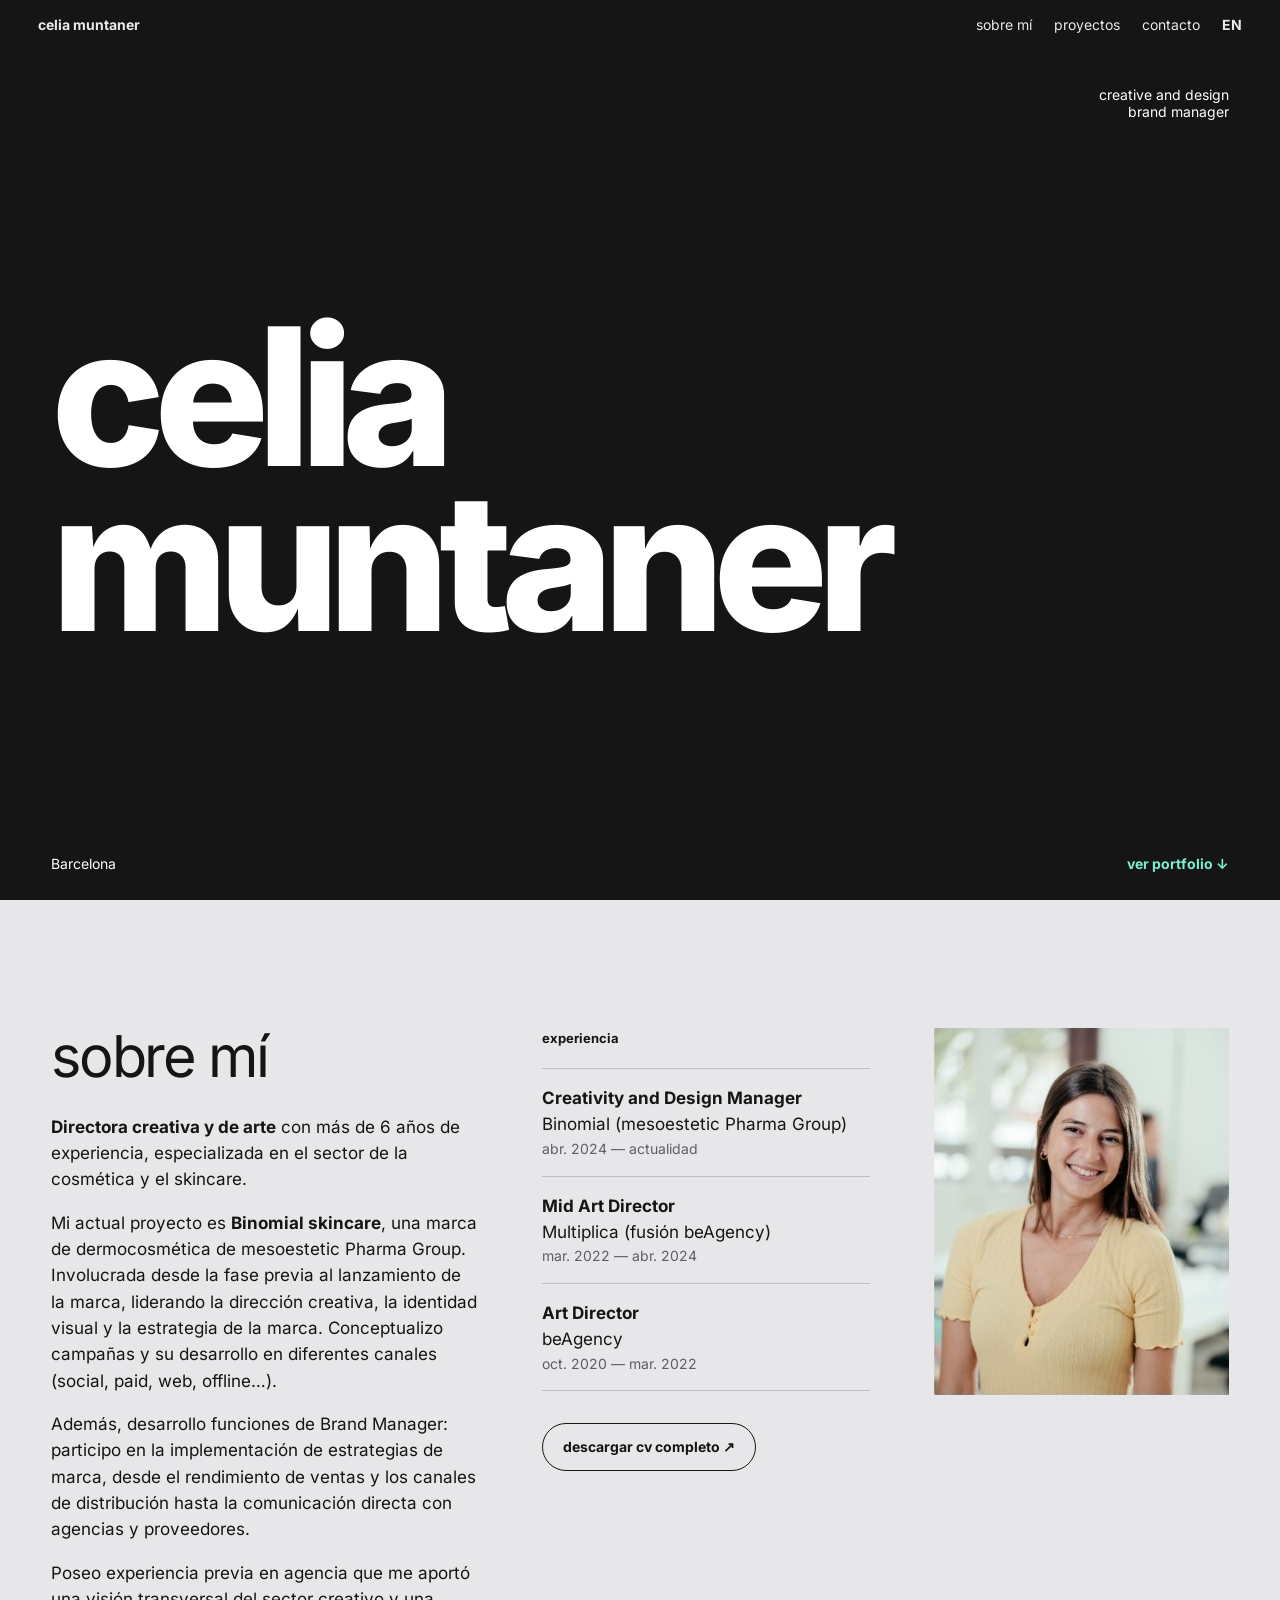
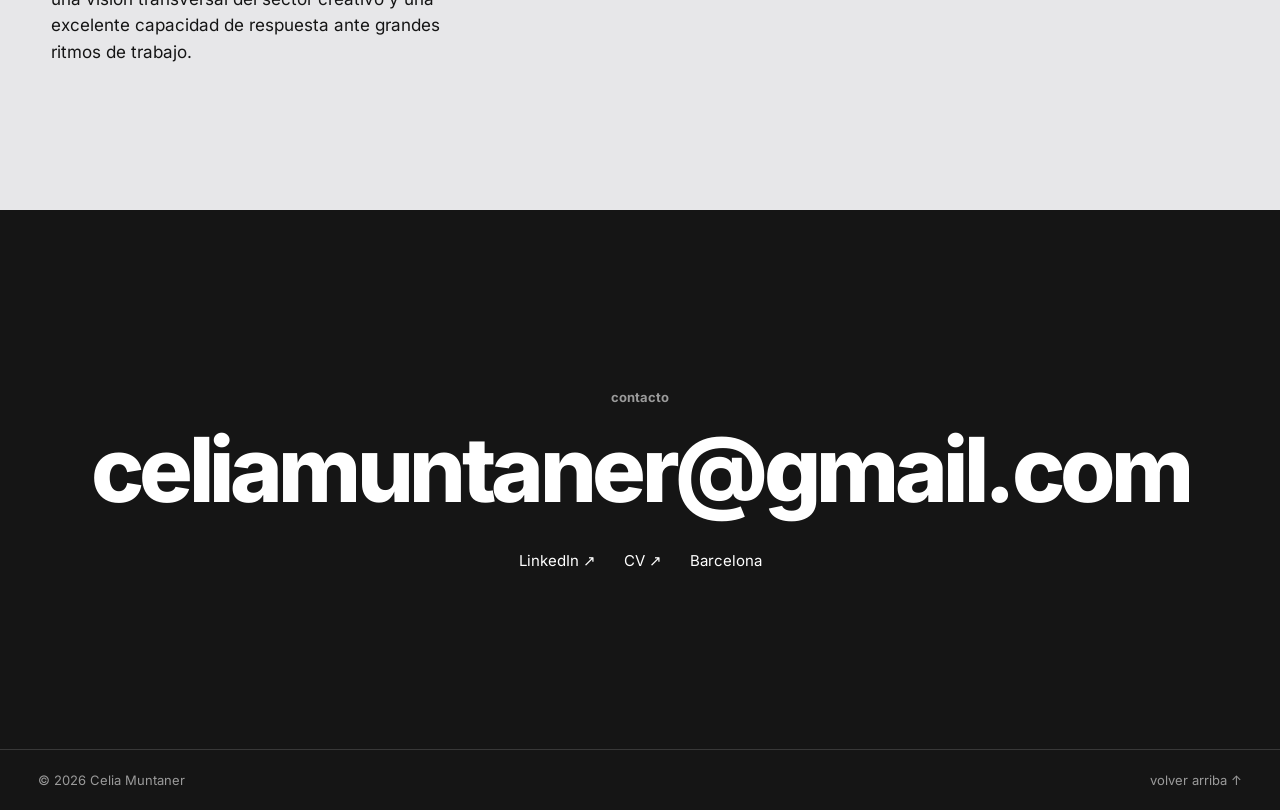
<file: template.html>
<!doctype html>
<html lang="es">
<head>
<meta charset="utf-8">
<meta name="viewport" content="width=device-width, initial-scale=1">
<title>celia muntaner — portfolio</title>
<meta name="description" content="Portfolio de Celia Muntaner, directora creativa y de arte especializada en branding de cosmética y skincare. Barcelona.">
<link rel="canonical" href="https://carero2.github.io/celia-portfolio/">
<link rel="alternate" hreflang="es" href="https://carero2.github.io/celia-portfolio/">
<link rel="alternate" hreflang="en" href="https://carero2.github.io/celia-portfolio/en.html">
<meta property="og:type" content="website">
<meta property="og:site_name" content="celia muntaner">
<meta property="og:locale" content="es_ES">
<meta property="og:url" content="https://carero2.github.io/celia-portfolio/">
<meta property="og:title" content="celia muntaner — portfolio">
<meta property="og:description" content="Directora creativa y de arte especializada en branding de cosmética y skincare. Barcelona.">
<meta property="og:image" content="https://carero2.github.io/celia-portfolio/og-image.jpg">
<meta property="og:image:width" content="1200">
<meta property="og:image:height" content="630">
<meta property="og:image:alt" content="celia muntaner — directora creativa y de arte">
<meta name="twitter:card" content="summary_large_image">
<meta name="theme-color" content="#151515">
<link rel="icon" type="image/png" href="favicon.png">
<link rel="apple-touch-icon" href="favicon.png">
<style>
  @font-face{font-family:"Inter";font-style:normal;font-weight:300;font-display:swap;src:url(fonts/inter-latin-300-normal.woff2) format("woff2")}
  @font-face{font-family:"Inter";font-style:normal;font-weight:400;font-display:swap;src:url(fonts/inter-latin-400-normal.woff2) format("woff2")}
  @font-face{font-family:"Inter";font-style:normal;font-weight:700;font-display:swap;src:url(fonts/inter-latin-700-normal.woff2) format("woff2")}
  @font-face{font-family:"Inter";font-style:normal;font-weight:800;font-display:swap;src:url(fonts/inter-latin-800-normal.woff2) format("woff2")}
    :root { --ink:#151515; --font:"Inter","Helvetica Neue",Helvetica,Arial,sans-serif; }
  * { box-sizing:border-box; }
  html { scroll-behavior:smooth; }
  body { margin:0; background:#151515; font-family:var(--font); -webkit-font-smoothing:antialiased; }
  a { color:inherit; }
  b { font-weight:700; }

  /* one Canva page = one slide, 1920x1080 geometry scaled with container units */
  .slide { background:var(--bg); }
  .stage { position:relative; width:100%; aspect-ratio:16/9; margin:0 auto;
           overflow:hidden; container-type:inline-size; }
  .media, .layer { position:absolute; inset:0; container-type:inline-size; }
  .layer { pointer-events:none; }
  .layer > * { pointer-events:auto; }
  .bgm { position:absolute; inset:0; width:100%; height:100%; object-fit:cover; display:block; }
  .embed { position:absolute; }
  .embed iframe { width:100%; height:100%; border:0; display:block; }

  .t { position:absolute; margin:0; font-size:calc(var(--fs) * 1cqw / 19.2);
       hyphens:manual; overflow-wrap:normal; white-space:normal; }
  .t a { text-underline-offset:.15em; }
  .c-title, .c-meta, .exp, .hf, .big, .h-name, .contact2 { white-space:nowrap; }
  .card { position:absolute; border-radius:calc(20cqw / 19.2); }

  /* slide 3 — index */
  .row { position:absolute; left:calc(68.84cqw / 19.2); width:calc(762.42cqw / 19.2); height:calc(83.5cqw / 19.2);
         border-top:calc(3cqw / 19.2) solid #fff; text-decoration:none; display:block; }
  .rn { position:absolute; left:0; font-size:calc(22.158cqw / 19.2); font-weight:700; line-height:1.04; letter-spacing:-.025em;
        margin-top:calc(-3cqw / 19.2); }
  .rl { position:absolute; left:calc(67.69cqw / 19.2); width:calc(694.73cqw / 19.2); text-align:right;
        font-size:calc(58.033cqw / 19.2); font-weight:400; line-height:1.04; letter-spacing:-.09em; margin-top:calc(-3cqw / 19.2); }
  a.row .rl { transition:opacity .2s; }
  a.row:hover .rl { opacity:.7; }

  /* sound toggle for the videos that have audio */
  .snd { position:absolute; right:calc(24cqw / 19.2); bottom:calc(24cqw / 19.2); z-index:3;
         font:600 12px/1 var(--font); letter-spacing:.02em; color:#fff; background:rgba(21,21,21,.55);
         border:1px solid rgba(255,255,255,.35); border-radius:999px; padding:8px 12px; cursor:pointer;
         backdrop-filter:blur(6px); }
  .snd .off { display:none; }
  .snd[aria-pressed="true"] .on { display:none; }
  .snd[aria-pressed="true"] .off { display:inline; }
  .snd:focus-visible { outline:2px solid #79efcf; outline-offset:2px; }


  /* site header + footer */
  .site-head { position:fixed; inset:0 0 auto 0; z-index:20; display:flex; justify-content:space-between; align-items:center;
               padding:16px clamp(16px,3vw,40px); color:#fff; mix-blend-mode:difference; font-size:14px; font-weight:700; }
  .site-head a { text-decoration:none; }
  .site-head nav { display:flex; gap:22px; font-weight:400; }
  .site-head .lang { font-weight:700; }
  .site-head nav a:hover { text-decoration:underline; text-underline-offset:4px; }
  .site-foot { display:flex; justify-content:space-between; gap:16px; flex-wrap:wrap; padding:22px clamp(16px,3vw,40px);
               background:#151515; color:#9a9a9a; font-size:13px; border-top:1px solid rgba(255,255,255,.15); }
  .site-foot a { text-decoration:none; } .site-foot a:hover { color:#79efcf; }
  html { scroll-padding-top:0; }

  /* minimise text cards: only a "+" remains, moved to the slide corner */
  .fold { position:absolute; left:var(--ox); top:var(--oy); width:calc(32cqw / 19.2); height:calc(32cqw / 19.2); min-width:20px; min-height:20px;
          padding:0; border:0; background:none; color:var(--fc); cursor:pointer; z-index:5; font:300 calc(34cqw / 19.2)/1 var(--font);
          display:grid; place-items:center; }
  .fold::before { content:"–"; }
  .fold.min::before { content:"+"; }
  .fold.min { color:#fff; text-shadow:0 0 6px rgba(0,0,0,.55); font-size:max(22px, calc(44cqw / 19.2)); }
  .fold.min.c-tl { left:calc(24cqw / 19.2); top:calc(20cqw / 19.2); }
  .fold.min.c-tr { left:auto; right:calc(24cqw / 19.2); top:calc(20cqw / 19.2); }
  .fold.min.c-bl { left:calc(24cqw / 19.2); top:auto; bottom:calc(20cqw / 19.2); }
  .fold.min.c-br { left:auto; right:calc(24cqw / 19.2); top:auto; bottom:calc(20cqw / 19.2); }
  .card { transition:opacity .25s; }
  .card.is-min { opacity:0; pointer-events:none; }
  .fold:focus-visible { outline:2px solid #79efcf; outline-offset:2px; }

  /* fullscreen */
  .fsb { position:absolute; left:calc(24cqw / 19.2); bottom:calc(24cqw / 19.2); z-index:4; width:34px; height:34px; border-radius:50%;
         border:1px solid rgba(255,255,255,.45); background:rgba(21,21,21,.45); cursor:pointer; opacity:0; transition:opacity .2s;
         background-image:url("data:image/svg+xml,%3Csvg xmlns='http://www.w3.org/2000/svg' viewBox='0 0 24 24' fill='none' stroke='white' stroke-width='2'%3E%3Cpath d='M4 9V4h5M20 9V4h-5M4 15v5h5M20 15v5h-5'/%3E%3C/svg%3E");
         background-size:16px; background-repeat:no-repeat; background-position:center; }
  .slide:hover .fsb, .fsb:focus-visible { opacity:1; }
  .slide:fullscreen { display:flex; align-items:center; justify-content:center; background:var(--bg); }
  .slide:fullscreen .stage { width:min(100vw, calc(100vh * 16 / 9)); }


  /* ---- restored website top / about / contact (first version) ---- */
  .wrap { max-width:1440px; margin:0 auto; padding:0 clamp(16px,4vw,56px); }
  .label { font-size:13px; font-weight:600; margin:0 0 20px; }
  .h2 { font-size:clamp(34px,4.5vw,60px); font-weight:500; letter-spacing:-.04em; line-height:1; margin:0 0 28px; }
  .btn { display:inline-block; margin-top:12px; padding:12px 20px; border:1px solid currentColor; border-radius:999px;
         font-size:14px; font-weight:600; text-decoration:none; transition:background .2s,color .2s; }
  .btn:hover { background:#151515; color:#e7e7e9; }
  .hero { min-height:100svh; display:flex; flex-direction:column; justify-content:center; position:relative;
          padding:90px clamp(16px,4vw,56px) 32px; background:#151515; color:#fff; }
  .hero__role { position:absolute; top:86px; right:clamp(16px,4vw,56px); text-align:right; font-size:14px; margin:0; }
  .hero__title { font-size:clamp(64px,15vw,240px); font-weight:800; letter-spacing:-.06em; line-height:.86; margin:0; }
  .hero__foot { position:absolute; left:clamp(16px,4vw,56px); right:clamp(16px,4vw,56px); bottom:28px;
                display:flex; justify-content:space-between; font-size:14px; }
  .hero__cta { color:#79efcf; text-decoration:none; font-weight:600; }
  .about { padding:clamp(72px,10vw,140px) 0; background:#e7e7e9; color:#151515; font-size:17px; line-height:1.55; }
  .about p { margin:0 0 1em; }
  .about__grid { display:grid; gap:clamp(32px,5vw,72px); grid-template-columns:1.3fr 1fr .9fr; align-items:start; }
  .about__bio p { max-width:58ch; }
  .exp-list { list-style:none; padding:0; margin:0 0 20px; }
  .exp-list li { display:grid; padding:16px 0; border-top:1px solid rgba(0,0,0,.18); }
  .exp-list li:last-child { border-bottom:1px solid rgba(0,0,0,.18); }
  .exp-list .r { font-weight:700; } .exp-list .d { color:#5f5f63; font-size:14px; }
  .about__photo { margin:0; aspect-ratio:391.47/487.23; width:100%; background:#cfcfd2 url("images/2.jpg") no-repeat;
                  background-size:490.46% auto; background-position:92.94% 43.03%; }
  .contact { padding:clamp(96px,14vw,200px) 0; text-align:center; background:#151515; color:#fff; }
  .contact .label { color:#9a9a9a; }
  .contact__mail { display:inline-block; font-size:clamp(28px,7vw,104px); font-weight:800; letter-spacing:-.05em; line-height:1;
                   text-decoration:none; word-break:break-word; }
  .contact__mail:hover { color:#79efcf; }
  .contact__links { margin-top:36px; display:flex; gap:28px; justify-content:center; flex-wrap:wrap; font-size:15px; }
  .contact__links a { text-decoration:none; } .contact__links a:hover { color:#79efcf; }
  @media (max-width:1000px) { .about__grid { grid-template-columns:1fr 1fr; } .about__bio { grid-column:1/-1; } }
  @media (max-width:640px) { .about__grid { grid-template-columns:1fr; } .about__photo { max-width:360px; }
                             .hero__role { top:70px; } .site-head .home { display:none; } }

  /* back to top */
  .to-top { position:fixed; right:clamp(14px,2vw,28px); bottom:clamp(14px,2vw,28px); z-index:30; width:40px; height:40px;
            border-radius:50%; border:1px solid rgba(255,255,255,.4); background:rgba(21,21,21,.6); color:#fff; cursor:pointer;
            display:grid; place-items:center; font:400 18px/1 var(--font); backdrop-filter:blur(6px);
            opacity:0; transform:translateY(8px); pointer-events:none; transition:opacity .25s, transform .25s; }
  .to-top.show { opacity:1; transform:none; pointer-events:auto; }
  .to-top:hover { background:#79efcf; color:#151515; border-color:#79efcf; }

  /* phones: keep each slide's media exactly as in Canva, text flows below it at a readable size */
  @media (max-width: 700px) {
    .stage { width:100%; aspect-ratio:auto; overflow:visible; }
    .media { position:relative; inset:auto; aspect-ratio:16/9; overflow:hidden; }
    .k-none .media { display:none; }
    .layer { position:relative; inset:auto; padding:20px 16px 28px; display:flex; flex-direction:column; gap:10px; }
    .k-none .layer { padding:32px 16px 36px; min-height:auto; }
    .t { position:static; width:auto !important; font-size:max(13px, calc(var(--fs) * .56px)); }
    .t.big { font-size:15vw; margin:24px 0; }
    .t.big-mail { font-size:7.4vw; }
    .t.h-name { font-size:36px; }
    .t.bio, .layer > .t[style*="justify"] { text-align:left !important; }
    .c-title, .exp, .hf, .h-name { white-space:normal; }
    .t.star { display:none; }
    .card { position:static; width:auto !important; height:auto !important; border-radius:12px;
            padding:18px 18px 16px; display:flex; flex-wrap:wrap; gap:10px 0; }
    .card .t { width:100% !important; }
    .card .c-desc { text-align:left !important; }
    .card .c-meta { width:50% !important; }
    .snd { right:10px; bottom:10px; }
    .fold, .fsb { display:none; }
    .card.is-min { opacity:1; pointer-events:auto; }
    .site-head { font-size:13px; } .site-head nav { gap:14px; }
    .row { position:static; width:auto; height:auto; display:flex; justify-content:space-between; align-items:baseline;
           gap:12px; padding:8px 0; border-top-width:2px; }
    .rn, .rl { position:static; margin:0; width:auto; }
    .rn { font-size:12px; }
    .rl { font-size:clamp(22px, 7.5vw, 34px); }
    .has-mcrop .media { aspect-ratio:calc(var(--mc-w) / var(--mc-h)); width:58%; margin:24px auto 0; }
    .has-mcrop .bgm { inset:auto; width:calc(1920 / var(--mc-w) * 100%); height:auto; max-width:none;
                      left:calc(var(--mc-x) / var(--mc-w) * -100%); top:calc(var(--mc-y) / var(--mc-h) * -100%); object-fit:fill; }
  }
</style>
</head>
<body>
<header class="site-head"><a class="home" href="#top">celia muntaner</a><nav aria-label="Principal"><a href="#sobre-mi">sobre mí</a><a href="#s3">proyectos</a><a href="#contacto">contacto</a><a class="lang" href="en.html" lang="en">EN</a></nav></header>
<main id="top">
<section class="hero">
  <p class="hero__role">creative and design<br>brand manager</p>
  <h1 class="hero__title">celia<br>muntaner</h1>
  <div class="hero__foot"><span>Barcelona</span><a href="#s3" class="hero__cta">ver portfolio ↓</a></div>
</section>
<section id="sobre-mi" class="about">
  <div class="wrap about__grid">
    <div class="about__bio">
      <h2 class="h2">sobre mí</h2>
      <p><strong>Directora creativa y de arte</strong> con más de 6 años de experiencia, especializada en el sector de la cosmética y el skincare.</p>
      <p>Mi actual proyecto es <strong>Binomial skincare</strong>, una marca de dermocosmética de mesoestetic Pharma Group. Involucrada desde la fase previa al lanzamiento de la marca, liderando la dirección creativa, la identidad visual y la estrategia de la marca. Conceptualizo campañas y su desarrollo en diferentes canales (social, paid, web, offline…).</p>
      <p>Además, desarrollo funciones de Brand Manager: participo en la implementación de estrategias de marca, desde el rendimiento de ventas y los canales de distribución hasta la comunicación directa con agencias y proveedores.</p>
      <p>Poseo experiencia previa en agencia que me aportó una visión transversal del sector creativo y una excelente capacidad de respuesta ante grandes ritmos de trabajo.</p>
    </div>
    <div>
      <h3 class="label">experiencia</h3>
      <ol class="exp-list">
        <li><span class="r">Creativity and Design Manager</span><span>Binomial (mesoestetic Pharma Group)</span><span class="d">abr. 2024 — actualidad</span></li>
        <li><span class="r">Mid Art Director</span><span>Multiplica (fusión beAgency)</span><span class="d">mar. 2022 — abr. 2024</span></li>
        <li><span class="r">Art Director</span><span>beAgency</span><span class="d">oct. 2020 — mar. 2022</span></li>
      </ol>
      <a class="btn" href="celia-muntaner-cv.pdf" target="_blank" rel="noopener">descargar cv completo ↗</a>
    </div>
    <figure class="about__photo" role="img" aria-label="Retrato de Celia Muntaner"></figure>
  </div>
</section>
<!--SLIDES-->
<section id="contacto" class="contact">
  <div class="wrap">
    <p class="label">contacto</p>
    <a class="contact__mail" href="mailto:celiamuntaner@gmail.com">celiamuntaner@gmail.com</a>
    <div class="contact__links"><a href="https://www.linkedin.com/in/celiamuntaner/" target="_blank" rel="noopener">LinkedIn ↗</a><a href="celia-muntaner-cv.pdf" target="_blank" rel="noopener">CV ↗</a><span>Barcelona</span></div>
  </div>
</section>
</main>
<footer class="site-foot"><span>© <span id="yr">2026</span> Celia Muntaner</span><a href="#top">volver arriba ↑</a></footer>
<button class="to-top" type="button" aria-label="Volver arriba">↑</button>
<script>
  // Videos: play silently while visible, pause when scrolled away (like a slide being shown).
  const vids = [...document.querySelectorAll('video.bgm')];
  const io = new IntersectionObserver((entries) => {
    for (const e of entries) {
      const v = e.target;
      if (e.isIntersecting) { v.preload = 'auto'; v.play().catch(() => {}); }
      else { v.pause(); }
    }
  }, { threshold: 0.35 });
  vids.forEach(v => io.observe(v));

  // Sound toggle (only on videos that have audio): one video with sound at a time.
  document.querySelectorAll('.snd').forEach(btn => {
    const v = btn.parentElement.querySelector('video');
    btn.addEventListener('click', () => {
      const on = v.muted;
      document.querySelectorAll('.snd').forEach(b => {
        const o = b.parentElement.querySelector('video'); o.muted = true; b.setAttribute('aria-pressed', 'false');
        b.setAttribute('aria-label', 'Activar sonido');
      });
      if (on) { v.muted = false; v.play().catch(() => {}); btn.setAttribute('aria-pressed', 'true'); btn.setAttribute('aria-label', 'Silenciar'); }
    });
  });

  document.getElementById('yr').textContent = new Date().getFullYear();
  // minimise / restore text cards
  document.querySelectorAll('.fold').forEach(b => b.addEventListener('click', () => {
    const c = b.previousElementSibling, min = !b.classList.contains('min');
    b.classList.toggle('min', min); c.classList.toggle('is-min', min);
    b.setAttribute('aria-expanded', String(!min)); b.setAttribute('aria-label', min ? 'Mostrar texto' : 'Minimizar texto');
  }));
  // fullscreen per slide
  document.querySelectorAll('.fsb').forEach(b => b.addEventListener('click', () => {
    const s = b.closest('.slide');
    if (document.fullscreenElement) document.exitFullscreen(); else (s.requestFullscreen || s.webkitRequestFullscreen)?.call(s);
  }));
  const tt = document.querySelector('.to-top');
  addEventListener('scroll', () => tt.classList.toggle('show', scrollY > innerHeight * .8), { passive:true });
  tt.addEventListener('click', () => scrollTo({ top:0, behavior:'smooth' }));
</script>
</body>
</html>
</file>
